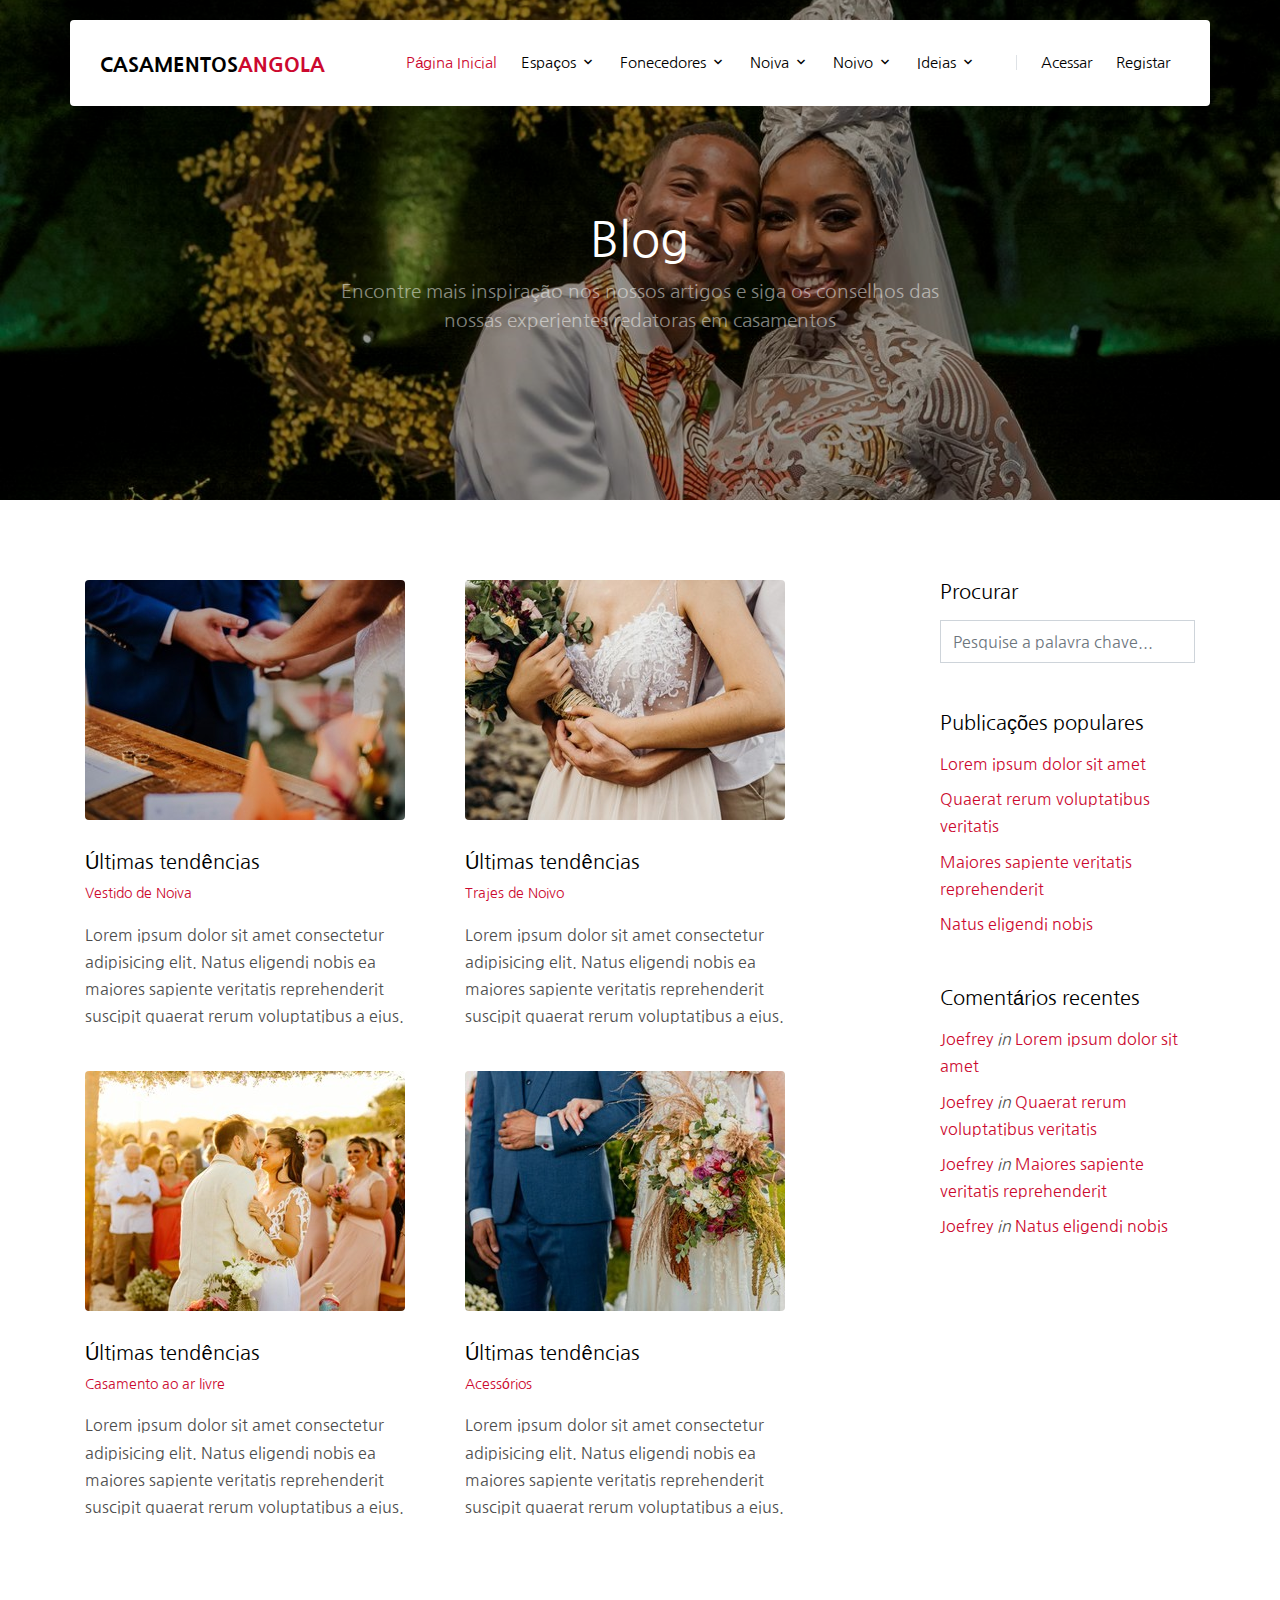
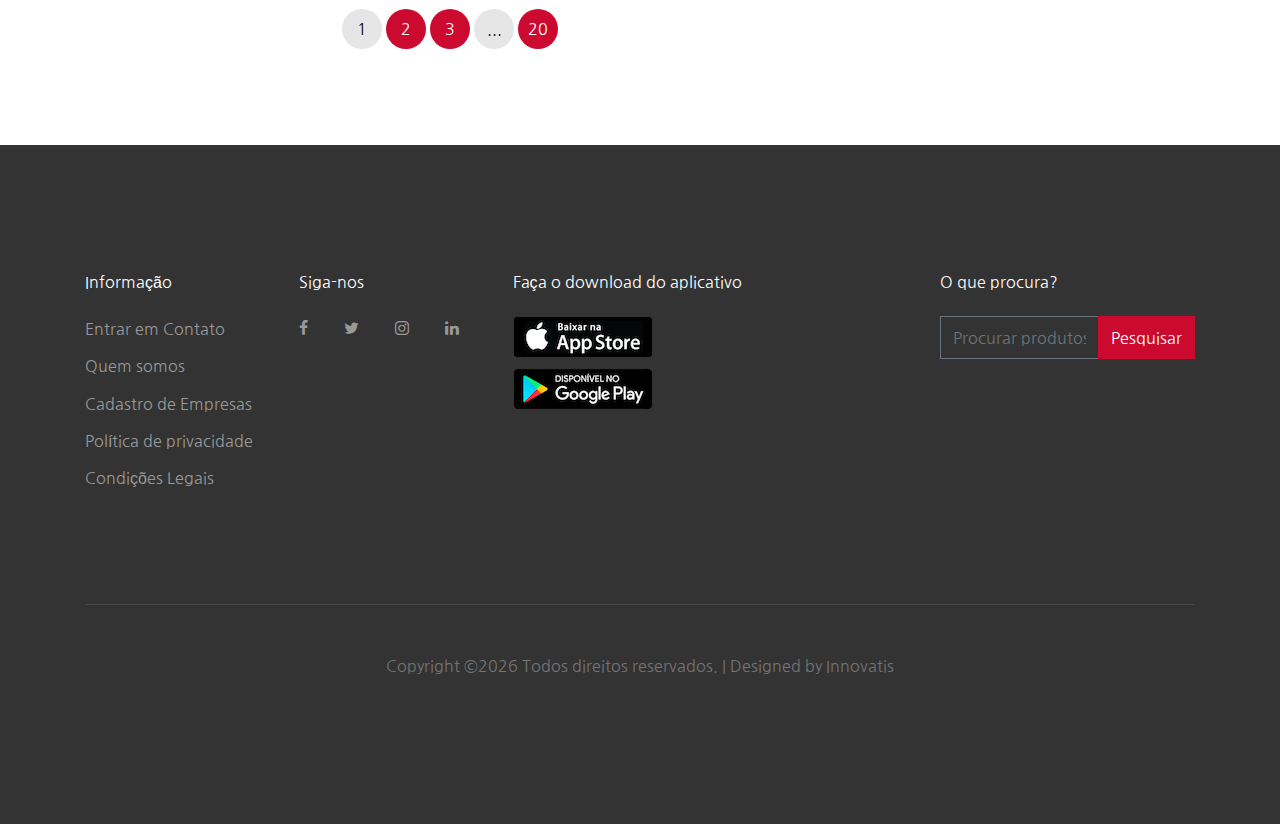
<file: blog.html>
<!DOCTYPE html>
<html lang="en">
  <head>
    <title>Casamentos Angola</title>
    <meta charset="utf-8">
    <meta name="viewport" content="width=device-width, initial-scale=1, shrink-to-fit=no">

    <link href="https://fonts.googleapis.com/css?family=Nanum+Gothic:400,700,800" rel="stylesheet">
    <link rel="stylesheet" href="fonts/icomoon/style.css">

    <link rel="stylesheet" href="css/bootstrap.min.css">
    <link rel="stylesheet" href="css/magnific-popup.css">
    <link rel="stylesheet" href="css/jquery-ui.css">
    <link rel="stylesheet" href="css/owl.carousel.min.css">
    <link rel="stylesheet" href="css/owl.theme.default.min.css">

    <link rel="stylesheet" href="css/bootstrap-datepicker.css">

    <link rel="stylesheet" href="fonts/flaticon/font/flaticon.css">

    <link rel="stylesheet" href="css/aos.css">
    <link rel="stylesheet" href="css/rangeslider.css">

    <link rel="stylesheet" href="css/style.css">
    
  </head>
  <body>
  
  <div class="site-wrap">

    <div class="site-mobile-menu">
      <div class="site-mobile-menu-header">
        <div class="site-mobile-menu-close mt-3">
          <span class="icon-close2 js-menu-toggle"></span>
        </div>
      </div>
      <div class="site-mobile-menu-body"></div>
    </div>
    
    <header class="site-navbar container py-0 bg-white" role="banner">

      <!-- <div class="container"> -->
        <div class="row align-items-center">
          
          <div class="col-6 col-xl-2">
            <h1 class="mb-0 site-logo"><a href="index.html" class="text-black mb-0">Casamentos<span class="text-primary">Angola</span>  </a></h1>
          </div>
          <div class="col-12 col-md-10 d-none d-xl-block">
            <nav class="site-navigation position-relative text-right" role="navigation">

              
              <ul class="site-menu js-clone-nav mr-auto d-none d-lg-block">
                <li class="active"><a href="index.html">Página Inicial</a></li>
                
                  
                  <li class="has-children">
                  <a href="#">Espaços</a>
                  <ul class="dropdown">
                    <li><a href="#">Fazenda </a></li>
                    <li><a href="#">Chácara </a></li>
                    <li><a href="#">Restaurante </a></li>
                    <li><a href="#">Salão </a></li>
                    <li><a href="#">Casa para casamento</a></li>
                    <li><a href="#">Casamentos na praia</a></li>
                    <li><a href="#">PROMOÇÕES</a></li>                   
                  </ul>
                </li>
                  
                  
                  
                  <li class="has-children">
                  <a href="listagens.html">Fonecedores</a>
                  <ul class="dropdown">
                    <li><a href="#">Convites </a></li>
                    <li><a href="#">Lembranças </a></li>
                    <li><a href="#">Mesas e cadeiras </a></li>
                    <li><a href="#">Fotografia/filmagem </a></li>
                    <li><a href="#">Salão </a></li>
                    <li><a href="#">Casamentos na praia</a></li>
                    <li><a href="#">Música/animação</a></li>
                    <li><a href="#">Carros</a></li>
                    <li><a href="#">Decoração</a></li>
                    <li><a href="#">Tendas</a></li>
                    <li><a href="#">Florista</a></li>
                    <li><a href="#">Cerimonialista</a></li>
                    <li><a href="#">Lua de mel</a></li>
                    <li><a href="#">Bolo/doces/salgados</a></li>
                    <li><a href="#">Bebidas</a></li>
                    <li><a href="#">Celebrante</a></li>
                    <li><a href="#">PROMOÇÕES</a></li>                   
                  </ul>
                </li>
                  
                  
                  
                      
                  <li class="has-children">
                  <a href="#">Noiva</a>
                  <ul class="dropdown">
                    <li><a href="#">Atelier</a></li>
                    <li><a href="#">Loja de roupa</a></li>
                    <li><a href="#">Aluguer de roupa</a></li>
                    <li><a href="#">Assessórios</a></li>
                    <li><a href="#">Aliança</a></li>
                    <li><a href="#">Beleza</a></li>
                    <li><a href="#">Roupa para festa</a></li>
                    <li><a href="#">Trajes para madrinha</a></li>
                    <li><a href="#">PROMOÇÕES</a></li>                   
                  </ul>
                </li>
                  
                  
                  
                    <li class="has-children">
                  <a href="#">Noivo</a>
                  <ul class="dropdown">
                    <li><a href="#">Atelier</a></li>
                    <li><a href="#">Loja de roupa</a></li>
                    <li><a href="#">Aluguer de roupa</a></li>
                    <li><a href="#">Assessórios</a></li>
                    <li><a href="#">Aliança</a></li>
                    <li><a href="#">Cuidado masculino</a></li>
                    <li><a href="#">Roupa para festa</a></li>
                    <li><a href="#">Trajes para padrinho</a></li>
                    <li><a href="#">PROMOÇÕES</a></li>                   
                  </ul>
                </li>
                  
                  
                  
                  
                         <li class="has-children">
                  <a href="#">Ideias</a>
                  <ul class="dropdown">
                    <li><a href="#">Antes do casamento</a></li>
                    <li><a href="#">A cerimônia do casamento</a></li>
                    <li><a href="#">A recepção</a></li>
                    <li><a href="#">Os serviços para seu casamento</a></li>
                    <li><a href="#">Moda nupcial</a></li>
                    <li><a href="#">Beleza e saúde</a></li>
                    <li><a href="#">Lua de mel</a></li>
                    <li><a href="#">Depois do casamento</a></li>
                 </ul>
                </li>
                  
                  
             
                  
                 
                <li class="ml-xl-3 login"><a href="login.html"><span class="border-left pl-xl-4"></span>Acessar</a></li>
                <li><a href="registar.html">Registar</a></li>
             
              </ul>
            </nav>
          </div>


          <div class="d-inline-block d-xl-none ml-auto py-3 col-6 text-right" style="position: relative; top: 3px;">
            <a href="#" class="site-menu-toggle js-menu-toggle text-black"><span class="icon-menu h3"></span></a>
          </div>

        </div>
      <!-- </div> -->
      
    </header>

  
    
    <div class="site-blocks-cover inner-page-cover overlay" style="background-image: url(images/img12.jpg);" data-aos="fade" data-stellar-background-ratio="0.5">
      <div class="container">
        <div class="row align-items-center justify-content-center text-center">

          <div class="col-md-10" data-aos="fade-up" data-aos-delay="400">
            
            
            <div class="row justify-content-center mt-5">
              <div class="col-md-8 text-center">
                <h1>Blog</h1>
                <p class="mb-0">Encontre mais inspiração nos nossos artigos e siga os conselhos das nossas experientes redatoras em casamentos</p>
              </div>
            </div>

            
          </div>
        </div>
      </div>
    </div>  

    <div class="site-section">
      <div class="container">
        <div class="row">

          <div class="col-md-8">

            <div class="row mb-3 align-items-stretch">

              <div class="col-md-6 col-lg-6 mb-4 mb-lg-4">
                <div class="h-entry">
                  <img src="images/t10_1655167.jpg" alt="Image" class="img-fluid rounded">
                  <h2 class="font-size-regular"><a href="#" class="text-black">Últimas tendências</a></h2>
                  <div class="meta mb-3"><a href="#">Vestido de Noiva</a></div>
                  <p>Lorem ipsum dolor sit amet consectetur adipisicing elit. Natus eligendi nobis ea maiores sapiente veritatis reprehenderit suscipit quaerat rerum voluptatibus a eius.</p>
                </div> 
              </div>
              <div class="col-md-6 col-lg-6 mb-4 mb-lg-4">
                <div class="h-entry">
                  <img src="images/t10_1851866.jpg" alt="Image" class="img-fluid rounded">
                  <h2 class="font-size-regular"><a href="#" class="text-black">Últimas tendências</a></h2>
                  <div class="meta mb-3"> <a href="#">Trajes de Noivo</a></div>
                  <p>Lorem ipsum dolor sit amet consectetur adipisicing elit. Natus eligendi nobis ea maiores sapiente veritatis reprehenderit suscipit quaerat rerum voluptatibus a eius.</p>
                </div> 
              </div>
              <div class="col-md-6 col-lg-6 mb-4 mb-lg-4">
                <div class="h-entry">
                  <img src="images/t10_1949661.jpg" alt="Image" class="img-fluid rounded">
                  <h2 class="font-size-regular"><a href="#" class="text-black">Últimas tendências</a></h2>
                  <div class="meta mb-3"> <a href="#">Casamento ao ar livre</a></div>
                  <p>Lorem ipsum dolor sit amet consectetur adipisicing elit. Natus eligendi nobis ea maiores sapiente veritatis reprehenderit suscipit quaerat rerum voluptatibus a eius.</p>
                </div>
              </div>


              <div class="col-md-6 col-lg-6 mb-4 mb-lg-4">
                <div class="h-entry">
                  <img src="images/t10_1943935.jpg" alt="Image" class="img-fluid rounded">
                  <h2 class="font-size-regular"><a href="#" class="text-black">Últimas tendências</a></h2>
                  <div class="meta mb-3"><a href="#">Acessórios</a></div>
                  <p>Lorem ipsum dolor sit amet consectetur adipisicing elit. Natus eligendi nobis ea maiores sapiente veritatis reprehenderit suscipit quaerat rerum voluptatibus a eius.</p>
                </div> 
              </div>
              

              
            </div>


            <div class="col-12 text-center mt-5">
              <p class="custom-pagination">
                <span>1</span>
                <a href="#">2</a>
                <a href="#">3</a>
                <span>...</span>
                <a href="#">20</a>
              </p>
            </div>
          </div>

          <div class="col-md-3 ml-auto">
            <div class="mb-5">
              <h3 class="h5 text-black mb-3">Procurar</h3>
              <form action="#" method="post">
                <div class="form-group d-flex">
                  <input type="text" class="form-control" placeholder="Pesquise a palavra chave...">
                </div>
              </form>
            </div>

            <div class="mb-5">
              <h3 class="h5 text-black mb-3">Publicações populares</h3>
              <ul class="list-unstyled">
                <li class="mb-2"><a href="#">Lorem ipsum dolor sit amet</a></li>
                <li class="mb-2"><a href="#">Quaerat rerum voluptatibus veritatis</a></li>
                <li class="mb-2"><a href="#">Maiores sapiente veritatis reprehenderit</a></li>
                <li class="mb-2"><a href="#">Natus eligendi nobis</a></li>
              </ul>
            </div>

            <div class="mb-5">
              <h3 class="h5 text-black mb-3">Comentários recentes</h3>
              <ul class="list-unstyled">
                <li class="mb-2"><a href="#">Joefrey</a> <em>in</em> <a href="#">Lorem ipsum dolor sit amet</a></li>
                <li class="mb-2"><a href="#">Joefrey</a> <em>in</em> <a href="#">Quaerat rerum voluptatibus veritatis</a></li>
                <li class="mb-2"><a href="#">Joefrey</a> <em>in</em> <a href="#">Maiores sapiente veritatis reprehenderit</a></li>
                <li class="mb-2"><a href="#">Joefrey</a> <em>in</em> <a href="#">Natus eligendi nobis</a></li>
              </ul>
            </div>

          </div>
          
        </div>
      </div>
    </div>



    
    
    <footer class="site-footer">
      <div class="container">
        <div class="row">
          <div class="col-md-9">
            <div class="row">                
              
              <div class="col-md-3">
                <h2 class="footer-heading mb-4">Informação</h2>
                <ul class="list-unstyled">
                  <li><a href="contactos.html">Entrar em Contato</a></li>
                  <li><a href="quem_somos.html">Quem somos</a></li>
                  <li><a href="#">Cadastro de Empresas</a></li>
                  <li><a href="#">Política de privacidade</a></li>
                  <li><a href="#">Condições Legais</a></li>
              </ul>
              </div>
                
                        
              <div class="col-md-3">
                <h2 class="footer-heading mb-4">Siga-nos</h2>
                <a href="#" class="pl-0 pr-3"><span class="icon-facebook"></span></a>
                <a href="#" class="pl-3 pr-3"><span class="icon-twitter"></span></a>
                <a href="#" class="pl-3 pr-3"><span class="icon-instagram"></span></a>
                <a href="#" class="pl-3 pr-3"><span class="icon-linkedin"></span></a>
              </div>
                
           
                 <div class="col-md-6">
                <h2 class="footer-heading mb-4">Faça o download do aplicativo</h2>
                  <ul class="list-unstyled">
                      
                      <li><img src="./images/appstore.png" alt="Image" class="img-fluid rounded"></li>
                      <li><img src="./images/googleplay.png" alt="Image" class="img-fluid rounded"></li>

                </ul>

              </div> 
     
            </div>
          </div>
                        
          <div class="col-md-3">
            <h2 class="footer-heading mb-4">O que procura?</h2>
            <form action="#" method="post">
              <div class="input-group mb-3">
                <input type="text" class="form-control border-secondary text-white bg-transparent" placeholder="Procurar produtos..." aria-label="Enter Email" aria-describedby="button-addon2">
                <div class="input-group-append">
                  <button class="btn btn-primary text-white" type="button" id="button-addon2">Pesquisar</button>
                </div>
              </div>
            </form>
          </div>

        </div>
        <div class="row pt-5 mt-5 text-center">
          <div class="col-md-12">
            <div class="border-top pt-5">
            <p>
            <!-- Link back to Colorlib can't be removed. Template is licensed under CC BY 3.0. -->
            Copyright &copy;<script>document.write(new Date().getFullYear());</script> Todos direitos reservados. | Designed by Innovatis
            <!-- Link back to Colorlib can't be removed. Template is licensed under CC BY 3.0. -->
            </p>
            </div>
          </div>
          
        </div>
      </div>
    </footer>
  </div>

  <script src="js/jquery-3.3.1.min.js"></script>
  <script src="js/jquery-migrate-3.0.1.min.js"></script>
  <script src="js/jquery-ui.js"></script>
  <script src="js/popper.min.js"></script>
  <script src="js/bootstrap.min.js"></script>
  <script src="js/owl.carousel.min.js"></script>
  <script src="js/jquery.stellar.min.js"></script>
  <script src="js/jquery.countdown.min.js"></script>
  <script src="js/jquery.magnific-popup.min.js"></script>
  <script src="js/bootstrap-datepicker.min.js"></script>
  <script src="js/aos.js"></script>
  <script src="js/rangeslider.min.js"></script>

  <script src="js/main.js"></script>
    
  </body>
</html>
</file>
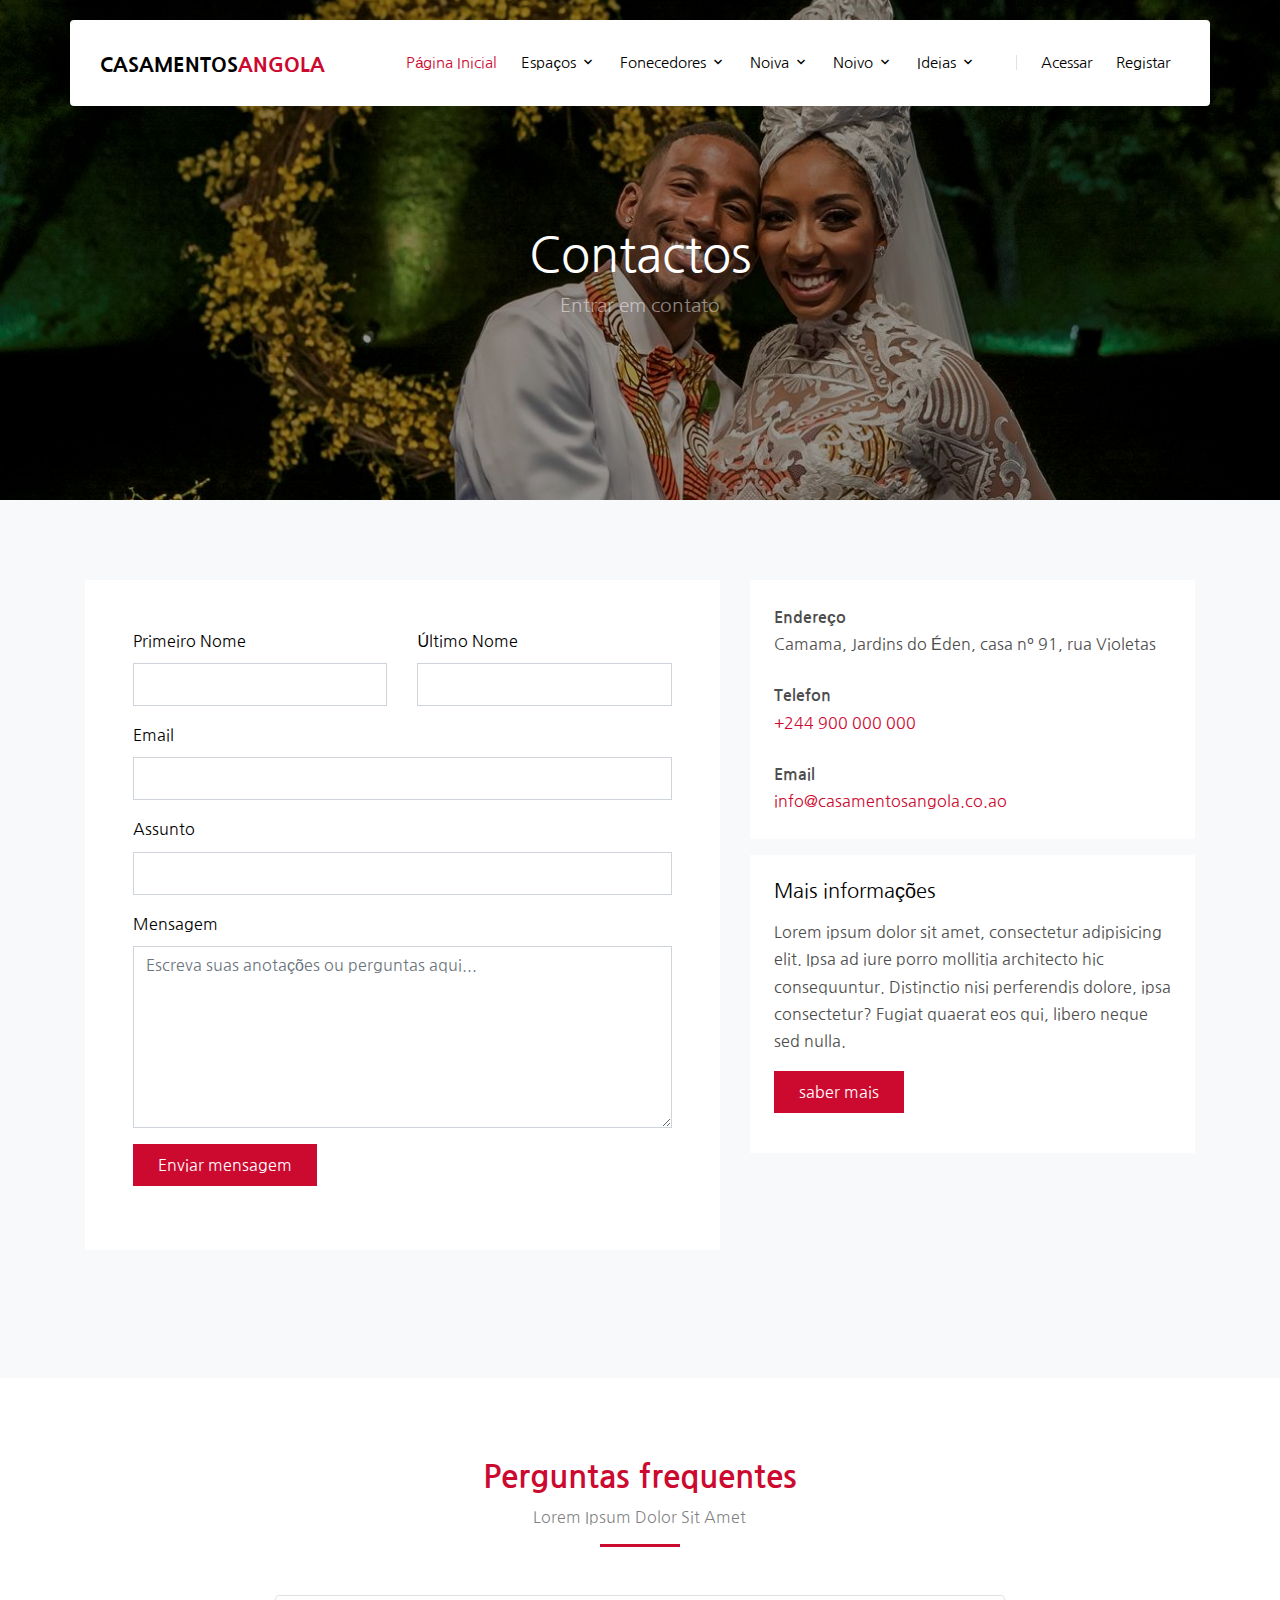
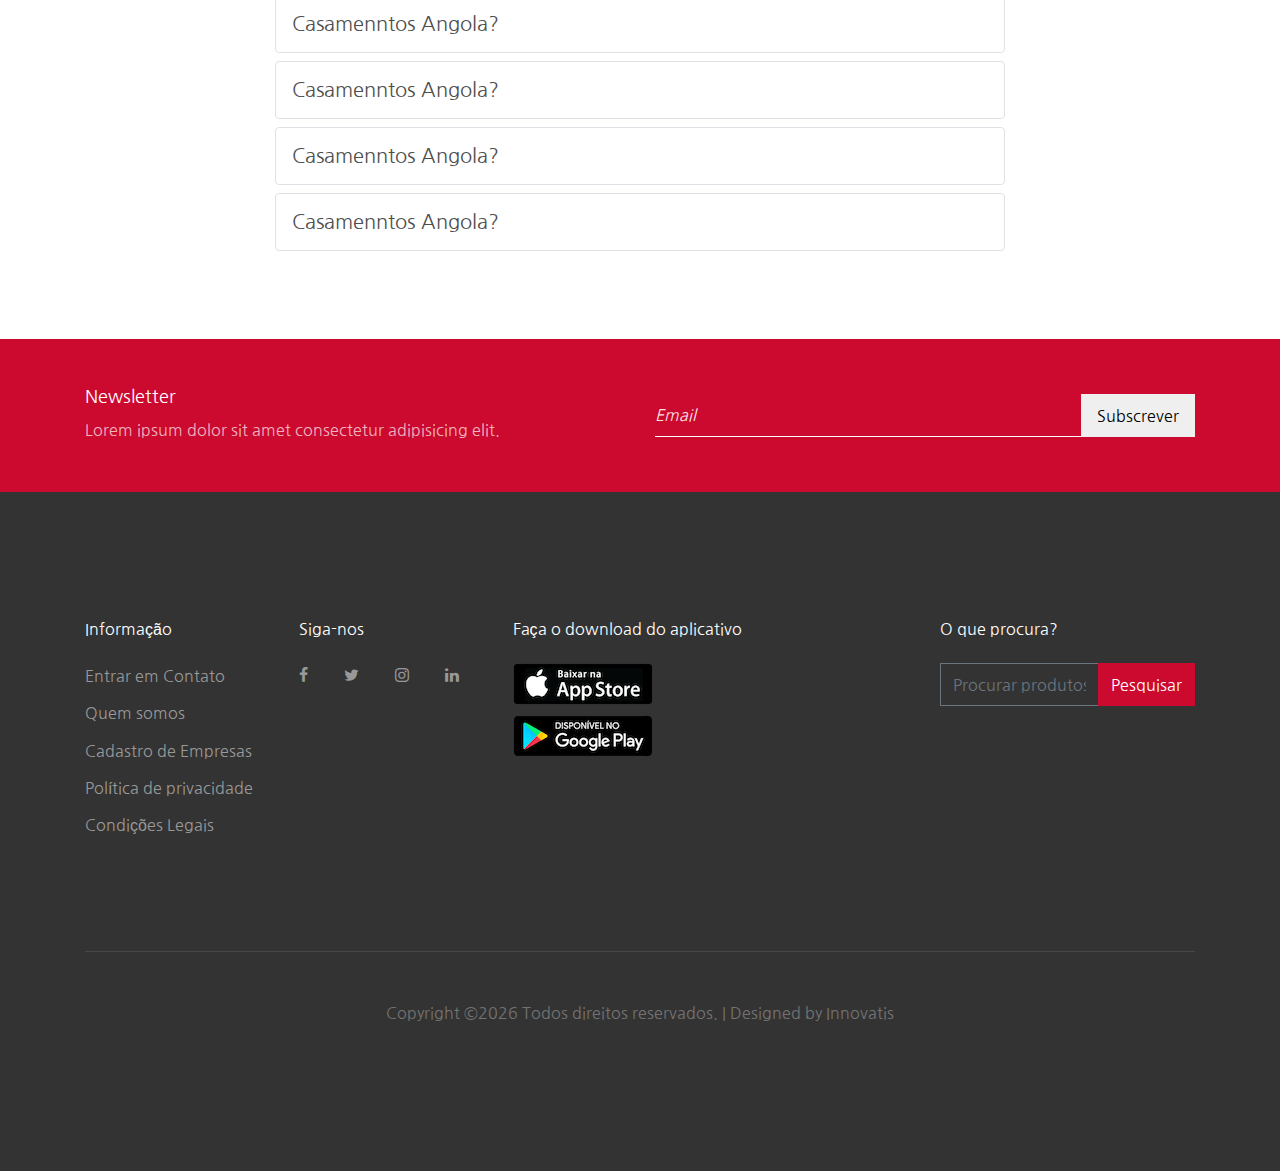
<file: contactos.html>
<!DOCTYPE html>
<html lang="en">
  <head>
    <title>Casamentos Angola</title>
    <meta charset="utf-8">
    <meta name="viewport" content="width=device-width, initial-scale=1, shrink-to-fit=no">

    <link href="https://fonts.googleapis.com/css?family=Nanum+Gothic:400,700,800" rel="stylesheet">
    <link rel="stylesheet" href="fonts/icomoon/style.css">

    <link rel="stylesheet" href="css/bootstrap.min.css">
    <link rel="stylesheet" href="css/magnific-popup.css">
    <link rel="stylesheet" href="css/jquery-ui.css">
    <link rel="stylesheet" href="css/owl.carousel.min.css">
    <link rel="stylesheet" href="css/owl.theme.default.min.css">

    <link rel="stylesheet" href="css/bootstrap-datepicker.css">

    <link rel="stylesheet" href="fonts/flaticon/font/flaticon.css">

    <link rel="stylesheet" href="css/aos.css">
    <link rel="stylesheet" href="css/rangeslider.css">

    <link rel="stylesheet" href="css/style.css">
    
  </head>
  <body>
  
  <div class="site-wrap">

    <div class="site-mobile-menu">
      <div class="site-mobile-menu-header">
        <div class="site-mobile-menu-close mt-3">
          <span class="icon-close2 js-menu-toggle"></span>
        </div>
      </div>
      <div class="site-mobile-menu-body"></div>
    </div>
    
    <header class="site-navbar container py-0 bg-white" role="banner">

      <!-- <div class="container"> -->
            <div class="row align-items-center">
          
          <div class="col-6 col-xl-2">
            <h1 class="mb-0 site-logo"><a href="index.html" class="text-black mb-0">Casamentos<span class="text-primary">Angola</span>  </a></h1>
          </div>
          <div class="col-12 col-md-10 d-none d-xl-block">
            <nav class="site-navigation position-relative text-right" role="navigation">

              <ul class="site-menu js-clone-nav mr-auto d-none d-lg-block">
                <li class="active"><a href="index.html">Página Inicial</a></li>
                
                  
                  <li class="has-children">
                  <a href="#">Espaços</a>
                  <ul class="dropdown">
                    <li><a href="#">Fazenda </a></li>
                    <li><a href="#">Chácara </a></li>
                    <li><a href="#">Restaurante </a></li>
                    <li><a href="#">Salão </a></li>
                    <li><a href="#">Casa para casamento</a></li>
                    <li><a href="#">Casamentos na praia</a></li>
                    <li><a href="#">PROMOÇÕES</a></li>                   
                  </ul>
                </li>
                  
                  
                  
                  <li class="has-children">
                  <a href="listagens.html">Fonecedores</a>
                  <ul class="dropdown">
                    <li><a href="#">Convites </a></li>
                    <li><a href="#">Lembranças </a></li>
                    <li><a href="#">Mesas e cadeiras </a></li>
                    <li><a href="#">Fotografia/filmagem </a></li>
                    <li><a href="#">Salão </a></li>
                    <li><a href="#">Casamentos na praia</a></li>
                    <li><a href="#">Música/animação</a></li>
                    <li><a href="#">Carros</a></li>
                    <li><a href="#">Decoração</a></li>
                    <li><a href="#">Tendas</a></li>
                    <li><a href="#">Florista</a></li>
                    <li><a href="#">Cerimonialista</a></li>
                    <li><a href="#">Lua de mel</a></li>
                    <li><a href="#">Bolo/doces/salgados</a></li>
                    <li><a href="#">Bebidas</a></li>
                    <li><a href="#">Celebrante</a></li>
                    <li><a href="#">PROMOÇÕES</a></li>                   
                  </ul>
                </li>
                  
                  
                  
                      
                  <li class="has-children">
                  <a href="#">Noiva</a>
                  <ul class="dropdown">
                    <li><a href="#">Atelier</a></li>
                    <li><a href="#">Loja de roupa</a></li>
                    <li><a href="#">Aluguer de roupa</a></li>
                    <li><a href="#">Assessórios</a></li>
                    <li><a href="#">Aliança</a></li>
                    <li><a href="#">Beleza</a></li>
                    <li><a href="#">Roupa para festa</a></li>
                    <li><a href="#">Trajes para madrinha</a></li>
                    <li><a href="#">PROMOÇÕES</a></li>                   
                  </ul>
                </li>
                  
                  
                  
                    <li class="has-children">
                  <a href="#">Noivo</a>
                  <ul class="dropdown">
                    <li><a href="#">Atelier</a></li>
                    <li><a href="#">Loja de roupa</a></li>
                    <li><a href="#">Aluguer de roupa</a></li>
                    <li><a href="#">Assessórios</a></li>
                    <li><a href="#">Aliança</a></li>
                    <li><a href="#">Cuidado masculino</a></li>
                    <li><a href="#">Roupa para festa</a></li>
                    <li><a href="#">Trajes para padrinho</a></li>
                    <li><a href="#">PROMOÇÕES</a></li>                   
                  </ul>
                </li>
                  
                  
                  
                  
                         <li class="has-children">
                  <a href="#">Ideias</a>
                  <ul class="dropdown">
                    <li><a href="#">Antes do casamento</a></li>
                    <li><a href="#">A cerimônia do casamento</a></li>
                    <li><a href="#">A recepção</a></li>
                    <li><a href="#">Os serviços para seu casamento</a></li>
                    <li><a href="#">Moda nupcial</a></li>
                    <li><a href="#">Beleza e saúde</a></li>
                    <li><a href="#">Lua de mel</a></li>
                    <li><a href="#">Depois do casamento</a></li>
                 </ul>
                </li>
                  
                  
             
                  
                 
                <li class="ml-xl-3 login"><a href="login.html"><span class="border-left pl-xl-4"></span>Acessar</a></li>
                <li><a href="registar.html">Registar</a></li>
             </ul>
            </nav>
          </div>


          <div class="d-inline-block d-xl-none ml-auto py-3 col-6 text-right" style="position: relative; top: 3px;">
            <a href="#" class="site-menu-toggle js-menu-toggle text-black"><span class="icon-menu h3"></span></a>
          </div>

        </div>
      <!-- </div> -->
      
    </header>

  
    
    <div class="site-blocks-cover inner-page-cover overlay" style="background-image: url(images/img12.jpg);" data-aos="fade" data-stellar-background-ratio="0.5">
      <div class="container">
        <div class="row align-items-center justify-content-center text-center">

          <div class="col-md-10" data-aos="fade-up" data-aos-delay="400">
            
            
            <div class="row justify-content-center mt-5">
              <div class="col-md-8 text-center">
                <h1>Contactos</h1>
                <p class="mb-0">Entrar em contato</p>
              </div>
            </div>

            
          </div>
        </div>
      </div>
    </div>  

    <div class="site-section bg-light">
      <div class="container">
        <div class="row">
          <div class="col-md-7 mb-5"  data-aos="fade">

            

            <form action="#" class="p-5 bg-white">
             

              <div class="row form-group">
                <div class="col-md-6 mb-3 mb-md-0">
                  <label class="text-black" for="fname">Primeiro Nome</label>
                  <input type="text" id="fname" class="form-control">
                </div>
                <div class="col-md-6">
                  <label class="text-black" for="lname">Último Nome</label>
                  <input type="text" id="lname" class="form-control">
                </div>
              </div>

              <div class="row form-group">
                
                <div class="col-md-12">
                  <label class="text-black" for="email">Email</label> 
                  <input type="email" id="email" class="form-control">
                </div>
              </div>

              <div class="row form-group">
                
                <div class="col-md-12">
                  <label class="text-black" for="subject">Assunto</label> 
                  <input type="subject" id="subject" class="form-control">
                </div>
              </div>

              <div class="row form-group">
                <div class="col-md-12">
                  <label class="text-black" for="message">Mensagem</label> 
                  <textarea name="message" id="message" cols="30" rows="7" class="form-control" placeholder="Escreva suas anotações ou perguntas aqui..."></textarea>
                </div>
              </div>

              <div class="row form-group">
                <div class="col-md-12">
                  <input type="submit" value="Enviar mensagem" class="btn btn-primary py-2 px-4 text-white">
                </div>
              </div>

  
            </form>
          </div>
          <div class="col-md-5"  data-aos="fade" data-aos-delay="100">
            
            <div class="p-4 mb-3 bg-white">
              <p class="mb-0 font-weight-bold">Endereço</p>
              <p class="mb-4">Camama, Jardins do Éden, casa nº 91, rua Violetas</p>

              <p class="mb-0 font-weight-bold">Telefon</p>
              <p class="mb-4"><a href="#">+244 900 000 000</a></p>

              <p class="mb-0 font-weight-bold">Email </p>
              <p class="mb-0"><a href="#">info@casamentosangola.co.ao</a></p>

            </div>
            
            <div class="p-4 mb-3 bg-white">
              <h3 class="h5 text-black mb-3">Mais informações</h3>
              <p>Lorem ipsum dolor sit amet, consectetur adipisicing elit. Ipsa ad iure porro mollitia architecto hic consequuntur. Distinctio nisi perferendis dolore, ipsa consectetur? Fugiat quaerat eos qui, libero neque sed nulla.</p>
              <p><a href="quem_somos.html" class="btn btn-primary px-4 py-2 text-white">saber mais</a></p>
            </div>

          </div>
        </div>
      </div>
    </div>

    <div class="site-section">
      <div class="container">
        <div class="row justify-content-center mb-5">
          <div class="col-md-7 text-center border-primary">
            <h2 class="font-weight-light text-primary">Perguntas frequentes</h2>
            <p class="color-black-opacity-5">Lorem Ipsum Dolor Sit Amet</p>
          </div>
        </div>


        <div class="row justify-content-center">
          <div class="col-8">
            <div class="border p-3 rounded mb-2">
              <a data-toggle="collapse" href="#collapse-1" role="button" aria-expanded="false" aria-controls="collapse-1" class="accordion-item h5 d-block mb-0">Casamenntos Angola?</a>

              <div class="collapse" id="collapse-1">
                <div class="pt-2">
                  <p class="mb-0">Lorem ipsum dolor sit amet, consectetur adipisicing elit. Corrupti esse voluptates deleniti, ratione, suscipit quam cumque beatae, enim mollitia voluptatum velit excepturi possimus odio dolore molestiae officiis aspernatur provident praesentium.</p>
                </div>
              </div>
            </div>

            <div class="border p-3 rounded mb-2">
              <a data-toggle="collapse" href="#collapse-4" role="button" aria-expanded="false" aria-controls="collapse-4" class="accordion-item h5 d-block mb-0">Casamenntos Angola?</a>

              <div class="collapse" id="collapse-4">
                <div class="pt-2">
                  <p class="mb-0">Lorem ipsum dolor sit amet, consectetur adipisicing elit. Corrupti esse voluptates deleniti, ratione, suscipit quam cumque beatae, enim mollitia voluptatum velit excepturi possimus odio dolore molestiae officiis aspernatur provident praesentium.</p>
                </div>
              </div>
            </div>

            <div class="border p-3 rounded mb-2">
              <a data-toggle="collapse" href="#collapse-2" role="button" aria-expanded="false" aria-controls="collapse-2" class="accordion-item h5 d-block mb-0">Casamenntos Angola?</a>

              <div class="collapse" id="collapse-2">
                <div class="pt-2">
                  <p class="mb-0">Lorem ipsum dolor sit amet, consectetur adipisicing elit. Corrupti esse voluptates deleniti, ratione, suscipit quam cumque beatae, enim mollitia voluptatum velit excepturi possimus odio dolore molestiae officiis aspernatur provident praesentium.</p>
                </div>
              </div>
            </div>

            <div class="border p-3 rounded mb-2">
              <a data-toggle="collapse" href="#collapse-3" role="button" aria-expanded="false" aria-controls="collapse-3" class="accordion-item h5 d-block mb-0">Casamenntos Angola?</a>

              <div class="collapse" id="collapse-3">
                <div class="pt-2">
                  <p class="mb-0">Lorem ipsum dolor sit amet, consectetur adipisicing elit. Corrupti esse voluptates deleniti, ratione, suscipit quam cumque beatae, enim mollitia voluptatum velit excepturi possimus odio dolore molestiae officiis aspernatur provident praesentium.</p>
                </div>
              </div>
            </div>
          </div>
          
        </div>
        
      </div>
    </div>


    <div class="newsletter bg-primary py-5">
      <div class="container">
        <div class="row align-items-center">
          <div class="col-md-6">
            <h2>Newsletter</h2>
            <p>Lorem ipsum dolor sit amet consectetur adipisicing elit.</p>
          </div>
          <div class="col-md-6">
            
            <form class="d-flex">
              <input type="text" class="form-control" placeholder="Email">
              <input type="submit" value="Subscrever" class="btn btn-white"> 
            </form>
          </div>
        </div>
      </div>
    </div>
    
    
    <footer class="site-footer">
      <div class="container">
        <div class="row">
          <div class="col-md-9">
            <div class="row">                
              
              <div class="col-md-3">
                <h2 class="footer-heading mb-4">Informação</h2>
                <ul class="list-unstyled">
                  <li><a href="contactos.html">Entrar em Contato</a></li>
                  <li><a href="quem_somos.html">Quem somos</a></li>
                  <li><a href="#">Cadastro de Empresas</a></li>
                  <li><a href="#">Política de privacidade</a></li>
                  <li><a href="#">Condições Legais</a></li>
              </ul>
              </div>
                
                        
              <div class="col-md-3">
                <h2 class="footer-heading mb-4">Siga-nos</h2>
                <a href="#" class="pl-0 pr-3"><span class="icon-facebook"></span></a>
                <a href="#" class="pl-3 pr-3"><span class="icon-twitter"></span></a>
                <a href="#" class="pl-3 pr-3"><span class="icon-instagram"></span></a>
                <a href="#" class="pl-3 pr-3"><span class="icon-linkedin"></span></a>
              </div>
                
           
                 <div class="col-md-6">
                <h2 class="footer-heading mb-4">Faça o download do aplicativo</h2>
                  <ul class="list-unstyled">
                      
                      <li><img src="./images/appstore.png" alt="Image" class="img-fluid rounded"></li>
                      <li><img src="./images/googleplay.png" alt="Image" class="img-fluid rounded"></li>

                </ul>

              </div> 
     
            </div>
          </div>
                        
          <div class="col-md-3">
            <h2 class="footer-heading mb-4">O que procura?</h2>
            <form action="#" method="post">
              <div class="input-group mb-3">
                <input type="text" class="form-control border-secondary text-white bg-transparent" placeholder="Procurar produtos..." aria-label="Enter Email" aria-describedby="button-addon2">
                <div class="input-group-append">
                  <button class="btn btn-primary text-white" type="button" id="button-addon2">Pesquisar</button>
                </div>
              </div>
            </form>
          </div>

        </div>
        <div class="row pt-5 mt-5 text-center">
          <div class="col-md-12">
            <div class="border-top pt-5">
            <p>
            <!-- Link back to Colorlib can't be removed. Template is licensed under CC BY 3.0. -->
            Copyright &copy;<script>document.write(new Date().getFullYear());</script> Todos direitos reservados. | Designed by Innovatis
            <!-- Link back to Colorlib can't be removed. Template is licensed under CC BY 3.0. -->
            </p>
            </div>
          </div>
          
        </div>
      </div>
    </footer>
  </div>

  <script src="js/jquery-3.3.1.min.js"></script>
  <script src="js/jquery-migrate-3.0.1.min.js"></script>
  <script src="js/jquery-ui.js"></script>
  <script src="js/popper.min.js"></script>
  <script src="js/bootstrap.min.js"></script>
  <script src="js/owl.carousel.min.js"></script>
  <script src="js/jquery.stellar.min.js"></script>
  <script src="js/jquery.countdown.min.js"></script>
  <script src="js/jquery.magnific-popup.min.js"></script>
  <script src="js/bootstrap-datepicker.min.js"></script>
  <script src="js/aos.js"></script>
  <script src="js/rangeslider.min.js"></script>

  <script src="js/main.js"></script>
    
  </body>
</html>
</file>
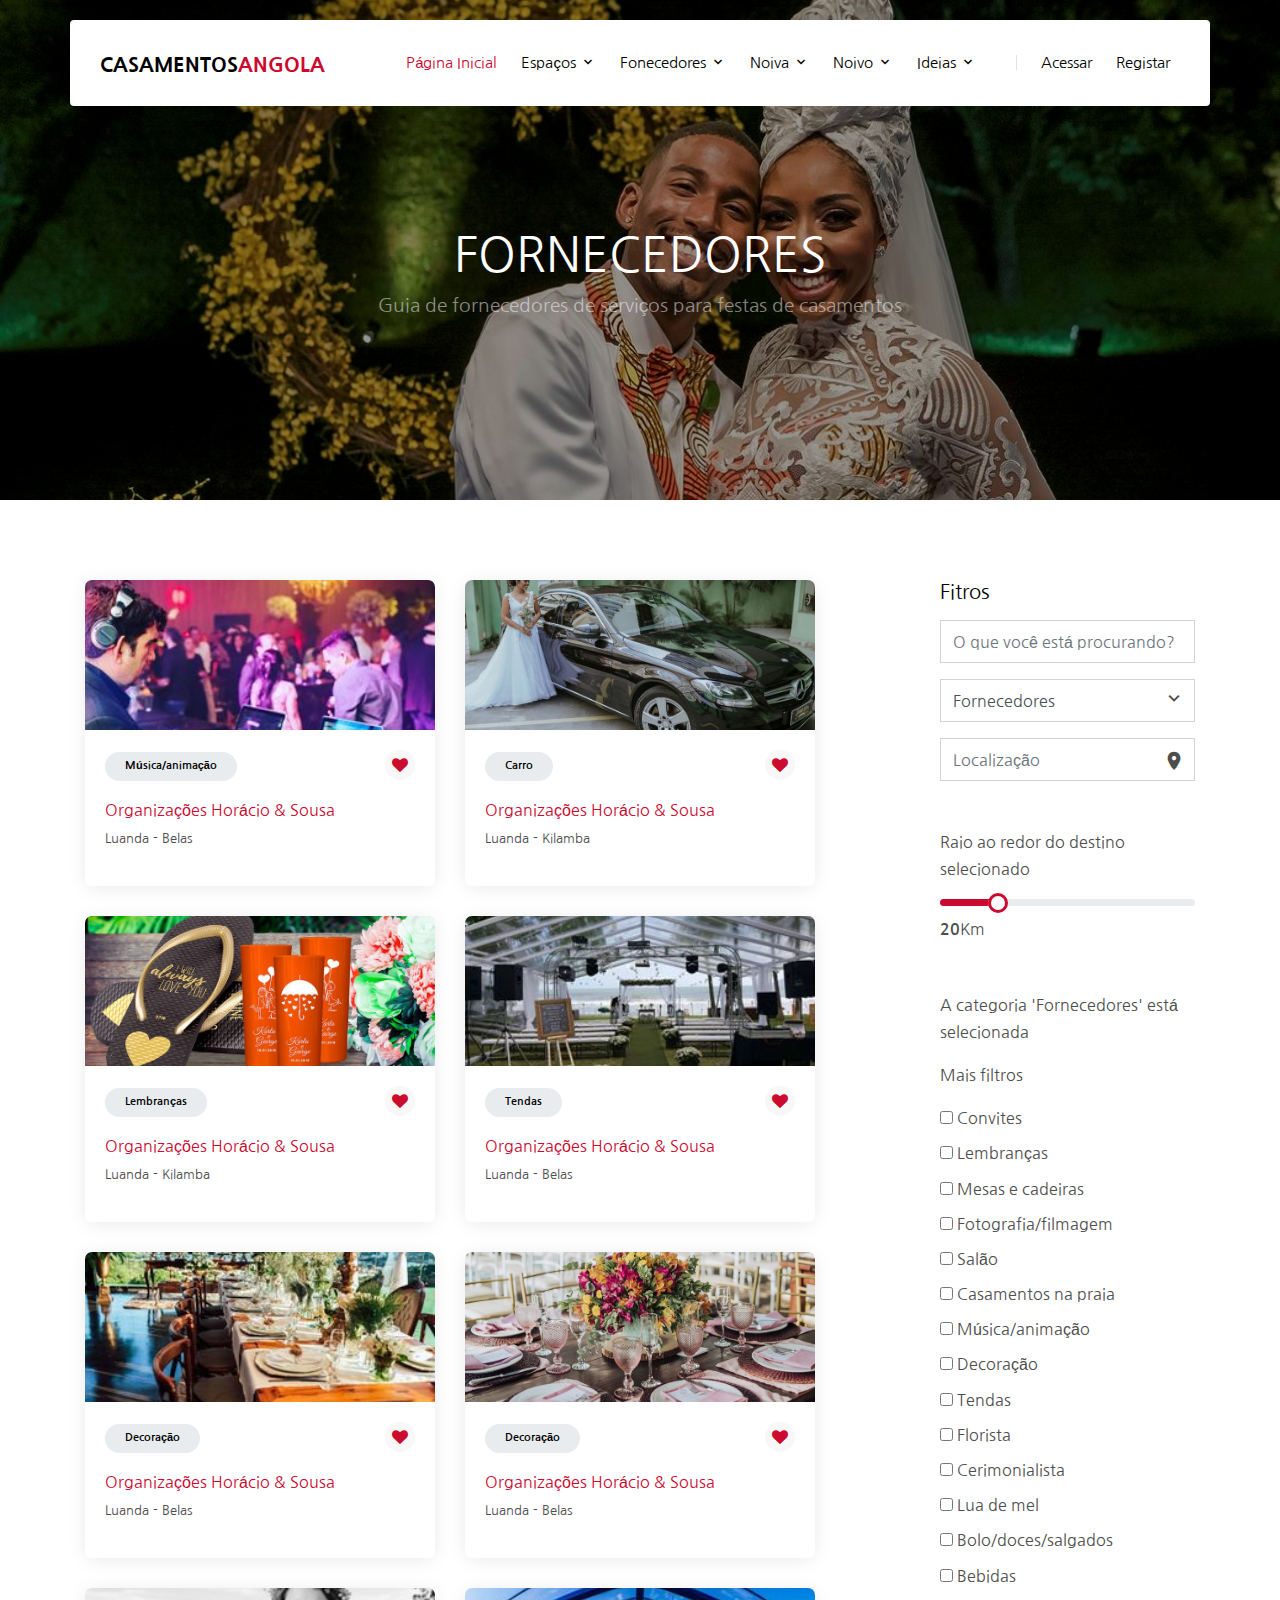
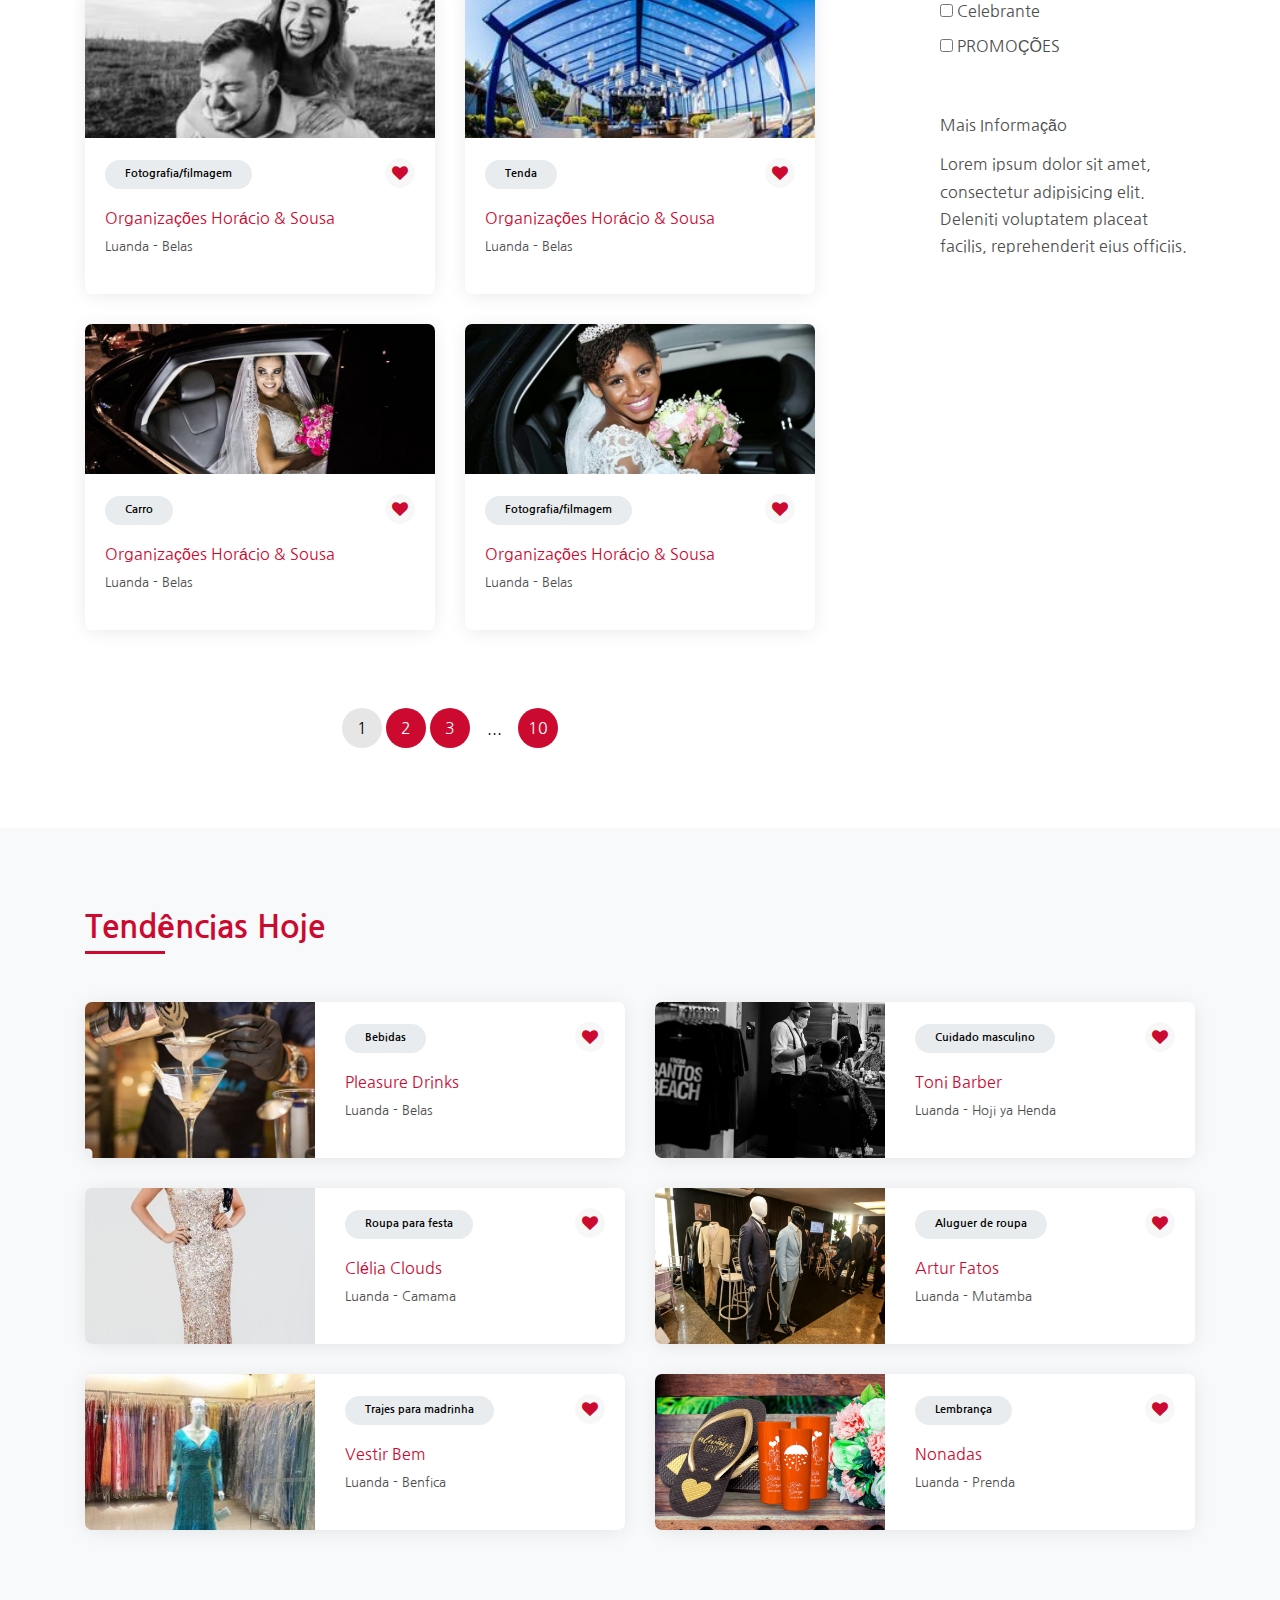
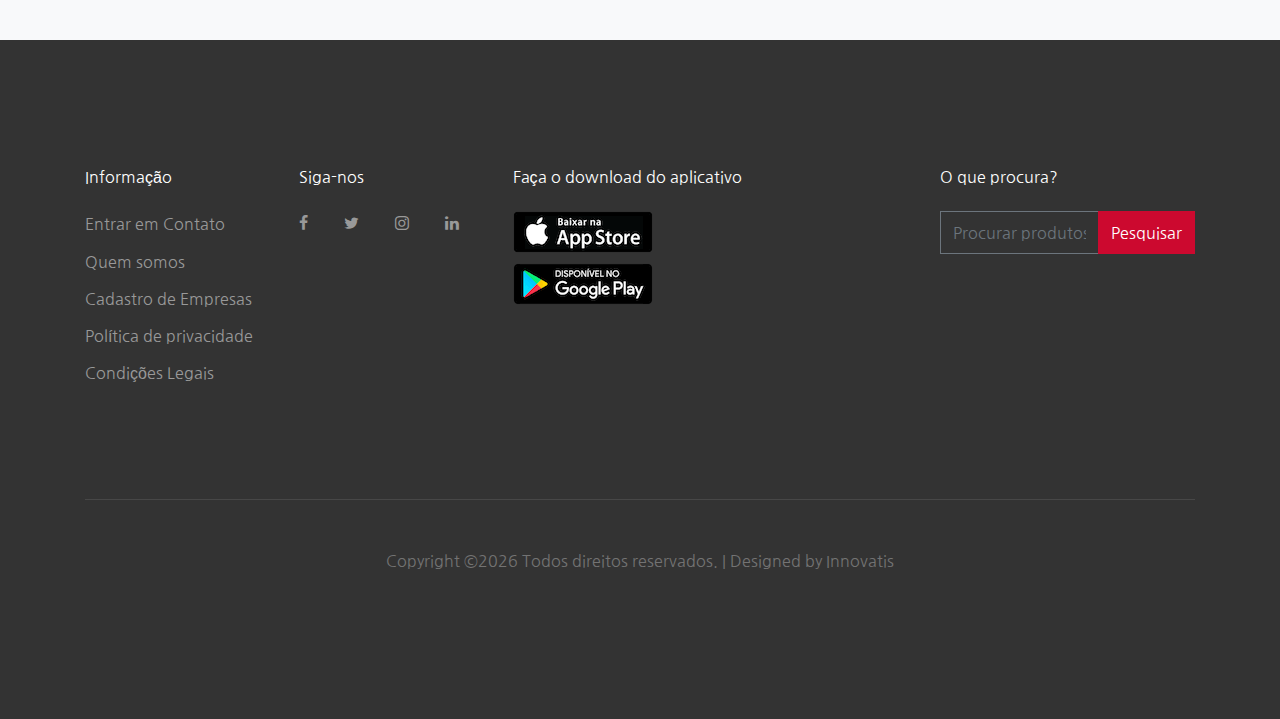
<file: listagens.html>
<!DOCTYPE html>
<html lang="en">
  <head>
    <title>Casamentos Angola</title>
    <meta charset="utf-8">
    <meta name="viewport" content="width=device-width, initial-scale=1, shrink-to-fit=no">

    <link href="https://fonts.googleapis.com/css?family=Nanum+Gothic:400,700,800" rel="stylesheet">
    <link rel="stylesheet" href="fonts/icomoon/style.css">

    <link rel="stylesheet" href="css/bootstrap.min.css">
    <link rel="stylesheet" href="css/magnific-popup.css">
    <link rel="stylesheet" href="css/jquery-ui.css">
    <link rel="stylesheet" href="css/owl.carousel.min.css">
    <link rel="stylesheet" href="css/owl.theme.default.min.css">

    <link rel="stylesheet" href="css/bootstrap-datepicker.css">

    <link rel="stylesheet" href="fonts/flaticon/font/flaticon.css">

    <link rel="stylesheet" href="css/aos.css">
    <link rel="stylesheet" href="css/rangeslider.css">

    <link rel="stylesheet" href="css/style.css">
    
  </head>
  <body>
  
  <div class="site-wrap">

    <div class="site-mobile-menu">
      <div class="site-mobile-menu-header">
        <div class="site-mobile-menu-close mt-3">
          <span class="icon-close2 js-menu-toggle"></span>
        </div>
      </div>
      <div class="site-mobile-menu-body"></div>
    </div>
    
    <header class="site-navbar container py-0 bg-white" role="banner">

      <!-- <div class="container"> -->
          <div class="row align-items-center">
          
          <div class="col-6 col-xl-2">
            <h1 class="mb-0 site-logo"><a href="index.html" class="text-black mb-0">Casamentos<span class="text-primary">Angola</span>  </a></h1>
          </div>
          <div class="col-12 col-md-10 d-none d-xl-block">
            <nav class="site-navigation position-relative text-right" role="navigation">

              <ul class="site-menu js-clone-nav mr-auto d-none d-lg-block">
                <li class="active"><a href="index.html">Página Inicial</a></li>
                
                  
             <li class="has-children">
                  <a href="#">Espaços</a>
                  <ul class="dropdown">
                    <li><a href="#">Fazenda </a></li>
                    <li><a href="#">Chácara </a></li>
                    <li><a href="#">Restaurante </a></li>
                    <li><a href="#">Salão </a></li>
                    <li><a href="#">Casa para casamento</a></li>
                    <li><a href="#">Casamentos na praia</a></li>
                    <li><a href="#">PROMOÇÕES</a></li>                   
                  </ul>
                </li>
                  
                  
                  
                  <li class="has-children">
                  <a href="listagens.html">Fonecedores</a>
                  <ul class="dropdown">
                    <li><a href="#">Convites </a></li>
                    <li><a href="#">Lembranças </a></li>
                    <li><a href="#">Mesas e cadeiras </a></li>
                    <li><a href="#">Fotografia/filmagem </a></li>
                    <li><a href="#">Salão </a></li>
                    <li><a href="#">Casamentos na praia</a></li>
                    <li><a href="#">Música/animação</a></li>
                    <li><a href="#">Carros</a></li>
                    <li><a href="#">Decoração</a></li>
                    <li><a href="#">Tendas</a></li>
                    <li><a href="#">Florista</a></li>
                    <li><a href="#">Cerimonialista</a></li>
                    <li><a href="#">Lua de mel</a></li>
                    <li><a href="#">Bolo/doces/salgados</a></li>
                    <li><a href="#">Bebidas</a></li>
                    <li><a href="#">Celebrante</a></li>
                    <li><a href="#">PROMOÇÕES</a></li>                   
                  </ul>
                </li>
                  
                  
                  
                      
                  <li class="has-children">
                  <a href="#">Noiva</a>
                  <ul class="dropdown">
                    <li><a href="#">Atelier</a></li>
                    <li><a href="#">Loja de roupa</a></li>
                    <li><a href="#">Aluguer de roupa</a></li>
                    <li><a href="#">Assessórios</a></li>
                    <li><a href="#">Aliança</a></li>
                    <li><a href="#">Beleza</a></li>
                    <li><a href="#">Roupa para festa</a></li>
                    <li><a href="#">Trajes para madrinha</a></li>
                    <li><a href="#">PROMOÇÕES</a></li>                   
                  </ul>
                </li>
                  
                  
                  
                    <li class="has-children">
                  <a href="#">Noivo</a>
                  <ul class="dropdown">
                    <li><a href="#">Atelier</a></li>
                    <li><a href="#">Loja de roupa</a></li>
                    <li><a href="#">Aluguer de roupa</a></li>
                    <li><a href="#">Assessórios</a></li>
                    <li><a href="#">Aliança</a></li>
                    <li><a href="#">Cuidado masculino</a></li>
                    <li><a href="#">Roupa para festa</a></li>
                    <li><a href="#">Trajes para padrinho</a></li>
                    <li><a href="#">PROMOÇÕES</a></li>                   
                  </ul>
                </li>
                  
                  
                  
                  
                         <li class="has-children">
                  <a href="#">Ideias</a>
                  <ul class="dropdown">
                    <li><a href="#">Antes do casamento</a></li>
                    <li><a href="#">A cerimônia do casamento</a></li>
                    <li><a href="#">A recepção</a></li>
                    <li><a href="#">Os serviços para seu casamento</a></li>
                    <li><a href="#">Moda nupcial</a></li>
                    <li><a href="#">Beleza e saúde</a></li>
                    <li><a href="#">Lua de mel</a></li>
                    <li><a href="#">Depois do casamento</a></li>
                 </ul>
                </li>
                  
                  
             
                  
                 
                <li class="ml-xl-3 login"><a href="login.html"><span class="border-left pl-xl-4"></span>Acessar</a></li>
                <li><a href="registar.html">Registar</a></li>
           
             </ul>
            </nav>
          </div>


          <div class="d-inline-block d-xl-none ml-auto py-3 col-6 text-right" style="position: relative; top: 3px;">
            <a href="#" class="site-menu-toggle js-menu-toggle text-black"><span class="icon-menu h3"></span></a>
          </div>

        </div>
      <!-- </div> -->
      
    </header>

  
    
    <div class="site-blocks-cover inner-page-cover overlay" style="background-image: url(images/img12.jpg);" data-aos="fade" data-stellar-background-ratio="0.5">
      <div class="container">
        <div class="row align-items-center justify-content-center text-center">

          <div class="col-md-10" data-aos="fade-up" data-aos-delay="400">
            
            
            <div class="row justify-content-center mt-5">
              <div class="col-md-8 text-center">
                <h1>FORNECEDORES </h1>
                <p class="mb-0">Guia de fornecedores de serviços para festas de casamentos</p>
              </div>
            </div>

            
          </div>
        </div>
      </div>
    </div>  

    <div class="site-section">
      <div class="container">
        <div class="row">
          <div class="col-lg-8">

            <div class="row">
              <div class="col-lg-6">
                
                <div class="d-block d-md-flex listing vertical">
                  <a href="#" class="img d-block" style="background-image: url('images/djfesta.jpg')"></a>
                  <div class="lh-content">
                    <span class="category">Música/animação</span>
                    <a href="#" class="bookmark"><span class="icon-heart"></span></a>
                    <h3><a href="#">Organizações Horácio &amp; Sousa</a></h3>
                    <address>Luanda - Belas</address>
                    
                  </div>
                </div>

              </div>
              <div class="col-lg-6">

                <div class="d-block d-md-flex listing vertical">
                  <a href="#" class="img d-block" style="background-image: url('images/carro8.jpeg')"></a>
                  <div class="lh-content">
                    <span class="category">Carro</span>
                    <a href="#" class="bookmark"><span class="icon-heart"></span></a>
                    <h3><a href="#">Organizações Horácio &amp; Sousa</a></h3>
                    <address>Luanda - Kilamba</address>

                  </div>
                </div>

              </div>

              <div class="col-lg-6">
                
                <div class="d-block d-md-flex listing vertical">
                  <a href="#" class="img d-block" style="background-image: url('images/lembran%C3%A7acasamento.jpg')"></a>
                  <div class="lh-content">
                    <span class="category">Lembranças</span>
                    <a href="#" class="bookmark"><span class="icon-heart"></span></a>
                    <h3><a href="#">Organizações Horácio &amp; Sousa</a></h3>
                    <address>Luanda - Kilamba</address>
                    
                  </div>
                </div>

              </div>
              <div class="col-lg-6">

                <div class="d-block d-md-flex listing vertical">
                  <a href="#" class="img d-block" style="background-image: url('images/tendas2.jpg')"></a>
                  <div class="lh-content">
                    <span class="category">Tendas</span>
                    <a href="#" class="bookmark"><span class="icon-heart"></span></a>
                    <h3><a href="#">Organizações Horácio &amp; Sousa</a></h3>
                    <address>Luanda - Belas</address>
                  
                  </div>
                </div>
                
              </div>


              <div class="col-lg-6">
                
                <div class="d-block d-md-flex listing vertical">
                  <a href="#" class="img d-block" style="background-image: url('images/servicocasamento1.jpg')"></a>
                  <div class="lh-content">
                    <span class="category">Decoração</span>
                    <a href="#" class="bookmark"><span class="icon-heart"></span></a>
                    <h3><a href="#">Organizações Horácio &amp; Sousa</a></h3>
                    <address>Luanda - Belas</address>
                 
                  </div>
                </div>

              </div>
              <div class="col-lg-6">

                <div class="d-block d-md-flex listing vertical">
                  <a href="#" class="img d-block" style="background-image: url('images/decoracao.jpeg')"></a>
                  <div class="lh-content">
                    <span class="category">Decoração</span>
                    <a href="#" class="bookmark"><span class="icon-heart"></span></a>
                    <h3><a href="#">Organizações Horácio &amp; Sousa</a></h3>
                    <address>Luanda - Belas</address>
                
                  </div>
                </div>
                
              </div>


              <div class="col-lg-6">
                
                <div class="d-block d-md-flex listing vertical">
                  <a href="#" class="img d-block" style="background-image: url('images/fotografo.jpg')"></a>
                  <div class="lh-content">
                    <span class="category">Fotografia/filmagem</span>
                    <a href="#" class="bookmark"><span class="icon-heart"></span></a>
                    <h3><a href="#">Organizações Horácio &amp; Sousa</a></h3>
                    <address>Luanda - Belas</address>

                  </div>
                </div>

              </div>
              <div class="col-lg-6">

                <div class="d-block d-md-flex listing vertical">
                  <a href="#" class="img d-block" style="background-image: url('images/tendas.jpg')"></a>
                  <div class="lh-content">
                    <span class="category">Tenda</span>
                    <a href="#" class="bookmark"><span class="icon-heart"></span></a>
                    <h3><a href="#">Organizações Horácio &amp; Sousa</a></h3>
                    <address>Luanda - Belas</address>
                 
                  </div>
                </div>

              </div>

              <div class="col-lg-6">
                
                <div class="d-block d-md-flex listing vertical">
                  <a href="#" class="img d-block" style="background-image: url('images/carro1.jpg')"></a>
                  <div class="lh-content">
                    <span class="category">Carro</span>
                    <a href="#" class="bookmark"><span class="icon-heart"></span></a>
                    <h3><a href="#">Organizações Horácio &amp; Sousa</a></h3>
                    <address>Luanda - Belas</address>
                  
                  </div>
                </div>

              </div>
              <div class="col-lg-6">

                <div class="d-block d-md-flex listing vertical">
                  <a href="#" class="img d-block" style="background-image: url('images/carro7.jpeg')"></a>
                  <div class="lh-content">
                    <span class="category">Fotografia/filmagem</span>
                    <a href="#" class="bookmark"><span class="icon-heart"></span></a>
                    <h3><a href="#">Organizações Horácio &amp; Sousa</a></h3>
                    <address>Luanda - Belas</address>
             
                  </div>
                </div>
                
              </div>


                             

            </div>

            <div class="col-12 mt-5 text-center">
              <div class="custom-pagination">
                <span>1</span>
                <a href="#">2</a>
                <a href="#">3</a>
                <span class="more-page">...</span>
                <a href="#">10</a>
              </div>
            </div>

          </div>
          <div class="col-lg-3 ml-auto">

            <div class="mb-5">
              <h3 class="h5 text-black mb-3">Fitros</h3>
              <form action="#" method="post">
                <div class="form-group">
                  <input type="text" placeholder="O que você está procurando?" class="form-control">
                </div>
                <div class="form-group">
                  <div class="select-wrap">
                      <span class="icon"><span class="icon-keyboard_arrow_down"></span></span>
                      <select class="form-control" name="" id="">
                        <option value="">Todas categorias</option>
                        <option value="" selected="">Fornecedores</option>
                        <option value="">Noiva</option>
                        <option value="">Noivo</option>
                        <option value="">Electronics</option>
                        <option value="">Ideias</option>
                        <option value="">Outros</option>
                      </select>
                    </div>
                </div>
                <div class="form-group">
                  <!-- select-wrap, .wrap-icon -->
                  <div class="wrap-icon">
                    <span class="icon icon-room"></span>
                    <input type="text" placeholder="Localização" class="form-control">
                  </div>
                </div>
              </form>
            </div>
            
            <div class="mb-5">
              <form action="#" method="post">
                <div class="form-group">
                  <p>Raio ao redor do destino selecionado</p>
                </div>
                <div class="form-group">
                  <input type="range" min="0" max="100" value="20" data-rangeslider>
                </div>
              </form>
            </div>
              
              
           
              
            <div class="mb-5">
              <form action="#" method="post">
                <div class="form-group">
                  <p>A categoria 'Fornecedores' está selecionada</p>
                  <p>Mais filtros</p>
                </div>
                <div class="form-group">
                  <ul class="list-unstyled">
                    <li>
                      <label for="option1">
                        <input type="checkbox" id="option1">
                        Convites
                      </label>
                    </li>
                    <li>
                      <label for="option2">
                        <input type="checkbox" id="option2">
                       Lembranças 
                      </label>
                    </li>
                    <li>
                      <label for="option3">
                        <input type="checkbox" id="option3">
                        Mesas e cadeiras
                      </label>
                    </li>
                    <li>
                      <label for="option4">
                        <input type="checkbox" id="option4">
                       Fotografia/filmagem
                      </label>
                    </li>
                      
                    
                       <li>
                      <label for="option1">
                        <input type="checkbox" id="option1">
                        Salão
                      </label>
                    </li>
                       <li>
                      <label for="option1">
                        <input type="checkbox" id="option1">
                        Casamentos na praia
                      </label>
                    </li>
                       <li>
                      <label for="option1">
                        <input type="checkbox" id="option1">
                        Música/animação
                      </label>
                    </li>
                       <li>
                      <label for="option1">
                        <input type="checkbox" id="option1">
                        Decoração
                      </label>
                    </li>
                       <li>
                      <label for="option1">
                        <input type="checkbox" id="option1">
                        Tendas
                      </label>
                    </li>
                       <li>
                      <label for="option1">
                        <input type="checkbox" id="option1">
                        Florista
                      </label>
                    </li>
                       <li>
                      <label for="option1">
                        <input type="checkbox" id="option1">
                        Cerimonialista
                      </label>
                    </li>
                       <li>
                      <label for="option1">
                        <input type="checkbox" id="option1">
                        Lua de mel
                      </label>
                    </li>
                      <li>
                      <label for="option1">
                        <input type="checkbox" id="option1">
                        Bolo/doces/salgados
                      </label>
                    </li>
                      <li>
                      <label for="option1">
                        <input type="checkbox" id="option1">
                        Bebidas
                      </label>
                    </li>
                      <li>
                      <label for="option1">
                        <input type="checkbox" id="option1">
                        Celebrante
                      </label>
                    </li>
                      <li>
                      <label for="option1">
                        <input type="checkbox" id="option1">
                        PROMOÇÕES
                      </label>
                  
                  </ul>
                </div>
              </form>
            </div>

            <div class="mb-5">
              <h3 class="h6 mb-3">Mais Informação</h3>
              <p>Lorem ipsum dolor sit amet, consectetur adipisicing elit. Deleniti voluptatem placeat facilis, reprehenderit eius officiis.</p>
            </div>

          </div>

        </div>
      </div>
    </div>

   
      
      <div class="site-section bg-light">
      <div class="container">
        <div class="row mb-5">
          <div class="col-md-7 text-left border-primary">
            <h2 class="font-weight-light text-primary">Tendências Hoje</h2>
          </div>
        </div>
        <div class="row mt-5">
          <div class="col-lg-6">

            <div class="d-block d-md-flex listing">
              <a href="#" class="img d-block" style="background-image: url('images/bebida.jpg')"></a>
              <div class="lh-content">
                <span class="category">Bebidas</span>
                <a href="#" class="bookmark"><span class="icon-heart"></span></a>
                <h3><a href="listings-single.html">Pleasure Drinks</a></h3>
                <address>Luanda - Belas</address>
               
              </div>
            </div>
            <div class="d-block d-md-flex listing">
                <a href="#" class="img d-block" style="background-image: url('images/roupafesta1.jpg')"></a>
                <div class="lh-content">
                  <span class="category">Roupa para festa</span>
                  <a href="#" class="bookmark"><span class="icon-heart"></span></a>
                  <h3><a href="listings-single.html">Clélia Clouds</a></h3>
                  <address>Luanda - Camama</address>
                  
                 
                </div>
              </div>

              <div class="d-block d-md-flex listing">
                <a href="#" class="img d-block" style="background-image: url('images/roupamadrinha.jpg')"></a>
                <div class="lh-content">
                  <span class="category">Trajes para madrinha</span>
                  <a href="#" class="bookmark"><span class="icon-heart"></span></a>
                  <h3><a href="listings-single.html">Vestir Bem</a></h3>
                  <address>Luanda - Benfica</address>
                 
                </div>
              </div>

             

          </div>
          <div class="col-lg-6">

            <div class="d-block d-md-flex listing">
              <a href="#" class="img d-block" style="background-image: url('images/cuidadonoivo3.jpeg')"></a>
              <div class="lh-content">
                <span class="category">Cuidado masculino</span>
                <a href="#" class="bookmark"><span class="icon-heart"></span></a>
                <h3><a href="listings-single.html">Toni Barber</a></h3>
                <address>Luanda - Hoji ya Henda</address>
                
              </div>
            </div>

            <div class="d-block d-md-flex listing">
              <a href="#" class="img d-block" style="background-image: url('images/aluguerroupanoivo.jpg')"></a>
              <div class="lh-content">
                <span class="category">Aluguer de roupa</span>
                <a href="#" class="bookmark"><span class="icon-heart"></span></a>
                <h3><a href="listings-single.html">Artur Fatos</a></h3>
                <address>Luanda - Mutamba</address>
              </div>
            </div>
            <div class="d-block d-md-flex listing">
                <a href="#" class="img d-block" style="background-image: url('images/lembran%C3%A7acasamento.jpg')"></a>
                <div class="lh-content">
                  <span class="category">Lembrança</span>
                  <a href="#" class="bookmark"><span class="icon-heart"></span></a>
                  <h3><a href="listings-single.html">Nonadas</a></h3>
                  <address>Luanda - Prenda</address>
    
                </div>
              </div>

          </div>
        </div>
      </div>
    </div>
      
   
 
        <footer class="site-footer">
      <div class="container">
        <div class="row">
          <div class="col-md-9">
            <div class="row">                
              
              <div class="col-md-3">
                <h2 class="footer-heading mb-4">Informação</h2>
                <ul class="list-unstyled">
                  <li><a href="contactos.html">Entrar em Contato</a></li>
                  <li><a href="quem_somos.html">Quem somos</a></li>
                  <li><a href="#">Cadastro de Empresas</a></li>
                  <li><a href="#">Política de privacidade</a></li>
                  <li><a href="#">Condições Legais</a></li>
              </ul>
              </div>
                
                        
              <div class="col-md-3">
                <h2 class="footer-heading mb-4">Siga-nos</h2>
                <a href="#" class="pl-0 pr-3"><span class="icon-facebook"></span></a>
                <a href="#" class="pl-3 pr-3"><span class="icon-twitter"></span></a>
                <a href="#" class="pl-3 pr-3"><span class="icon-instagram"></span></a>
                <a href="#" class="pl-3 pr-3"><span class="icon-linkedin"></span></a>
              </div>
                
           
                 <div class="col-md-6">
                <h2 class="footer-heading mb-4">Faça o download do aplicativo</h2>
                  <ul class="list-unstyled">
                      
                      <li><img src="./images/appstore.png" alt="Image" class="img-fluid rounded"></li>
                      <li><img src="./images/googleplay.png" alt="Image" class="img-fluid rounded"></li>

                </ul>

              </div> 
     
            </div>
          </div>
                        
          <div class="col-md-3">
            <h2 class="footer-heading mb-4">O que procura?</h2>
            <form action="#" method="post">
              <div class="input-group mb-3">
                <input type="text" class="form-control border-secondary text-white bg-transparent" placeholder="Procurar produtos..." aria-label="Enter Email" aria-describedby="button-addon2">
                <div class="input-group-append">
                  <button class="btn btn-primary text-white" type="button" id="button-addon2">Pesquisar</button>
                </div>
              </div>
            </form>
          </div>

        </div>
        <div class="row pt-5 mt-5 text-center">
          <div class="col-md-12">
            <div class="border-top pt-5">
            <p>
            <!-- Link back to Colorlib can't be removed. Template is licensed under CC BY 3.0. -->
            Copyright &copy;<script>document.write(new Date().getFullYear());</script> Todos direitos reservados. | Designed by Innovatis
            <!-- Link back to Colorlib can't be removed. Template is licensed under CC BY 3.0. -->
            </p>
            </div>
          </div>
          
        </div>
      </div>
    </footer>
    
  
  </div>

  <script src="js/jquery-3.3.1.min.js"></script>
  <script src="js/jquery-migrate-3.0.1.min.js"></script>
  <script src="js/jquery-ui.js"></script>
  <script src="js/popper.min.js"></script>
  <script src="js/bootstrap.min.js"></script>
  <script src="js/owl.carousel.min.js"></script>
  <script src="js/jquery.stellar.min.js"></script>
  <script src="js/jquery.countdown.min.js"></script>
  <script src="js/jquery.magnific-popup.min.js"></script>
  <script src="js/bootstrap-datepicker.min.js"></script>
  <script src="js/aos.js"></script>
  <script src="js/rangeslider.min.js"></script>

  <script src="js/main.js"></script>
    
  </body>
</html>
</file>
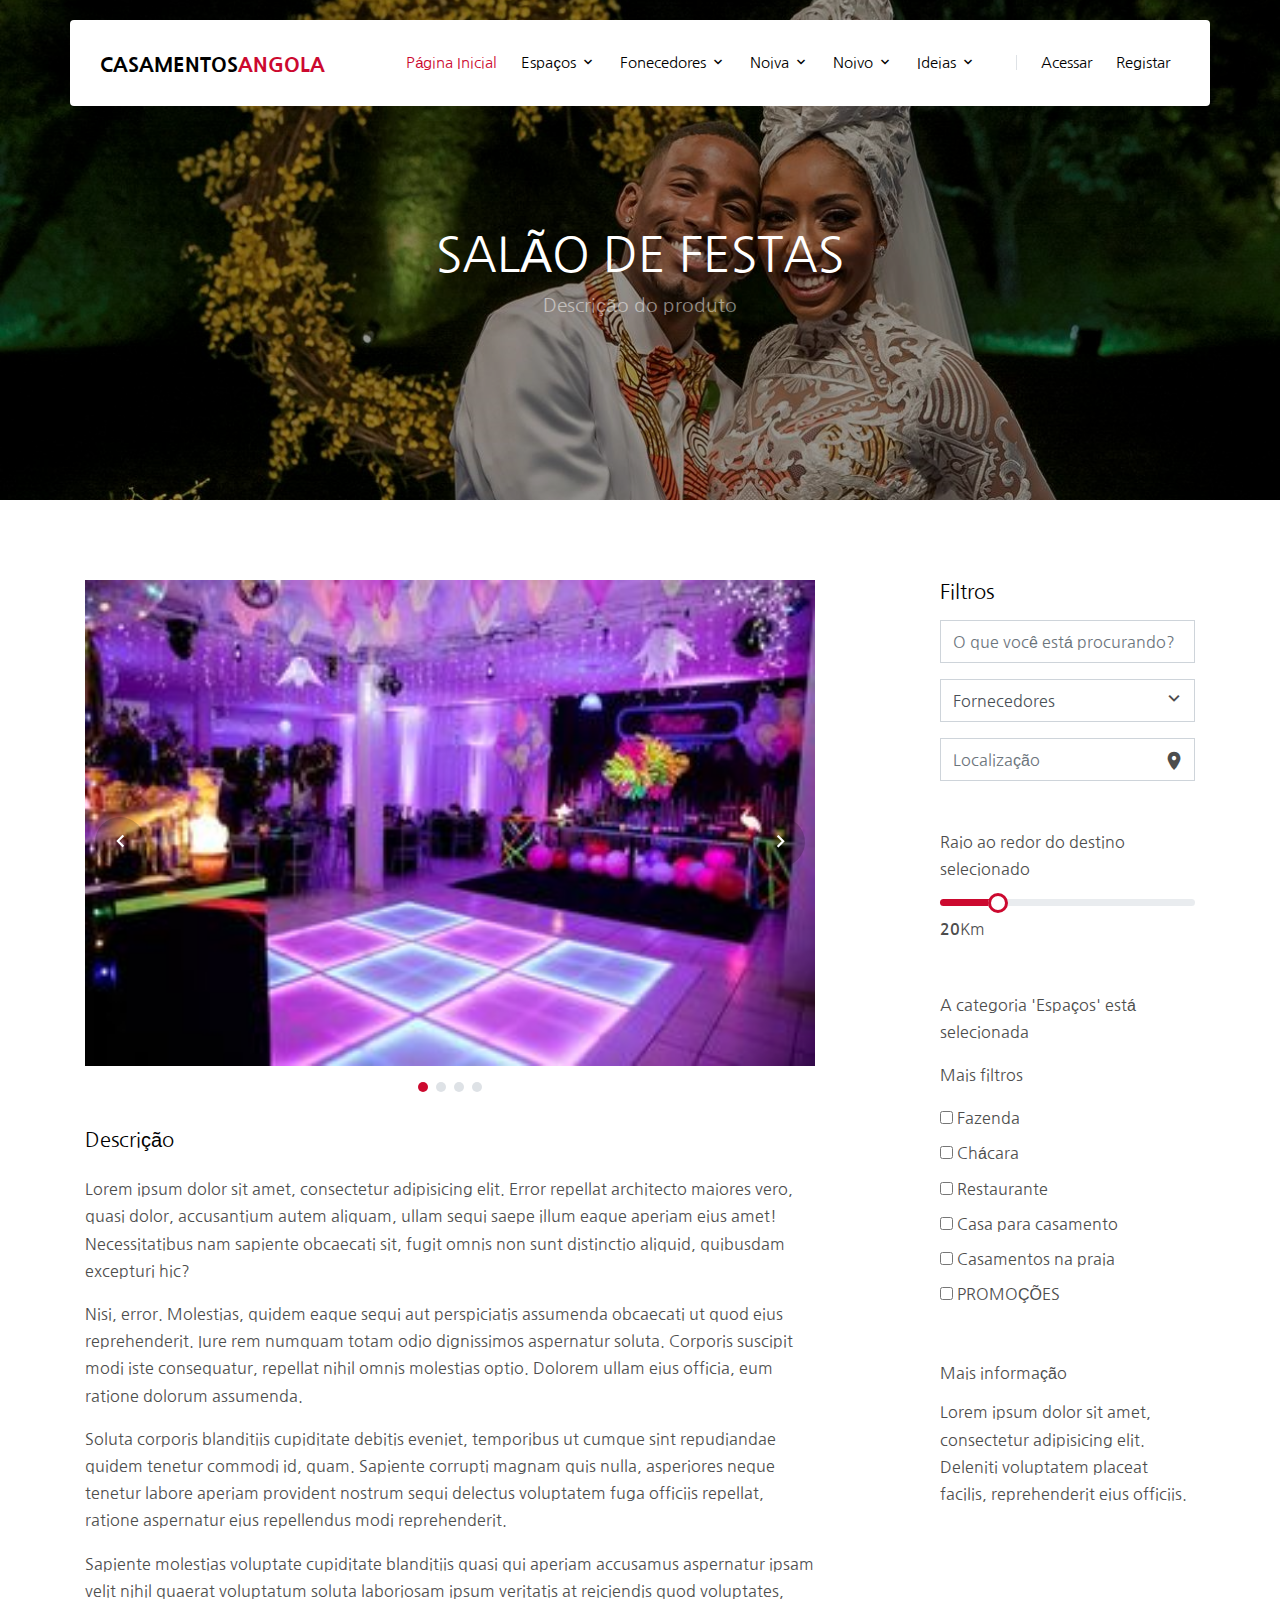
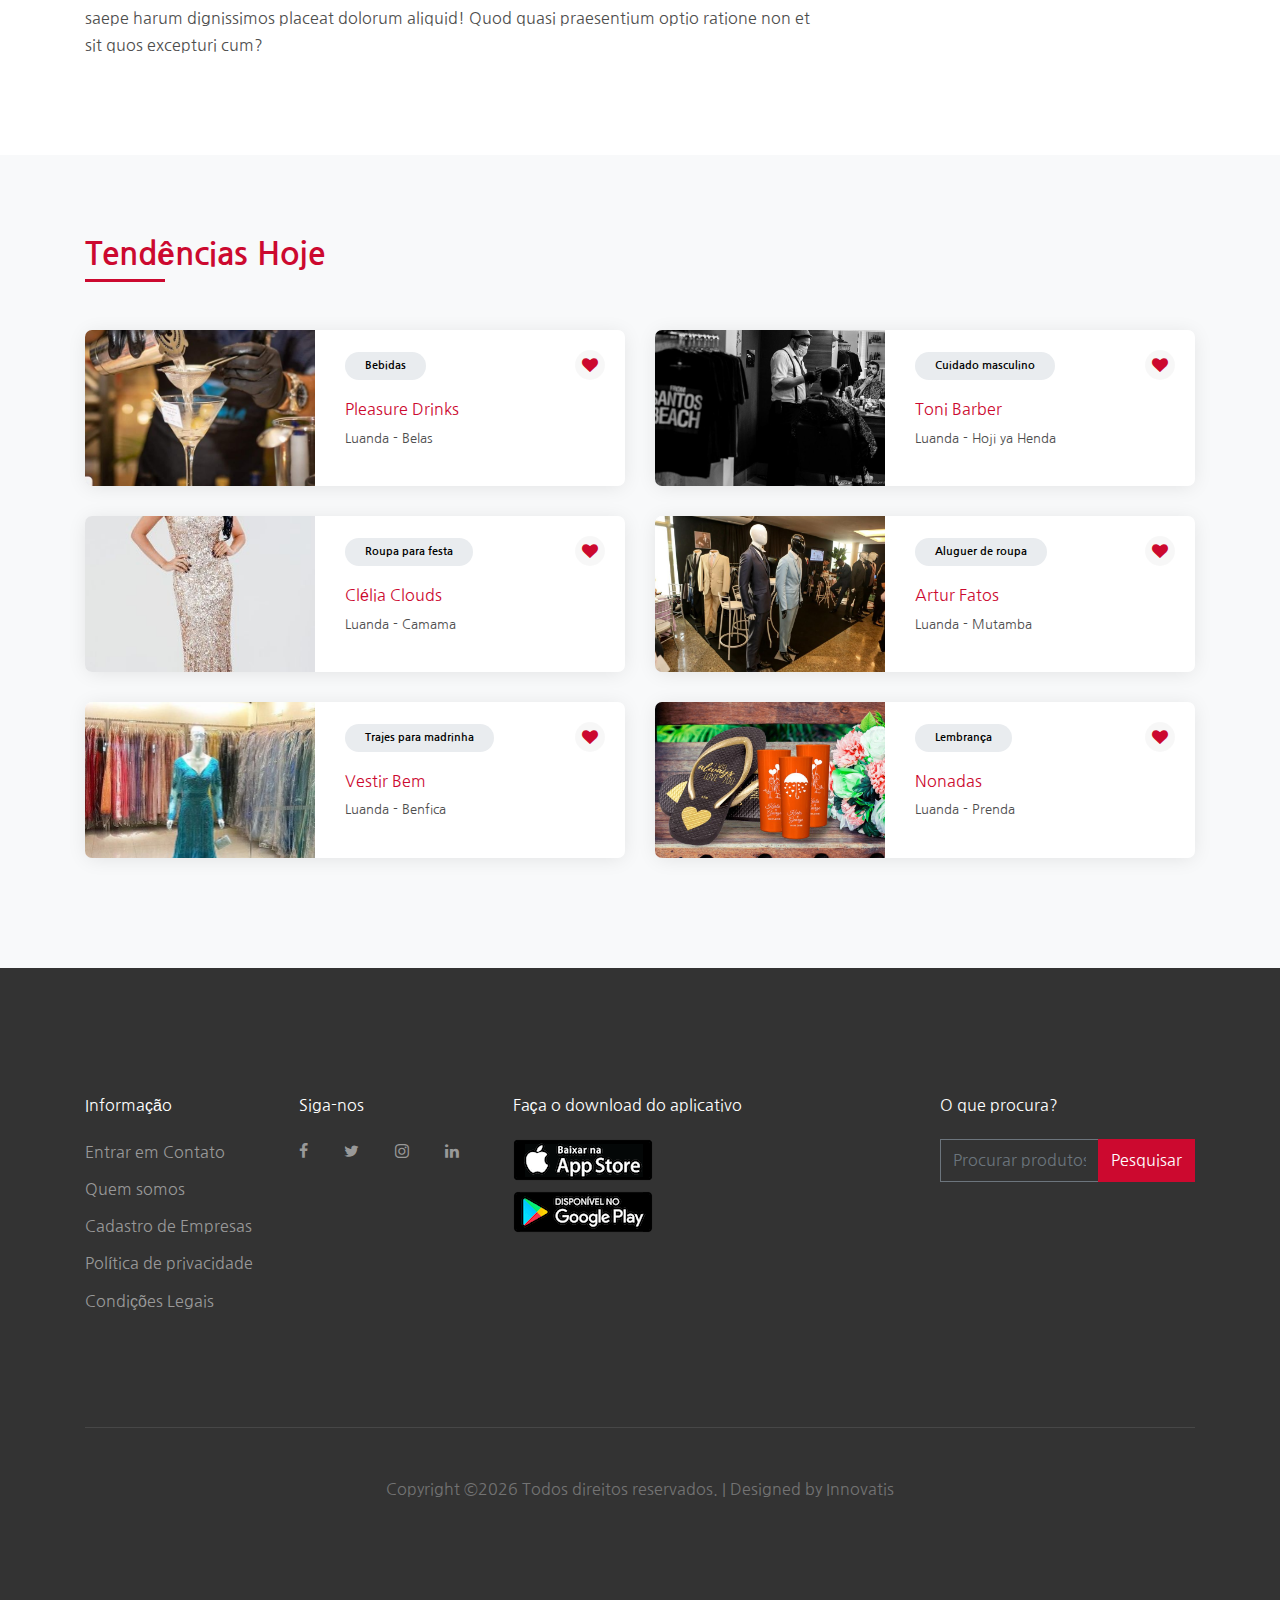
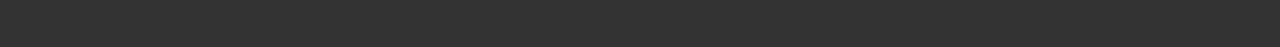
<file: listagens_unicas.html>
<!DOCTYPE html>
<html lang="en">
  <head>
    <title>Casamentos Angola</title>
    <meta charset="utf-8">
    <meta name="viewport" content="width=device-width, initial-scale=1, shrink-to-fit=no">

    <link href="https://fonts.googleapis.com/css?family=Nanum+Gothic:400,700,800" rel="stylesheet">
    <link rel="stylesheet" href="fonts/icomoon/style.css">

    <link rel="stylesheet" href="css/bootstrap.min.css">
    <link rel="stylesheet" href="css/magnific-popup.css">
    <link rel="stylesheet" href="css/jquery-ui.css">
    <link rel="stylesheet" href="css/owl.carousel.min.css">
    <link rel="stylesheet" href="css/owl.theme.default.min.css">

    <link rel="stylesheet" href="css/bootstrap-datepicker.css">

    <link rel="stylesheet" href="fonts/flaticon/font/flaticon.css">

    <link rel="stylesheet" href="css/aos.css">
    <link rel="stylesheet" href="css/rangeslider.css">

    <link rel="stylesheet" href="css/style.css">
    
  </head>
  <body>
  
  <div class="site-wrap">

    <div class="site-mobile-menu">
      <div class="site-mobile-menu-header">
        <div class="site-mobile-menu-close mt-3">
          <span class="icon-close2 js-menu-toggle"></span>
        </div>
      </div>
      <div class="site-mobile-menu-body"></div>
    </div>
    
    <header class="site-navbar container py-0 bg-white" role="banner">

      <!-- <div class="container"> -->
           <div class="row align-items-center">
          
          <div class="col-6 col-xl-2">
            <h1 class="mb-0 site-logo"><a href="index.html" class="text-black mb-0">Casamentos<span class="text-primary">Angola</span>  </a></h1>
          </div>
          <div class="col-12 col-md-10 d-none d-xl-block">
            <nav class="site-navigation position-relative text-right" role="navigation">

              <ul class="site-menu js-clone-nav mr-auto d-none d-lg-block">
                <li class="active"><a href="index.html">Página Inicial</a></li>
                
                  
                   <li class="has-children">
                  <a href="#">Espaços</a>
                  <ul class="dropdown">
                    <li><a href="#">Fazenda </a></li>
                    <li><a href="#">Chácara </a></li>
                    <li><a href="#">Restaurante </a></li>
                    <li><a href="#">Salão </a></li>
                    <li><a href="#">Casa para casamento</a></li>
                    <li><a href="#">Casamentos na praia</a></li>
                    <li><a href="#">PROMOÇÕES</a></li>                   
                  </ul>
                </li>
                  
                  
                  
                  <li class="has-children">
                  <a href="listagens.html">Fonecedores</a>
                  <ul class="dropdown">
                    <li><a href="#">Convites </a></li>
                    <li><a href="#">Lembranças </a></li>
                    <li><a href="#">Mesas e cadeiras </a></li>
                    <li><a href="#">Fotografia/filmagem </a></li>
                    <li><a href="#">Salão </a></li>
                    <li><a href="#">Casamentos na praia</a></li>
                    <li><a href="#">Música/animação</a></li>
                    <li><a href="#">Carros</a></li>
                    <li><a href="#">Decoração</a></li>
                    <li><a href="#">Tendas</a></li>
                    <li><a href="#">Florista</a></li>
                    <li><a href="#">Cerimonialista</a></li>
                    <li><a href="#">Lua de mel</a></li>
                    <li><a href="#">Bolo/doces/salgados</a></li>
                    <li><a href="#">Bebidas</a></li>
                    <li><a href="#">Celebrante</a></li>
                    <li><a href="#">PROMOÇÕES</a></li>                   
                  </ul>
                </li>
                  
                  
                  
                      
                  <li class="has-children">
                  <a href="#">Noiva</a>
                  <ul class="dropdown">
                    <li><a href="#">Atelier</a></li>
                    <li><a href="#">Loja de roupa</a></li>
                    <li><a href="#">Aluguer de roupa</a></li>
                    <li><a href="#">Assessórios</a></li>
                    <li><a href="#">Aliança</a></li>
                    <li><a href="#">Beleza</a></li>
                    <li><a href="#">Roupa para festa</a></li>
                    <li><a href="#">Trajes para madrinha</a></li>
                    <li><a href="#">PROMOÇÕES</a></li>                   
                  </ul>
                </li>
                  
                  
                  
                    <li class="has-children">
                  <a href="#">Noivo</a>
                  <ul class="dropdown">
                    <li><a href="#">Atelier</a></li>
                    <li><a href="#">Loja de roupa</a></li>
                    <li><a href="#">Aluguer de roupa</a></li>
                    <li><a href="#">Assessórios</a></li>
                    <li><a href="#">Aliança</a></li>
                    <li><a href="#">Cuidado masculino</a></li>
                    <li><a href="#">Roupa para festa</a></li>
                    <li><a href="#">Trajes para padrinho</a></li>
                    <li><a href="#">PROMOÇÕES</a></li>                   
                  </ul>
                </li>
                  
                  
                  
                  
                         <li class="has-children">
                  <a href="#">Ideias</a>
                  <ul class="dropdown">
                    <li><a href="#">Antes do casamento</a></li>
                    <li><a href="#">A cerimônia do casamento</a></li>
                    <li><a href="#">A recepção</a></li>
                    <li><a href="#">Os serviços para seu casamento</a></li>
                    <li><a href="#">Moda nupcial</a></li>
                    <li><a href="#">Beleza e saúde</a></li>
                    <li><a href="#">Lua de mel</a></li>
                    <li><a href="#">Depois do casamento</a></li>
                 </ul>
                </li>
                  
                  
             
                  
                 
                <li class="ml-xl-3 login"><a href="login.html"><span class="border-left pl-xl-4"></span>Acessar</a></li>
                <li><a href="registar.html">Registar</a></li>
             </ul>
            </nav>
          </div>


          <div class="d-inline-block d-xl-none ml-auto py-3 col-6 text-right" style="position: relative; top: 3px;">
            <a href="#" class="site-menu-toggle js-menu-toggle text-black"><span class="icon-menu h3"></span></a>
          </div>

        </div>
      <!-- </div> -->
      
    </header>

  
    
    <div class="site-blocks-cover inner-page-cover overlay" style="background-image: url(images/img12.jpg);" data-aos="fade" data-stellar-background-ratio="0.5">
      <div class="container">
        <div class="row align-items-center justify-content-center text-center">

          <div class="col-md-10" data-aos="fade-up" data-aos-delay="400">
            
            
            <div class="row justify-content-center mt-5">
              <div class="col-md-8 text-center">
                <h1>SALÃO DE FESTAS</h1>
                <p class="mb-0">Descrição do produto</p>
              </div>
            </div>

            
          </div>
        </div>
      </div>
    </div>  

    <div class="site-section">
      <div class="container">
        <div class="row">
          <div class="col-lg-8">
            
            <div class="mb-4">
              <div class="slide-one-item home-slider owl-carousel">
                <div><img src="images/salao1.jpg" alt="Image" class="img-fluid"></div>
                <div><img src="images/salao2.jpg" alt="Image" class="img-fluid"></div>
                <div><img src="images/Lua%20de%20mel.jpg" alt="Image" class="img-fluid"></div>
                <div><img src="images/casa1.jpg" alt="Image" class="img-fluid"></div>
              </div>
            </div>
            
            <h4 class="h5 mb-4 text-black">Descrição</h4>
            <p>Lorem ipsum dolor sit amet, consectetur adipisicing elit. Error repellat architecto maiores vero, quasi dolor, accusantium autem aliquam, ullam sequi saepe illum eaque aperiam eius amet! Necessitatibus nam sapiente obcaecati sit, fugit omnis non sunt distinctio aliquid, quibusdam excepturi hic?</p>
            <p>Nisi, error. Molestias, quidem eaque sequi aut perspiciatis assumenda obcaecati ut quod eius reprehenderit. Iure rem numquam totam odio dignissimos aspernatur soluta. Corporis suscipit modi iste consequatur, repellat nihil omnis molestias optio. Dolorem ullam eius officia, eum ratione dolorum assumenda.</p>
            <p>Soluta corporis blanditiis cupiditate debitis eveniet, temporibus ut cumque sint repudiandae quidem tenetur commodi id, quam. Sapiente corrupti magnam quis nulla, asperiores neque tenetur labore aperiam provident nostrum sequi delectus voluptatem fuga officiis repellat, ratione aspernatur eius repellendus modi reprehenderit.</p>
            <p>Sapiente molestias voluptate cupiditate blanditiis quasi qui aperiam accusamus aspernatur ipsam velit nihil quaerat voluptatum soluta laboriosam ipsum veritatis at reiciendis quod voluptates, saepe harum dignissimos placeat dolorum aliquid! Quod quasi praesentium optio ratione non et sit quos excepturi cum?</p>

          </div>
          <div class="col-lg-3 ml-auto">

            <div class="mb-5">
              <h3 class="h5 text-black mb-3">Filtros</h3>
              <form action="#" method="post">
                <div class="form-group">
                  <input type="text" placeholder="O que você está procurando?" class="form-control">
                </div>
                <div class="form-group">
                  <div class="select-wrap">
                      <span class="icon"><span class="icon-keyboard_arrow_down"></span></span>
                      <select class="form-control" name="" id="">
                        <option value="">Todas categorias</option>
                        <option value="" selected="">Fornecedores</option>
                        <option value="">Noiva</option>
                        <option value="">Noivo</option>
                        <option value="">Electronics</option>
                        <option value="">Ideias</option>
                        <option value="">Outros</option>
                      </select>
                    </div>
                </div>
                <div class="form-group">
                  <!-- select-wrap, .wrap-icon -->
                  <div class="wrap-icon">
                    <span class="icon icon-room"></span>
                    <input type="text" placeholder="Localização" class="form-control">
                  </div>
                </div>
              </form>
            </div>
            
            <div class="mb-5">
              <form action="#" method="post">
                <div class="form-group">
                  <p>Raio ao redor do destino selecionado</p>
                </div>
                <div class="form-group">
                  <input type="range" min="0" max="100" value="20" data-rangeslider>
                </div>
              </form>
            </div>

              
              
            <div class="mb-5">
              <form action="#" method="post">
                <div class="form-group">
                  <p>A categoria 'Espaços' está selecionada</p>
                  <p>Mais filtros</p>
                </div>
                <div class="form-group">
                  <ul class="list-unstyled">
                    <li>
                      <label for="option1">
                        <input type="checkbox" id="option1">
                        Fazenda
                      </label>
                    </li>
                    <li>
                      <label for="option2">
                        <input type="checkbox" id="option2">
                        Chácara
                      </label>
                    </li>
                    <li>
                      <label for="option3">
                        <input type="checkbox" id="option3">
                        Restaurante
                      </label>
                    </li>
                    <li>
                      <label for="option4">
                        <input type="checkbox" id="option4">
                        Casa para casamento
                      </label>
                    </li>
                         <li>
                      <label for="option4">
                        <input type="checkbox" id="option4">
                        Casamentos na praia
                      </label>
                    </li>
                         <li>
                      <label for="option4">
                        <input type="checkbox" id="option4">
                       PROMOÇÕES
                      </label>
                    </li>
                  </ul>
                </div>
              </form>
            </div>

            <div class="mb-5">
              <h3 class="h6 mb-3">Mais informação</h3>
              <p>Lorem ipsum dolor sit amet, consectetur adipisicing elit. Deleniti voluptatem placeat facilis, reprehenderit eius officiis.</p>
            </div>

          </div>

        </div>
      </div>
    </div>

    <div class="site-section bg-light">
      <div class="container">
        <div class="row mb-5">
          <div class="col-md-7 text-left border-primary">
            <h2 class="font-weight-light text-primary">Tendências Hoje</h2>
          </div>
        </div>
        <div class="row mt-5">
          <div class="col-lg-6">

            <div class="d-block d-md-flex listing">
              <a href="listings-single.html" class="img d-block" style="background-image: url('images/bebida.jpg')"></a>
              <div class="lh-content">
                <span class="category">Bebidas</span>
                <a href="#" class="bookmark"><span class="icon-heart"></span></a>
                <h3><a href="listings-single.html">Pleasure Drinks</a></h3>
                <address>Luanda - Belas</address>
               
              </div>
            </div>
            <div class="d-block d-md-flex listing">
                <a href="listings-single.html" class="img d-block" style="background-image: url('images/roupafesta1.jpg')"></a>
                <div class="lh-content">
                  <span class="category">Roupa para festa</span>
                  <a href="#" class="bookmark"><span class="icon-heart"></span></a>
                  <h3><a href="listings-single.html">Clélia Clouds</a></h3>
                  <address>Luanda - Camama</address>
                  
                 
                </div>
              </div>

              <div class="d-block d-md-flex listing">
                <a href="listings-single.html" class="img d-block" style="background-image: url('images/roupamadrinha.jpg')"></a>
                <div class="lh-content">
                  <span class="category">Trajes para madrinha</span>
                  <a href="#" class="bookmark"><span class="icon-heart"></span></a>
                  <h3><a href="listings-single.html">Vestir Bem</a></h3>
                  <address>Luanda - Benfica</address>
                 
                </div>
              </div>

             

          </div>
          <div class="col-lg-6">

            <div class="d-block d-md-flex listing">
              <a href="listings-single.html" class="img d-block" style="background-image: url('images/cuidadonoivo3.jpeg')"></a>
              <div class="lh-content">
                <span class="category">Cuidado masculino</span>
                <a href="#" class="bookmark"><span class="icon-heart"></span></a>
                <h3><a href="listings-single.html">Toni Barber</a></h3>
                <address>Luanda - Hoji ya Henda</address>
                
              </div>
            </div>

            <div class="d-block d-md-flex listing">
              <a href="listings-single.html" class="img d-block" style="background-image: url('images/aluguerroupanoivo.jpg')"></a>
              <div class="lh-content">
                <span class="category">Aluguer de roupa</span>
                <a href="#" class="bookmark"><span class="icon-heart"></span></a>
                <h3><a href="listings-single.html">Artur Fatos</a></h3>
                <address>Luanda - Mutamba</address>
              </div>
            </div>
            <div class="d-block d-md-flex listing">
                <a href="listings-single.html" class="img d-block" style="background-image: url('images/lembran%C3%A7acasamento.jpg')"></a>
                <div class="lh-content">
                  <span class="category">Lembrança</span>
                  <a href="#" class="bookmark"><span class="icon-heart"></span></a>
                  <h3><a href="listings-single.html">Nonadas</a></h3>
                  <address>Luanda - Prenda</address>
    
                </div>
              </div>

          </div>
        </div>
      </div>
    </div>
    
    
    <footer class="site-footer">
      <div class="container">
        <div class="row">
          <div class="col-md-9">
            <div class="row">                
              
              <div class="col-md-3">
                <h2 class="footer-heading mb-4">Informação</h2>
                <ul class="list-unstyled">
                  <li><a href="contactos.html">Entrar em Contato</a></li>
                  <li><a href="quem_somos.html">Quem somos</a></li>
                  <li><a href="#">Cadastro de Empresas</a></li>
                  <li><a href="#">Política de privacidade</a></li>
                  <li><a href="#">Condições Legais</a></li>
              </ul>
              </div>
                
                        
              <div class="col-md-3">
                <h2 class="footer-heading mb-4">Siga-nos</h2>
                <a href="#" class="pl-0 pr-3"><span class="icon-facebook"></span></a>
                <a href="#" class="pl-3 pr-3"><span class="icon-twitter"></span></a>
                <a href="#" class="pl-3 pr-3"><span class="icon-instagram"></span></a>
                <a href="#" class="pl-3 pr-3"><span class="icon-linkedin"></span></a>
              </div>
                
           
                 <div class="col-md-6">
                <h2 class="footer-heading mb-4">Faça o download do aplicativo</h2>
                  <ul class="list-unstyled">
                      
                      <li><img src="./images/appstore.png" alt="Image" class="img-fluid rounded"></li>
                      <li><img src="./images/googleplay.png" alt="Image" class="img-fluid rounded"></li>

                </ul>

              </div> 
     
            </div>
          </div>
                        
          <div class="col-md-3">
            <h2 class="footer-heading mb-4">O que procura?</h2>
            <form action="#" method="post">
              <div class="input-group mb-3">
                <input type="text" class="form-control border-secondary text-white bg-transparent" placeholder="Procurar produtos..." aria-label="Enter Email" aria-describedby="button-addon2">
                <div class="input-group-append">
                  <button class="btn btn-primary text-white" type="button" id="button-addon2">Pesquisar</button>
                </div>
              </div>
            </form>
          </div>

        </div>
        <div class="row pt-5 mt-5 text-center">
          <div class="col-md-12">
            <div class="border-top pt-5">
            <p>
            <!-- Link back to Colorlib can't be removed. Template is licensed under CC BY 3.0. -->
            Copyright &copy;<script>document.write(new Date().getFullYear());</script> Todos direitos reservados. | Designed by Innovatis
            <!-- Link back to Colorlib can't be removed. Template is licensed under CC BY 3.0. -->
            </p>
            </div>
          </div>
          
        </div>
      </div>
    </footer>
  </div>

  <script src="js/jquery-3.3.1.min.js"></script>
  <script src="js/jquery-migrate-3.0.1.min.js"></script>
  <script src="js/jquery-ui.js"></script>
  <script src="js/popper.min.js"></script>
  <script src="js/bootstrap.min.js"></script>
  <script src="js/owl.carousel.min.js"></script>
  <script src="js/jquery.stellar.min.js"></script>
  <script src="js/jquery.countdown.min.js"></script>
  <script src="js/jquery.magnific-popup.min.js"></script>
  <script src="js/bootstrap-datepicker.min.js"></script>
  <script src="js/aos.js"></script>
  <script src="js/rangeslider.min.js"></script>

  <script src="js/main.js"></script>
    
  </body>
</html>
</file>
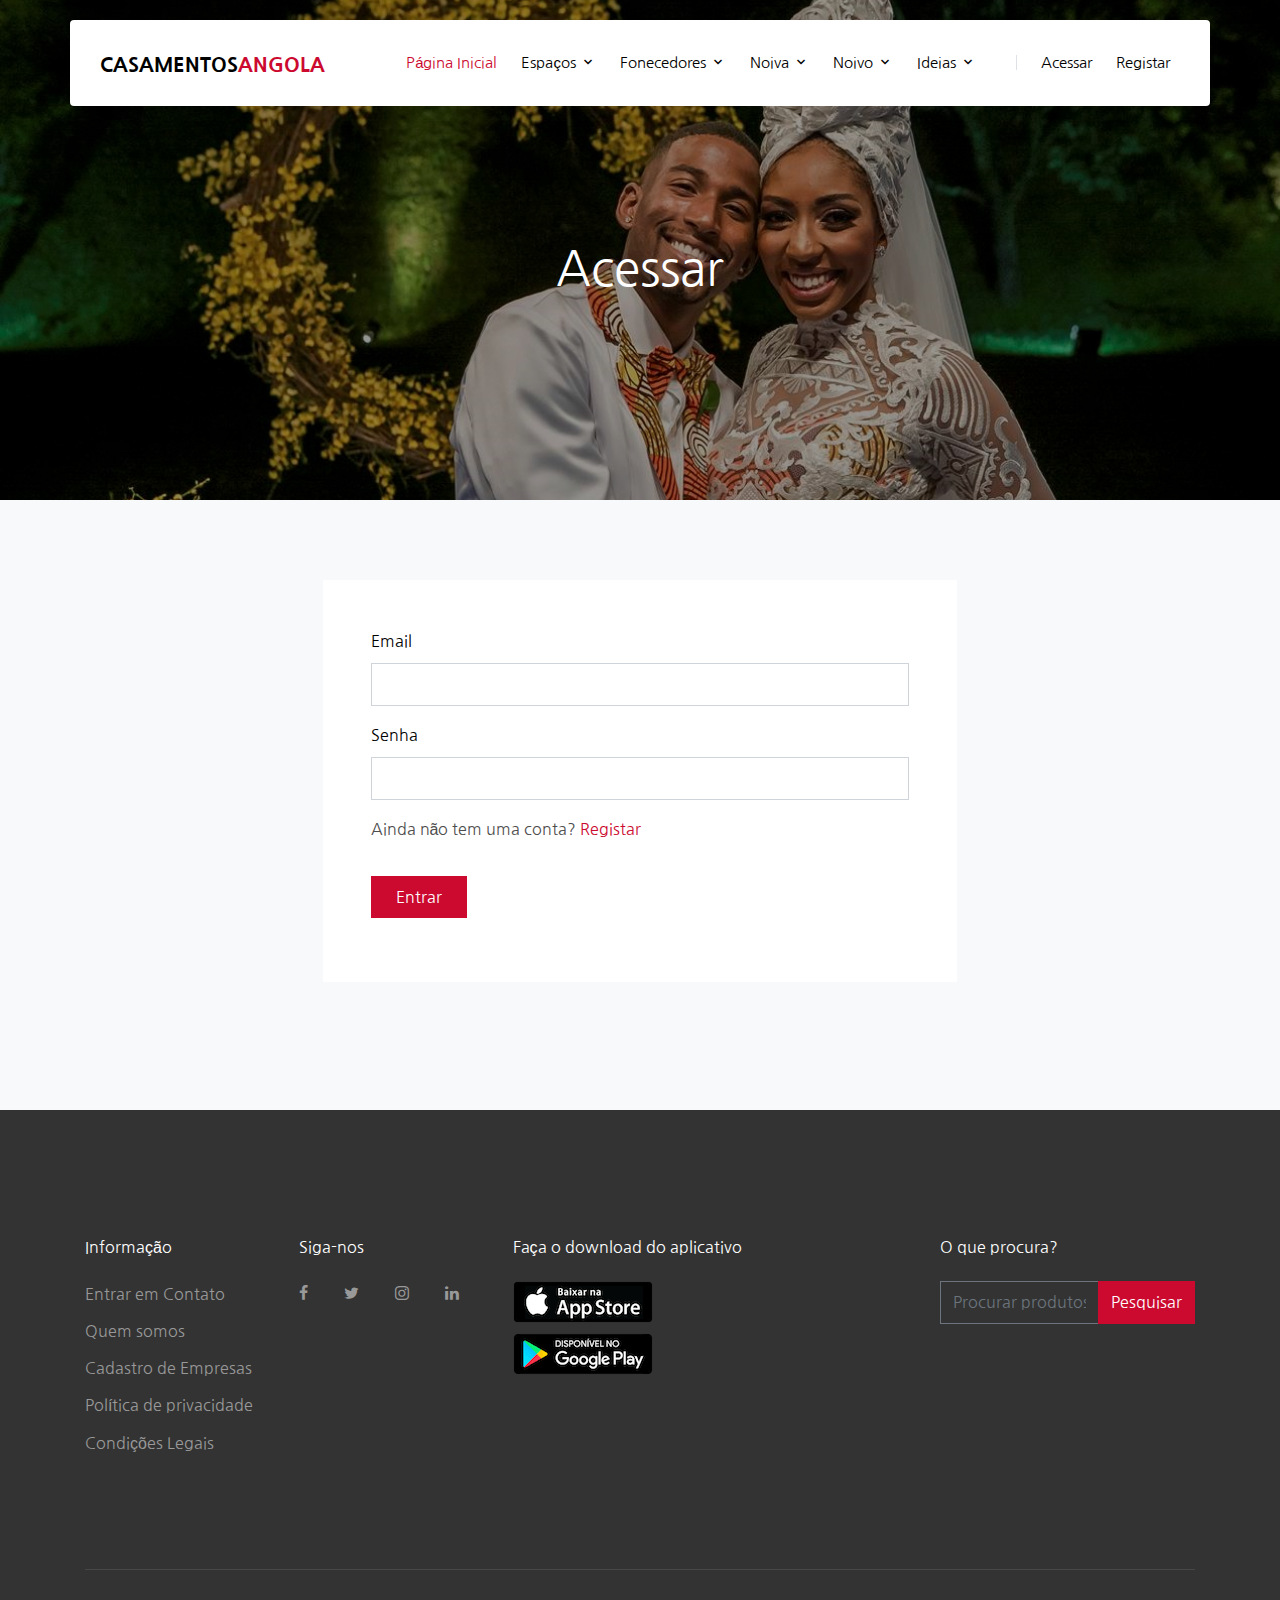
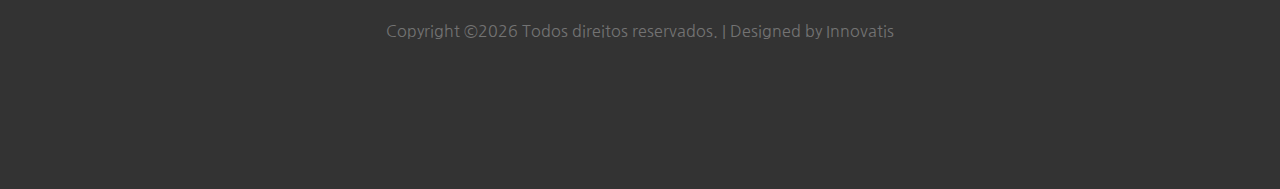
<file: login.html>
<!DOCTYPE html>
<html lang="en">
  <head>
    <title>Casamentos Angola</title>
    <meta charset="utf-8">
    <meta name="viewport" content="width=device-width, initial-scale=1, shrink-to-fit=no">

    <link href="https://fonts.googleapis.com/css?family=Nanum+Gothic:400,700,800" rel="stylesheet">
    <link rel="stylesheet" href="fonts/icomoon/style.css">

    <link rel="stylesheet" href="css/bootstrap.min.css">
    <link rel="stylesheet" href="css/magnific-popup.css">
    <link rel="stylesheet" href="css/jquery-ui.css">
    <link rel="stylesheet" href="css/owl.carousel.min.css">
    <link rel="stylesheet" href="css/owl.theme.default.min.css">

    <link rel="stylesheet" href="css/bootstrap-datepicker.css">

    <link rel="stylesheet" href="fonts/flaticon/font/flaticon.css">

    <link rel="stylesheet" href="css/aos.css">
    <link rel="stylesheet" href="css/rangeslider.css">

    <link rel="stylesheet" href="css/style.css">
    
  </head>
  <body>
  
  <div class="site-wrap">

    <div class="site-mobile-menu">
      <div class="site-mobile-menu-header">
        <div class="site-mobile-menu-close mt-3">
          <span class="icon-close2 js-menu-toggle"></span>
        </div>
      </div>
      <div class="site-mobile-menu-body"></div>
    </div>
    
    <header class="site-navbar container py-0 bg-white" role="banner">

      <!-- <div class="container"> -->
        <div class="row align-items-center">
          
          <div class="col-6 col-xl-2">
           <h1 class="mb-0 site-logo"><a href="index.html" class="text-black mb-0">Casamentos<span class="text-primary">Angola</span>  </a></h1>
          </div>
          <div class="col-12 col-md-10 d-none d-xl-block">
            <nav class="site-navigation position-relative text-right" role="navigation">

            
              <ul class="site-menu js-clone-nav mr-auto d-none d-lg-block">
                <li class="active"><a href="index.html">Página Inicial</a></li>
                
                  
                  <li class="has-children">
                  <a href="#">Espaços</a>
                  <ul class="dropdown">
                    <li><a href="#">Fazenda </a></li>
                    <li><a href="#">Chácara </a></li>
                    <li><a href="#">Restaurante </a></li>
                    <li><a href="#">Salão </a></li>
                    <li><a href="#">Casa para casamento</a></li>
                    <li><a href="#">Casamentos na praia</a></li>
                    <li><a href="#">PROMOÇÕES</a></li>                   
                  </ul>
                </li>
                  
                  
                  
                  <li class="has-children">
                  <a href="listagens.html">Fonecedores</a>
                  <ul class="dropdown">
                    <li><a href="#">Convites </a></li>
                    <li><a href="#">Lembranças </a></li>
                    <li><a href="#">Mesas e cadeiras </a></li>
                    <li><a href="#">Fotografia/filmagem </a></li>
                    <li><a href="#">Salão </a></li>
                    <li><a href="#">Casamentos na praia</a></li>
                    <li><a href="#">Música/animação</a></li>
                    <li><a href="#">Carros</a></li>
                    <li><a href="#">Decoração</a></li>
                    <li><a href="#">Tendas</a></li>
                    <li><a href="#">Florista</a></li>
                    <li><a href="#">Cerimonialista</a></li>
                    <li><a href="#">Lua de mel</a></li>
                    <li><a href="#">Bolo/doces/salgados</a></li>
                    <li><a href="#">Bebidas</a></li>
                    <li><a href="#">Celebrante</a></li>
                    <li><a href="#">PROMOÇÕES</a></li>                   
                  </ul>
                </li>
                  
                  
                  
                      
                  <li class="has-children">
                  <a href="#">Noiva</a>
                  <ul class="dropdown">
                    <li><a href="#">Atelier</a></li>
                    <li><a href="#">Loja de roupa</a></li>
                    <li><a href="#">Aluguer de roupa</a></li>
                    <li><a href="#">Assessórios</a></li>
                    <li><a href="#">Aliança</a></li>
                    <li><a href="#">Beleza</a></li>
                    <li><a href="#">Roupa para festa</a></li>
                    <li><a href="#">Trajes para madrinha</a></li>
                    <li><a href="#">PROMOÇÕES</a></li>                   
                  </ul>
                </li>
                  
                  
                  
                    <li class="has-children">
                  <a href="#">Noivo</a>
                  <ul class="dropdown">
                    <li><a href="#">Atelier</a></li>
                    <li><a href="#">Loja de roupa</a></li>
                    <li><a href="#">Aluguer de roupa</a></li>
                    <li><a href="#">Assessórios</a></li>
                    <li><a href="#">Aliança</a></li>
                    <li><a href="#">Cuidado masculino</a></li>
                    <li><a href="#">Roupa para festa</a></li>
                    <li><a href="#">Trajes para padrinho</a></li>
                    <li><a href="#">PROMOÇÕES</a></li>                   
                  </ul>
                </li>
                  
                  
                  
                  
                         <li class="has-children">
                  <a href="#">Ideias</a>
                  <ul class="dropdown">
                    <li><a href="#">Antes do casamento</a></li>
                    <li><a href="#">A cerimônia do casamento</a></li>
                    <li><a href="#">A recepção</a></li>
                    <li><a href="#">Os serviços para seu casamento</a></li>
                    <li><a href="#">Moda nupcial</a></li>
                    <li><a href="#">Beleza e saúde</a></li>
                    <li><a href="#">Lua de mel</a></li>
                    <li><a href="#">Depois do casamento</a></li>
                 </ul>
                </li>
                  
                  
             
                  
                 
                <li class="ml-xl-3 login"><a href="login.html"><span class="border-left pl-xl-4"></span>Acessar</a></li>
                <li><a href="registar.html">Registar</a></li>
                </ul>
            </nav>
          </div>


          <div class="d-inline-block d-xl-none ml-auto py-3 col-6 text-right" style="position: relative; top: 3px;">
            <a href="#" class="site-menu-toggle js-menu-toggle text-black"><span class="icon-menu h3"></span></a>
          </div>

        </div>
      <!-- </div> -->
      
    </header>

  
    
    <div class="site-blocks-cover inner-page-cover overlay" style="background-image: url(images/img12.jpg);" data-aos="fade" data-stellar-background-ratio="0.5">
      <div class="container">
        <div class="row align-items-center justify-content-center text-center">

          <div class="col-md-10" data-aos="fade-up" data-aos-delay="400">
            
            
            <div class="row justify-content-center mt-5">
              <div class="col-md-8 text-center">
                <h1>Acessar</h1>
              </div>
            </div>

            
          </div>
        </div>
      </div>
    </div>  

    <div class="site-section bg-light">
      <div class="container">
        <div class="row justify-content-center">
          <div class="col-md-7 mb-5"  data-aos="fade">

            

            <form action="#" class="p-5 bg-white">
             
              <div class="row form-group">
                
                <div class="col-md-12">
                  <label class="text-black" for="email">Email</label> 
                  <input type="email" id="email" class="form-control">
                </div>
              </div>

              <div class="row form-group">
                
                <div class="col-md-12">
                  <label class="text-black" for="subject">Senha</label> 
                  <input type="password" id="subject" class="form-control">
                </div>
              </div>

              <div class="row form-group">
                <div class="col-12">
                  <p>Ainda não tem uma conta? <a href="registar.html">Registar</a></p>
                </div>
              </div>

            
              <div class="row form-group">
                <div class="col-md-12">
                  <input type="submit" value="Entrar" class="btn btn-primary py-2 px-4 text-white">
                </div>
              </div>

  
            </form>
          </div>
          
        </div>
      </div>
    </div>

    
    <footer class="site-footer">
      <div class="container">
        <div class="row">
          <div class="col-md-9">
            <div class="row">                
              
              <div class="col-md-3">
                <h2 class="footer-heading mb-4">Informação</h2>
                <ul class="list-unstyled">
                  <li><a href="contactos.html">Entrar em Contato</a></li>
                  <li><a href="quem_somos.html">Quem somos</a></li>
                  <li><a href="#">Cadastro de Empresas</a></li>
                  <li><a href="#">Política de privacidade</a></li>
                  <li><a href="#">Condições Legais</a></li>
              </ul>
              </div>
                
                        
              <div class="col-md-3">
                <h2 class="footer-heading mb-4">Siga-nos</h2>
                <a href="#" class="pl-0 pr-3"><span class="icon-facebook"></span></a>
                <a href="#" class="pl-3 pr-3"><span class="icon-twitter"></span></a>
                <a href="#" class="pl-3 pr-3"><span class="icon-instagram"></span></a>
                <a href="#" class="pl-3 pr-3"><span class="icon-linkedin"></span></a>
              </div>
                
           
                 <div class="col-md-6">
                <h2 class="footer-heading mb-4">Faça o download do aplicativo</h2>
                  <ul class="list-unstyled">
                      
                      <li><img src="./images/appstore.png" alt="Image" class="img-fluid rounded"></li>
                      <li><img src="./images/googleplay.png" alt="Image" class="img-fluid rounded"></li>

                </ul>

              </div> 
     
            </div>
          </div>
                        
          <div class="col-md-3">
            <h2 class="footer-heading mb-4">O que procura?</h2>
            <form action="#" method="post">
              <div class="input-group mb-3">
                <input type="text" class="form-control border-secondary text-white bg-transparent" placeholder="Procurar produtos..." aria-label="Enter Email" aria-describedby="button-addon2">
                <div class="input-group-append">
                  <button class="btn btn-primary text-white" type="button" id="button-addon2">Pesquisar</button>
                </div>
              </div>
            </form>
          </div>

        </div>
        <div class="row pt-5 mt-5 text-center">
          <div class="col-md-12">
            <div class="border-top pt-5">
            <p>
            <!-- Link back to Colorlib can't be removed. Template is licensed under CC BY 3.0. -->
            Copyright &copy;<script>document.write(new Date().getFullYear());</script> Todos direitos reservados. | Designed by Innovatis
            <!-- Link back to Colorlib can't be removed. Template is licensed under CC BY 3.0. -->
            </p>
            </div>
          </div>
          
        </div>
      </div>
    </footer>
  </div>

      
  <script src="js/jquery-3.3.1.min.js"></script>
  <script src="js/jquery-migrate-3.0.1.min.js"></script>
  <script src="js/jquery-ui.js"></script>
  <script src="js/popper.min.js"></script>
  <script src="js/bootstrap.min.js"></script>
  <script src="js/owl.carousel.min.js"></script>
  <script src="js/jquery.stellar.min.js"></script>
  <script src="js/jquery.countdown.min.js"></script>
  <script src="js/jquery.magnific-popup.min.js"></script>
  <script src="js/bootstrap-datepicker.min.js"></script>
  <script src="js/aos.js"></script>
  <script src="js/rangeslider.min.js"></script>

  <script src="js/main.js"></script>
    
  </body>
</html>
</file>
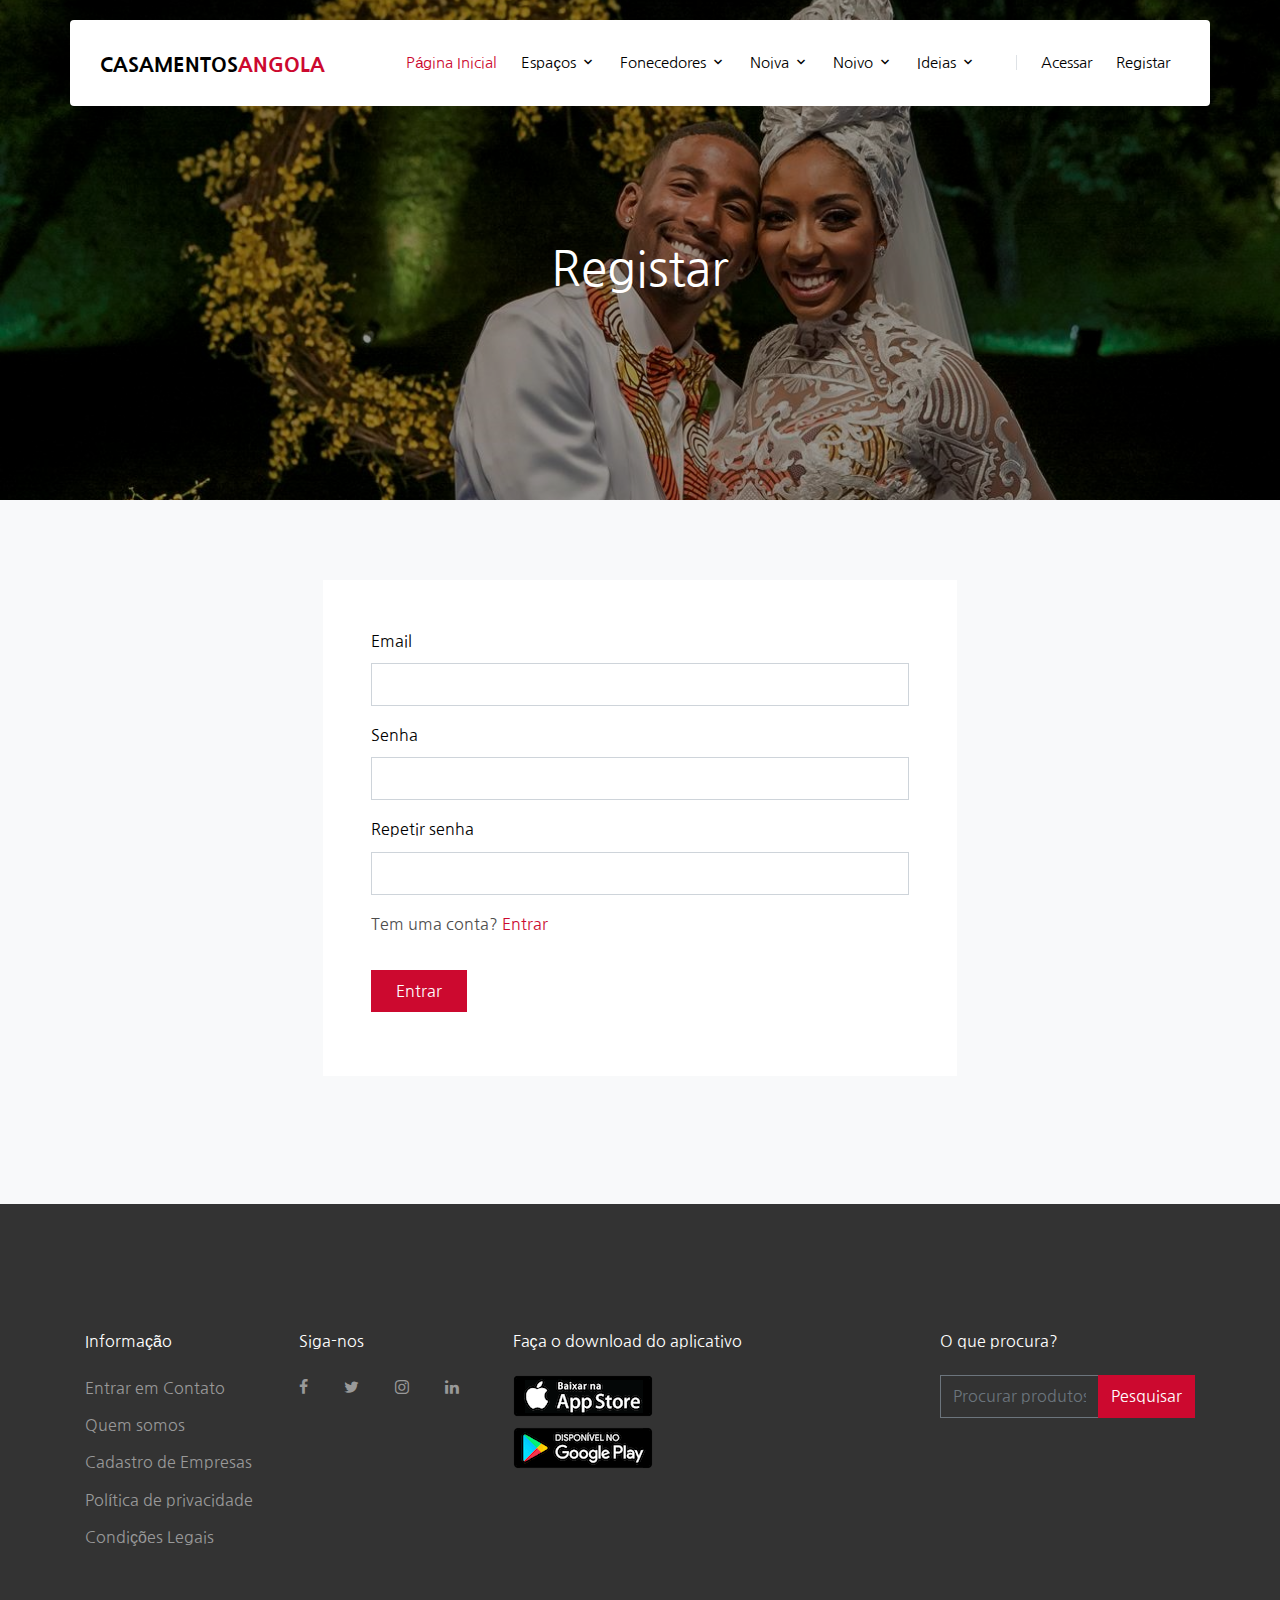
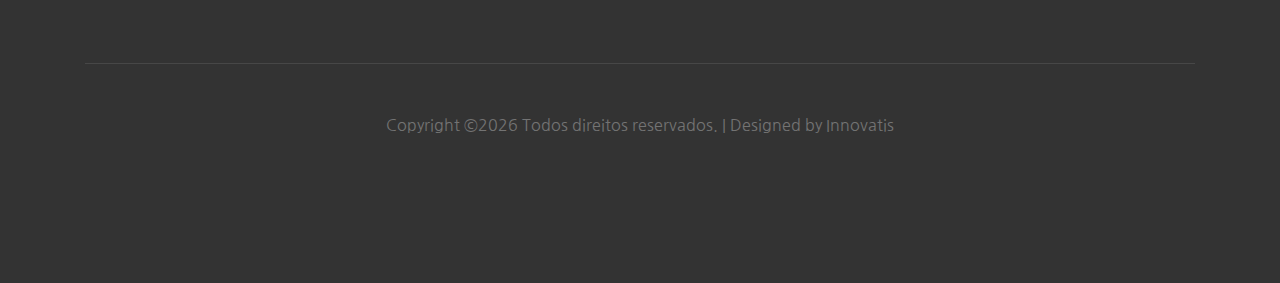
<file: registar.html>
<!DOCTYPE html>
<html lang="en">
  <head>
    <title>Casamentos Angola</title>
    <meta charset="utf-8">
    <meta name="viewport" content="width=device-width, initial-scale=1, shrink-to-fit=no">

    <link href="https://fonts.googleapis.com/css?family=Nanum+Gothic:400,700,800" rel="stylesheet">
    <link rel="stylesheet" href="fonts/icomoon/style.css">

    <link rel="stylesheet" href="css/bootstrap.min.css">
    <link rel="stylesheet" href="css/magnific-popup.css">
    <link rel="stylesheet" href="css/jquery-ui.css">
    <link rel="stylesheet" href="css/owl.carousel.min.css">
    <link rel="stylesheet" href="css/owl.theme.default.min.css">

    <link rel="stylesheet" href="css/bootstrap-datepicker.css">

    <link rel="stylesheet" href="fonts/flaticon/font/flaticon.css">

    <link rel="stylesheet" href="css/aos.css">
    <link rel="stylesheet" href="css/rangeslider.css">

    <link rel="stylesheet" href="css/style.css">
    
  </head>
  <body>
  
  <div class="site-wrap">

    <div class="site-mobile-menu">
      <div class="site-mobile-menu-header">
        <div class="site-mobile-menu-close mt-3">
          <span class="icon-close2 js-menu-toggle"></span>
        </div>
      </div>
      <div class="site-mobile-menu-body"></div>
    </div>
    
    <header class="site-navbar container py-0 bg-white" role="banner">

      <!-- <div class="container"> -->
        <div class="row align-items-center">
          
          <div class="col-6 col-xl-2">
            <h1 class="mb-0 site-logo"><a href="index.html" class="text-black mb-0">Casamentos<span class="text-primary">Angola</span>  </a></h1>
          </div>
          <div class="col-12 col-md-10 d-none d-xl-block">
            <nav class="site-navigation position-relative text-right" role="navigation">

              <ul class="site-menu js-clone-nav mr-auto d-none d-lg-block">
                <li class="active"><a href="index.html">Página Inicial</a></li>
                
                  
                  <li class="has-children">
                  <a href="#">Espaços</a>
                  <ul class="dropdown">
                    <li><a href="#">Fazenda </a></li>
                    <li><a href="#">Chácara </a></li>
                    <li><a href="#">Restaurante </a></li>
                    <li><a href="#">Salão </a></li>
                    <li><a href="#">Casa para casamento</a></li>
                    <li><a href="#">Casamentos na praia</a></li>
                    <li><a href="#">PROMOÇÕES</a></li>                   
                  </ul>
                </li>
                  
                  
                  
                  <li class="has-children">
                  <a href="listagens.html">Fonecedores</a>
                  <ul class="dropdown">
                    <li><a href="#">Convites </a></li>
                    <li><a href="#">Lembranças </a></li>
                    <li><a href="#">Mesas e cadeiras </a></li>
                    <li><a href="#">Fotografia/filmagem </a></li>
                    <li><a href="#">Salão </a></li>
                    <li><a href="#">Casamentos na praia</a></li>
                    <li><a href="#">Música/animação</a></li>
                    <li><a href="#">Carros</a></li>
                    <li><a href="#">Decoração</a></li>
                    <li><a href="#">Tendas</a></li>
                    <li><a href="#">Florista</a></li>
                    <li><a href="#">Cerimonialista</a></li>
                    <li><a href="#">Lua de mel</a></li>
                    <li><a href="#">Bolo/doces/salgados</a></li>
                    <li><a href="#">Bebidas</a></li>
                    <li><a href="#">Celebrante</a></li>
                    <li><a href="#">PROMOÇÕES</a></li>                   
                  </ul>
                </li>
                  
                  
                  
                      
                  <li class="has-children">
                  <a href="#">Noiva</a>
                  <ul class="dropdown">
                    <li><a href="#">Atelier</a></li>
                    <li><a href="#">Loja de roupa</a></li>
                    <li><a href="#">Aluguer de roupa</a></li>
                    <li><a href="#">Assessórios</a></li>
                    <li><a href="#">Aliança</a></li>
                    <li><a href="#">Beleza</a></li>
                    <li><a href="#">Roupa para festa</a></li>
                    <li><a href="#">Trajes para madrinha</a></li>
                    <li><a href="#">PROMOÇÕES</a></li>                   
                  </ul>
                </li>
                  
                  
                  
                    <li class="has-children">
                  <a href="#">Noivo</a>
                  <ul class="dropdown">
                    <li><a href="#">Atelier</a></li>
                    <li><a href="#">Loja de roupa</a></li>
                    <li><a href="#">Aluguer de roupa</a></li>
                    <li><a href="#">Assessórios</a></li>
                    <li><a href="#">Aliança</a></li>
                    <li><a href="#">Cuidado masculino</a></li>
                    <li><a href="#">Roupa para festa</a></li>
                    <li><a href="#">Trajes para padrinho</a></li>
                    <li><a href="#">PROMOÇÕES</a></li>                   
                  </ul>
                </li>
                  
                  
                  
                  
                         <li class="has-children">
                  <a href="#">Ideias</a>
                  <ul class="dropdown">
                    <li><a href="#">Antes do casamento</a></li>
                    <li><a href="#">A cerimônia do casamento</a></li>
                    <li><a href="#">A recepção</a></li>
                    <li><a href="#">Os serviços para seu casamento</a></li>
                    <li><a href="#">Moda nupcial</a></li>
                    <li><a href="#">Beleza e saúde</a></li>
                    <li><a href="#">Lua de mel</a></li>
                    <li><a href="#">Depois do casamento</a></li>
                 </ul>
                </li>
                  
                  
             
                  
                 
                <li class="ml-xl-3 login"><a href="login.html"><span class="border-left pl-xl-4"></span>Acessar</a></li>
                <li><a href="registar.html">Registar</a></li>
                </ul> 
            </nav>
          </div>


          <div class="d-inline-block d-xl-none ml-auto py-3 col-6 text-right" style="position: relative; top: 3px;">
            <a href="#" class="site-menu-toggle js-menu-toggle text-black"><span class="icon-menu h3"></span></a>
          </div>

        </div>
      <!-- </div> -->
      
    </header>

  
    
    <div class="site-blocks-cover inner-page-cover overlay" style="background-image: url(images/img12.jpg);" data-aos="fade" data-stellar-background-ratio="0.5">
      <div class="container">
        <div class="row align-items-center justify-content-center text-center">

          <div class="col-md-10" data-aos="fade-up" data-aos-delay="400">
            
            
            <div class="row justify-content-center mt-5">
              <div class="col-md-8 text-center">
                <h1>Registar</h1>
              </div>
            </div>

            
          </div>
        </div>
      </div>
    </div>  

    <div class="site-section bg-light">
      <div class="container">
        <div class="row justify-content-center">
          <div class="col-md-7 mb-5"  data-aos="fade">

            

            <form action="#" class="p-5 bg-white">
             
              <div class="row form-group">
                
                <div class="col-md-12">
                  <label class="text-black" for="email">Email</label> 
                  <input type="email" id="email" class="form-control">
                </div>
              </div>

              <div class="row form-group">
                <div class="col-md-12">
                  <label class="text-black" for="subject">Senha</label> 
                  <input type="password" id="subject" class="form-control">
                </div>
              </div>

              <div class="row form-group">
                <div class="col-md-12">
                  <label class="text-black" for="subject">Repetir senha</label> 
                  <input type="password" id="subject" class="form-control">
                </div>
              </div>

              <div class="row form-group">
                <div class="col-12">
                  <p>Tem uma conta? <a href="login.html">Entrar</a></p>
                </div>
              </div>

              <div class="row form-group">
                <div class="col-md-12">
                  <input type="submit" value="Entrar" class="btn btn-primary py-2 px-4 text-white">
                </div>
              </div>

  
            </form>
          </div>
          
        </div>
      </div>
    </div>

    
    <footer class="site-footer">
      <div class="container">
        <div class="row">
          <div class="col-md-9">
            <div class="row">                
              
              <div class="col-md-3">
                <h2 class="footer-heading mb-4">Informação</h2>
                <ul class="list-unstyled">
                  <li><a href="contactos.html">Entrar em Contato</a></li>
                  <li><a href="quem_somos.html">Quem somos</a></li>
                  <li><a href="#">Cadastro de Empresas</a></li>
                  <li><a href="#">Política de privacidade</a></li>
                  <li><a href="#">Condições Legais</a></li>
              </ul>
              </div>
                
                        
              <div class="col-md-3">
                <h2 class="footer-heading mb-4">Siga-nos</h2>
                <a href="#" class="pl-0 pr-3"><span class="icon-facebook"></span></a>
                <a href="#" class="pl-3 pr-3"><span class="icon-twitter"></span></a>
                <a href="#" class="pl-3 pr-3"><span class="icon-instagram"></span></a>
                <a href="#" class="pl-3 pr-3"><span class="icon-linkedin"></span></a>
              </div>
                
           
                 <div class="col-md-6">
                <h2 class="footer-heading mb-4">Faça o download do aplicativo</h2>
                  <ul class="list-unstyled">
                      
                      <li><img src="./images/appstore.png" alt="Image" class="img-fluid rounded"></li>
                      <li><img src="./images/googleplay.png" alt="Image" class="img-fluid rounded"></li>

                </ul>

              </div> 
     
            </div>
          </div>
                        
          <div class="col-md-3">
            <h2 class="footer-heading mb-4">O que procura?</h2>
            <form action="#" method="post">
              <div class="input-group mb-3">
                <input type="text" class="form-control border-secondary text-white bg-transparent" placeholder="Procurar produtos..." aria-label="Enter Email" aria-describedby="button-addon2">
                <div class="input-group-append">
                  <button class="btn btn-primary text-white" type="button" id="button-addon2">Pesquisar</button>
                </div>
              </div>
            </form>
          </div>

        </div>
        <div class="row pt-5 mt-5 text-center">
          <div class="col-md-12">
            <div class="border-top pt-5">
            <p>
            <!-- Link back to Colorlib can't be removed. Template is licensed under CC BY 3.0. -->
            Copyright &copy;<script>document.write(new Date().getFullYear());</script> Todos direitos reservados. | Designed by Innovatis
            <!-- Link back to Colorlib can't be removed. Template is licensed under CC BY 3.0. -->
            </p>
            </div>
          </div>
          
        </div>
      </div>
    </footer>
  </div>

  <script src="js/jquery-3.3.1.min.js"></script>
  <script src="js/jquery-migrate-3.0.1.min.js"></script>
  <script src="js/jquery-ui.js"></script>
  <script src="js/popper.min.js"></script>
  <script src="js/bootstrap.min.js"></script>
  <script src="js/owl.carousel.min.js"></script>
  <script src="js/jquery.stellar.min.js"></script>
  <script src="js/jquery.countdown.min.js"></script>
  <script src="js/jquery.magnific-popup.min.js"></script>
  <script src="js/bootstrap-datepicker.min.js"></script>
  <script src="js/aos.js"></script>
  <script src="js/rangeslider.min.js"></script>

  <script src="js/main.js"></script>
    
  </body>
</html>
</file>
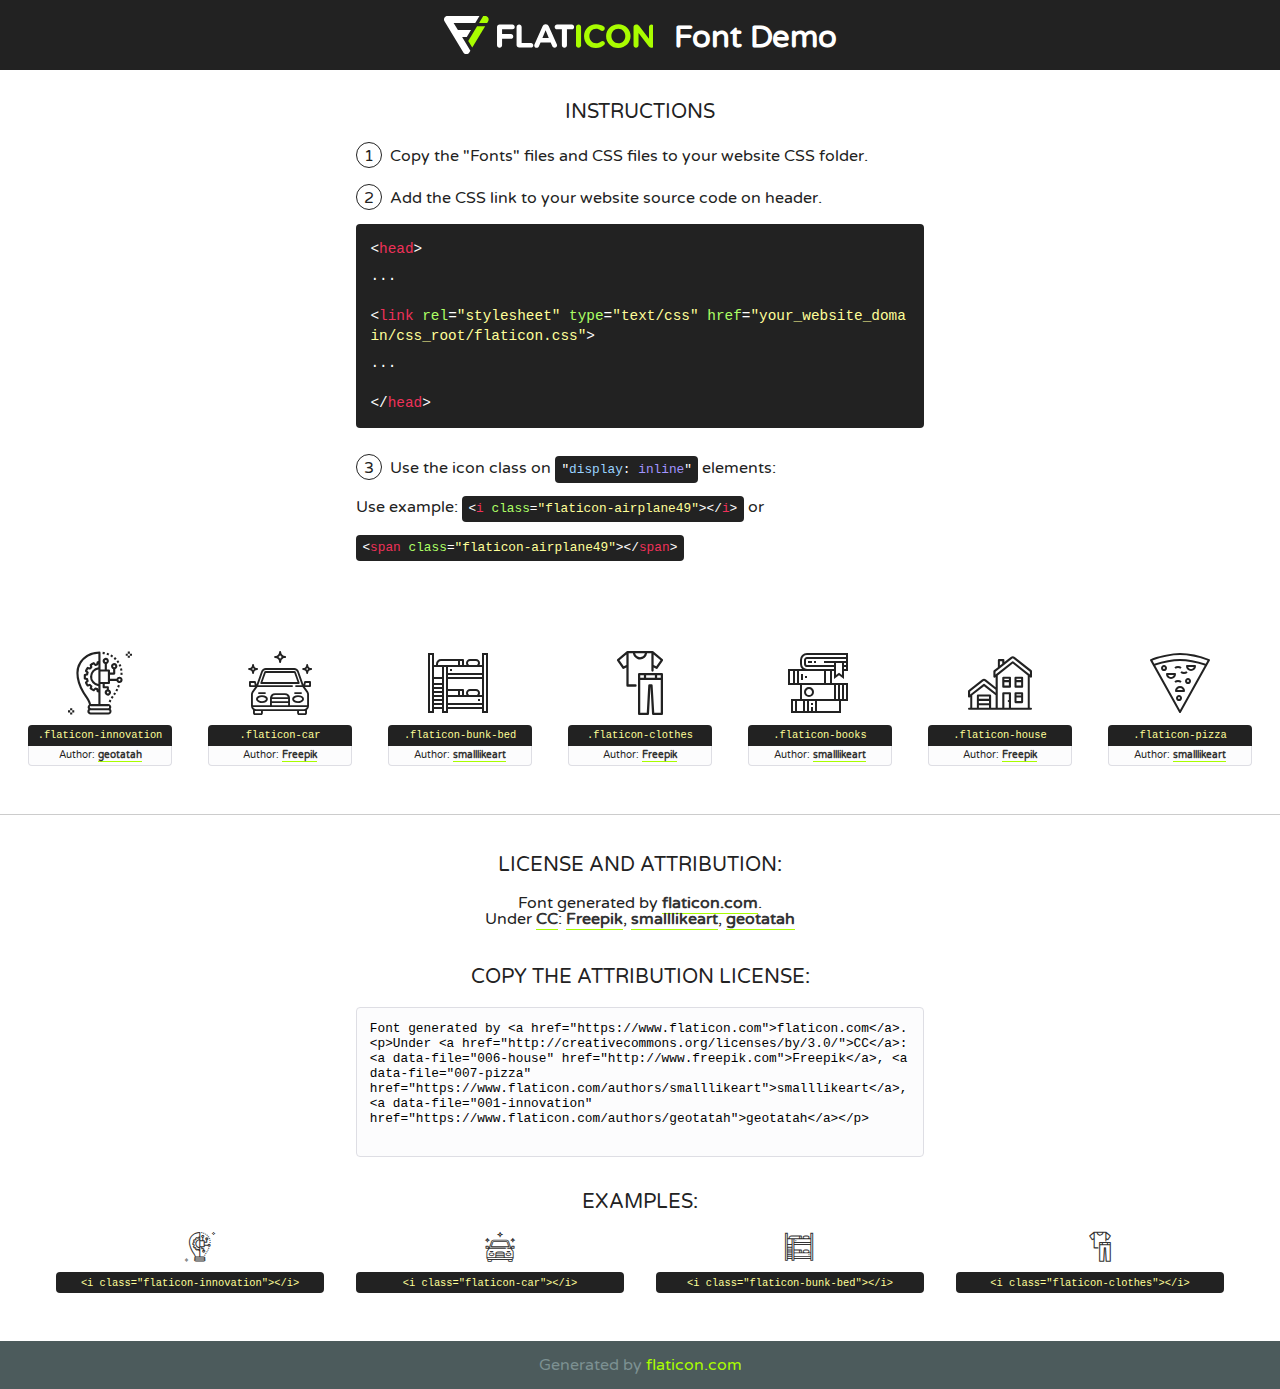
<file: fonts/flaticon/font/flaticon.html>
<!DOCTYPE html>
<!--
  Flaticon icon font: Flaticon
  Creation date: 05/03/2019 22:43
-->
<html>
<!DOCTYPE html>
<html>

<head>
    <title>Flaticon WebFont</title>
    <link href="http://fonts.googleapis.com/css?family=Varela+Round" rel="stylesheet" type="text/css" />
    <link rel="stylesheet" type="text/css" href="flaticon.css">
    <meta charset="UTF-8">
    <style>
    html, body, div, span, applet, object, iframe,
    h1, h2, h3, h4, h5, h6, p, blockquote, pre,
    a, abbr, acronym, address, big, cite, code,
    del, dfn, em, img, ins, kbd, q, s, samp,
    small, strike, strong, sub, sup, tt, var,
    b, u, i, center,
    dl, dt, dd, ol, ul, li,
    fieldset, form, label, legend,
    table, caption, tbody, tfoot, thead, tr, th, td,
    article, aside, canvas, details, embed, 
    figure, figcaption, footer, header, hgroup, 
    menu, nav, output, ruby, section, summary,
    time, mark, audio, video {
        margin: 0;
        padding: 0;
        border: 0;
        font-size: 100%;
        font: inherit;
        vertical-align: baseline;
    }
    /* HTML5 display-role reset for older browsers */
    article, aside, details, figcaption, figure, 
    footer, header, hgroup, menu, nav, section {
        display: block;
    }
    body {
        line-height: 1;
    }
    ol, ul {
        list-style: none;
    }
    blockquote, q {
        quotes: none;
    }
    blockquote:before, blockquote:after,
    q:before, q:after {
        content: '';
        content: none;
    }
    table {
        border-collapse: collapse;
        border-spacing: 0;
    }
    body {
        font-family: 'Varela Round', Helvetica, Arial, sans-serif;
        font-size: 16px;
        color: #222;
    }
    a {
        color: #333;
        border-bottom: 1px solid #a9fd00;
        font-weight: bold;
        text-decoration: none;
    }
    * {
        -moz-box-sizing: border-box;
        -webkit-box-sizing: border-box;
        box-sizing: border-box;
        margin: 0;
        padding: 0;
    }
    [class^="flaticon-"]:before, [class*=" flaticon-"]:before, [class^="flaticon-"]:after, [class*=" flaticon-"]:after {
        font-family: Flaticon;
        font-size: 30px;
        font-style: normal;
        margin-left: 20px;
        color: #333;
    }
    .wrapper {
        max-width: 600px;
        margin: auto;
        padding: 0 1em;
    }
    .title {
        font-size: 1.25em;
        text-align: center;
        margin-bottom: 1em;
        text-transform: uppercase;
    }
    header {
        text-align: center;
        background-color: #222;
        color: #fff;
        padding: 1em;
    }
    header .logo {
        width: 210px;
        height: 38px;
        display: inline-block;
        vertical-align: middle;
        margin-right: 1em;
        border: none;
    }
    header strong {
        font-size: 1.95em;
        font-weight: bold;
        vertical-align: middle;
        margin-top: 5px;
        display: inline-block;
    }
    .demo {
        margin: 2em auto;
        line-height: 1.25em;
    }
    .demo ul li {
        margin-bottom: 1em;
    }
    .demo ul li .num {
        color: #222;
        border-radius: 20px;
        display: inline-block;
        width: 26px;
        padding: 3px;
        height: 26px;
        text-align: center;
        margin-right: 0.5em;
        border: 1px solid #222;
    }
    .demo ul li code {
        background-color: #222;
        border-radius: 4px;
        padding: 0.25em 0.5em;
        display: inline-block;
        color: #fff;
        font-family: Consolas,Monaco,Lucida Console,Liberation Mono,DejaVu Sans Mono,Bitstream Vera Sans Mono,Courier New, monospace;
        font-weight: lighter;
        margin-top: 1em;
        font-size: 0.8em;
        word-break: break-all;
    }
    .demo ul li code.big {
        padding: 1em;
        font-size: 0.9em;
    }
    .demo ul li code .red {
        color: #EF3159;
    }
    .demo ul li code .green {
        color: #ACFF65;
    }
    .demo ul li code .yellow {
        color: #FFFF99;
    }
    .demo ul li code .blue {
        color: #99D3FF;
    }
    .demo ul li code .purple {
        color: #A295FF;
    }
    .demo ul li code .dots {
        margin-top: 0.5em;
        display: block;
    }
    #glyphs {
        border-bottom: 1px solid #ccc;
        padding: 2em 0;
        text-align: center;
    }
    .glyph {
        display: inline-block;
        width: 9em;
        margin: 1em;
        text-align: center;
        vertical-align: top;
        background: #FFF;
    }
    .glyph .glyph-icon {
        padding: 10px;
        display: block;
        font-family:"Flaticon";
        font-size: 64px;
        line-height: 1;
    }
    .glyph .glyph-icon:before {
        font-size: 64px;
        color: #222;
        margin-left: 0;
    }
    .class-name {
        font-size: 0.65em;
        background-color: #222;
        color: #fff;
        border-radius: 4px 4px 0 0;
        padding: 0.5em;
        color: #FFFF99;
        font-family: Consolas,Monaco,Lucida Console,Liberation Mono,DejaVu Sans Mono,Bitstream Vera Sans Mono,Courier New, monospace;
    }
    .author-name {
        font-size: 0.6em;
        background-color: #fcfcfd;
        border: 1px solid #DEDEE4;
        border-top: 0;
        border-radius: 0 0 4px 4px;
        padding: 0.5em;
    }
    .class-name:last-child {
        font-size: 10px;
        color:#888;
    }
    .class-name:last-child a {
        font-size: 10px;
        color:#555;
    }
    .class-name:last-child a:hover {
        color:#a9fd00;
    }
    .glyph > input {
        display: block;
        width: 100px;
        margin: 5px auto;
        text-align: center;
        font-size: 12px;
        cursor: text;
    }
    .glyph > input.icon-input {
        font-family:"Flaticon";
        font-size: 16px;
        margin-bottom: 10px;
    }
    .attribution .title {
        margin-top: 2em;
    }
    .attribution textarea {
        background-color: #fcfcfd;
        padding: 1em;
        border: none;
        box-shadow: none;
        border: 1px solid #DEDEE4;
        border-radius: 4px;
        resize: none;
        width: 100%;
        height: 150px;
        font-size: 0.8em;
        font-family: Consolas,Monaco,Lucida Console,Liberation Mono,DejaVu Sans Mono,Bitstream Vera Sans Mono,Courier New, monospace;
        -webkit-appearance: none;
    }
    .iconsuse {
        margin: 2em auto;
        text-align: center;
        max-width: 1200px;
    }
    .iconsuse:after {
        content: '';
        display: table;
        clear: both;
    }
    .iconsuse .image {
        float: left;
        width: 25%;
        padding: 0 1em;
    }
    .iconsuse .image p {
        margin-bottom: 1em;
    }
    .iconsuse .image span {
        display: block;
        font-size: 0.65em;
        background-color: #222;
        color: #fff;
        border-radius: 4px;
        padding: 0.5em;
        color: #FFFF99;
        margin-top: 1em;
        font-family: Consolas,Monaco,Lucida Console,Liberation Mono,DejaVu Sans Mono,Bitstream Vera Sans Mono,Courier New, monospace;
    }
    #footer {
        text-align: center;
        background-color: #4C5B5C;
        color: #7c9192;
        padding: 1em;
    }
    #footer a {
        border: none;
        color: #a9fd00;
        font-weight: normal;
    }
    @media (max-width: 960px) {
        .iconsuse .image {
            width: 50%;
        }
    }
    @media (max-width: 560px) {
        .iconsuse .image {
            width: 100%;
        }
    }
    </style>
</head>

<body class="characters-off">

    <header>
        <a href="https://www.flaticon.com" target="_blank" class="logo">
            <svg version="1.1" xmlns="http://www.w3.org/2000/svg" xmlns:xlink="http://www.w3.org/1999/xlink" xmlns:a="http://ns.adobe.com/AdobeSVGViewerExtensions/3.0/" viewBox="0 0 560.875 102.036" enable-background="new 0 0 560.875 102.036" xml:space="preserve">
                <defs>
                </defs>
                <g>
                    <g class="letters">
                        <path fill="#ffffff" d="M141.596,29.675c0-3.777,2.985-6.767,6.764-6.767h34.438c3.426,0,6.15,2.728,6.15,6.15
                        c0,3.43-2.724,6.149-6.15,6.149h-27.674v13.091h23.719c3.429,0,6.151,2.724,6.151,6.15c0,3.43-2.723,6.149-6.151,6.149h-23.719
                        v17.574c0,3.773-2.986,6.761-6.764,6.761c-3.779,0-6.764-2.989-6.764-6.761V29.675z"></path>
                        <path fill="#ffffff" d="M193.844,29.149c0-3.781,2.985-6.767,6.764-6.767c3.776,0,6.763,2.985,6.763,6.767v42.957h25.039
                        c3.426,0,6.149,2.726,6.149,6.153c0,3.425-2.723,6.15-6.149,6.15h-31.802c-3.779,0-6.764-2.986-6.764-6.768V29.149z"></path>
                        <path fill="#ffffff" d="M241.891,75.71l21.438-48.407c1.492-3.341,4.215-5.357,7.906-5.357h0.792
                        c3.686,0,6.323,2.017,7.815,5.357l21.439,48.407c0.436,0.967,0.701,1.845,0.701,2.723c0,3.602-2.809,6.501-6.414,6.501
                        c-3.161,0-5.269-1.845-6.499-4.655l-4.132-9.661h-27.059l-4.301,10.102c-1.144,2.631-3.426,4.214-6.237,4.214
                        c-3.517,0-6.24-2.81-6.24-6.325C241.1,77.64,241.451,76.677,241.891,75.71z M279.932,58.666l-8.521-20.297l-8.526,20.297H279.932
                        z"></path>
                        <path fill="#ffffff" d="M314.864,35.387H301.86c-3.429,0-6.239-2.813-6.239-6.238c0-3.429,2.811-6.24,6.239-6.24h39.533
                        c3.426,0,6.237,2.811,6.237,6.24c0,3.425-2.811,6.238-6.237,6.238h-13.001v42.785c0,3.773-2.99,6.761-6.764,6.761
                        c-3.779,0-6.764-2.989-6.764-6.761V35.387z"></path>
                        <path fill="#A9FD00" d="M352.615,29.149c0-3.781,2.985-6.767,6.767-6.767c3.774,0,6.761,2.985,6.761,6.767v49.024
                        c0,3.773-2.987,6.761-6.761,6.761c-3.781,0-6.767-2.989-6.767-6.761V29.149z"></path>
                        <path fill="#A9FD00" d="M374.132,53.836v-0.179c0-17.481,13.178-31.801,32.065-31.801c9.22,0,15.459,2.458,20.557,6.238
                        c1.402,1.054,2.637,2.985,2.637,5.357c0,3.692-2.985,6.59-6.681,6.59c-1.845,0-3.071-0.702-4.044-1.319
                        c-3.776-2.813-7.729-4.393-12.562-4.393c-10.364,0-17.831,8.611-17.831,19.154v0.173c0,10.542,7.291,19.329,17.831,19.329
                        c5.715,0,9.492-1.756,13.359-4.834c1.049-0.874,2.458-1.491,4.039-1.491c3.429,0,6.325,2.813,6.325,6.236
                        c0,2.106-1.056,3.78-2.282,4.834c-5.539,4.834-12.036,7.733-21.878,7.733C387.572,85.464,374.132,71.493,374.132,53.836z"></path>
                        <path fill="#A9FD00" d="M433.009,53.836v-0.179c0-17.481,13.79-31.801,32.766-31.801c18.981,0,32.592,14.143,32.592,31.628v0.173
                        c0,17.483-13.785,31.807-32.769,31.807C446.625,85.464,433.009,71.32,433.009,53.836z M484.224,53.836v-0.179
                        c0-10.539-7.725-19.326-18.626-19.326c-10.893,0-18.449,8.611-18.449,19.154v0.173c0,10.542,7.73,19.329,18.626,19.329
                        C476.676,72.986,484.224,64.378,484.224,53.836z"></path>
                        <path fill="#A9FD00" d="M506.233,29.321c0-3.774,2.99-6.763,6.767-6.763h1.401c3.252,0,5.183,1.583,7.029,3.953l26.093,34.265
                        V29.059c0-3.692,2.99-6.677,6.681-6.677c3.683,0,6.671,2.985,6.671,6.677v48.934c0,3.78-2.987,6.765-6.764,6.765h-0.436
                        c-3.257,0-5.188-1.581-7.034-3.953l-27.056-35.492v32.944c0,3.687-2.985,6.676-6.678,6.676c-3.683,0-6.673-2.989-6.673-6.676
                        V29.321z"></path>
                    </g>
                    <g class="insignia">
                        <path fill="#ffffff" d="M48.372,56.137h12.517l11.156-18.537H37.186L25.688,18.539h57.825L94.668,0H9.271
                        C5.925,0,2.842,1.801,1.198,4.716c-1.644,2.907-1.593,6.482,0.134,9.343l50.38,83.501c1.678,2.781,4.689,4.476,7.938,4.476
                        c3.246,0,6.257-1.695,7.935-4.476l2.898-4.804L48.372,56.137z"></path>
                        <g class="i">
                            <path fill="#A9FD00" d="M93.575,18.539h0.031v0.004l21.652,0.004l2.705-4.488c1.727-2.861,1.778-6.436,0.133-9.343
                            C116.454,1.801,113.371,0,110.026,0h-5.294L93.575,18.539z"></path>
                            <polygon fill="#A9FD00" points="88.291,27.356 64.725,66.486 75.519,84.404 109.942,27.356"></polygon>
                        </g>
                    </g>
                </g>
            </svg>
        </a>
        <strong>Font Demo</strong>
    </header>


    <section class="demo wrapper">

        <p class="title">Instructions</p>

        <ul>
            <li>
                <span class="num">1</span>Copy the "Fonts" files and CSS files to your website CSS folder.
            </li>
            <li>
                <span class="num">2</span>Add the CSS link to your website source code on header.
                <code class="big">
                    &lt;<span class="red">head</span>&gt;
                    <br/><span class="dots">...</span>
                    <br/>&lt;<span class="red">link</span> <span class="green">rel</span>=<span class="yellow">"stylesheet"</span> <span class="green">type</span>=<span class="yellow">"text/css"</span> <span class="green">href</span>=<span class="yellow">"your_website_domain/css_root/flaticon.css"</span>&gt;
                    <br/><span class="dots">...</span>
                    <br/>&lt;/<span class="red">head</span>&gt;
                </code>
            </li>

            <li>
                <p>
                    <span class="num">3</span>Use the icon class on <code>"<span class="blue">display</span>:<span class="purple"> inline</span>"</code> elements:
                    <br />
                    Use example: <code>&lt;<span class="red">i</span> <span class="green">class</span>=<span class="yellow">&quot;flaticon-airplane49&quot;</span>&gt;&lt;/<span class="red">i</span>&gt;</code> or <code>&lt;<span class="red">span</span> <span class="green">class</span>=<span class="yellow">&quot;flaticon-airplane49&quot;</span>&gt;&lt;/<span class="red">span</span>&gt;</code>
            </li>
        </ul>

    </section>




   <section id="glyphs">          
    
      
        <div class="glyph"><div class="glyph-icon flaticon-innovation"></div>
            <div class="class-name">.flaticon-innovation</div>
            <div class="author-name">Author: <a data-file="001-innovation" href="https://www.flaticon.com/authors/geotatah">geotatah</a> </div> 
        </div>        
        
        <div class="glyph"><div class="glyph-icon flaticon-car"></div>
            <div class="class-name">.flaticon-car</div>
            <div class="author-name">Author: <a data-file="002-car" href="http://www.freepik.com">Freepik</a> </div> 
        </div>        
        
        <div class="glyph"><div class="glyph-icon flaticon-bunk-bed"></div>
            <div class="class-name">.flaticon-bunk-bed</div>
            <div class="author-name">Author: <a data-file="003-bunk-bed" href="https://www.flaticon.com/authors/smalllikeart">smalllikeart</a> </div> 
        </div>        
        
        <div class="glyph"><div class="glyph-icon flaticon-clothes"></div>
            <div class="class-name">.flaticon-clothes</div>
            <div class="author-name">Author: <a data-file="004-clothes" href="http://www.freepik.com">Freepik</a> </div> 
        </div>        
        
        <div class="glyph"><div class="glyph-icon flaticon-books"></div>
            <div class="class-name">.flaticon-books</div>
            <div class="author-name">Author: <a data-file="005-books" href="https://www.flaticon.com/authors/smalllikeart">smalllikeart</a> </div> 
        </div>        
        
        <div class="glyph"><div class="glyph-icon flaticon-house"></div>
            <div class="class-name">.flaticon-house</div>
            <div class="author-name">Author: <a data-file="006-house" href="http://www.freepik.com">Freepik</a> </div> 
        </div>        
        
        <div class="glyph"><div class="glyph-icon flaticon-pizza"></div>
            <div class="class-name">.flaticon-pizza</div>
            <div class="author-name">Author: <a data-file="007-pizza" href="https://www.flaticon.com/authors/smalllikeart">smalllikeart</a> </div> 
        </div>        
        

    </section>



    <section class="attribution wrapper"   style="text-align:center;">

      <div class="title">License and attribution:</div><div class="attrDiv">Font generated by <a href="https://www.flaticon.com">flaticon.com</a>. <div><p>Under <a href="http://creativecommons.org/licenses/by/3.0/">CC</a>: <a data-file="006-house" href="http://www.freepik.com">Freepik</a>, <a data-file="007-pizza" href="https://www.flaticon.com/authors/smalllikeart">smalllikeart</a>, <a data-file="001-innovation" href="https://www.flaticon.com/authors/geotatah">geotatah</a></p>  </div>
      </div>
      <div class="title">Copy the Attribution License:</div>

    <textarea onclick="this.focus();this.select();">Font generated by &lt;a href=&quot;https://www.flaticon.com&quot;&gt;flaticon.com&lt;/a&gt;. <p>Under <a href="http://creativecommons.org/licenses/by/3.0/">CC</a>: <a data-file="006-house" href="http://www.freepik.com">Freepik</a>, <a data-file="007-pizza" href="https://www.flaticon.com/authors/smalllikeart">smalllikeart</a>, <a data-file="001-innovation" href="https://www.flaticon.com/authors/geotatah">geotatah</a></p>  
     </textarea>

    </section>

    <section class="iconsuse">

          <div class="title">Examples:</div>            
             
            <div class="image">
                <p>
                    <i class="glyph-icon flaticon-innovation"></i> 
                    <span>&lt;i class=&quot;flaticon-innovation&quot;&gt;&lt;/i&gt;</span>
                </p>
            </div>
            
            <div class="image">
                <p>
                    <i class="glyph-icon flaticon-car"></i> 
                    <span>&lt;i class=&quot;flaticon-car&quot;&gt;&lt;/i&gt;</span>
                </p>
            </div>
            
            <div class="image">
                <p>
                    <i class="glyph-icon flaticon-bunk-bed"></i> 
                    <span>&lt;i class=&quot;flaticon-bunk-bed&quot;&gt;&lt;/i&gt;</span>
                </p>
            </div>
            
            <div class="image">
                <p>
                    <i class="glyph-icon flaticon-clothes"></i> 
                    <span>&lt;i class=&quot;flaticon-clothes&quot;&gt;&lt;/i&gt;</span>
                </p>
            </div>
                       
        </div>
                            
    </section>

<div id="footer">
    <div>Generated by <a href="https://www.flaticon.com">flaticon.com</a>
    </div>
</div>



</body>
</html>
</file>
<file: fonts/icomoon/style.css>
@font-face {
  font-family: 'icomoon';
  src:  url('fonts/icomoon.eot?10si43');
  src:  url('fonts/icomoon.eot?10si43#iefix') format('embedded-opentype'),
    url('fonts/icomoon.ttf?10si43') format('truetype'),
    url('fonts/icomoon.woff?10si43') format('woff'),
    url('fonts/icomoon.svg?10si43#icomoon') format('svg');
  font-weight: normal;
  font-style: normal;
}

[class^="icon-"], [class*=" icon-"] {
  /* use !important to prevent issues with browser extensions that change fonts */
  font-family: 'icomoon' !important;
  speak: none;
  font-style: normal;
  font-weight: normal;
  font-variant: normal;
  text-transform: none;
  line-height: 1;

  /* Better Font Rendering =========== */
  -webkit-font-smoothing: antialiased;
  -moz-osx-font-smoothing: grayscale;
}

.icon-asterisk:before {
  content: "\f069";
}
.icon-plus:before {
  content: "\f067";
}
.icon-question:before {
  content: "\f128";
}
.icon-minus:before {
  content: "\f068";
}
.icon-glass:before {
  content: "\f000";
}
.icon-music:before {
  content: "\f001";
}
.icon-search:before {
  content: "\f002";
}
.icon-envelope-o:before {
  content: "\f003";
}
.icon-heart:before {
  content: "\f004";
}
.icon-star:before {
  content: "\f005";
}
.icon-star-o:before {
  content: "\f006";
}
.icon-user:before {
  content: "\f007";
}
.icon-film:before {
  content: "\f008";
}
.icon-th-large:before {
  content: "\f009";
}
.icon-th:before {
  content: "\f00a";
}
.icon-th-list:before {
  content: "\f00b";
}
.icon-check:before {
  content: "\f00c";
}
.icon-close:before {
  content: "\f00d";
}
.icon-remove:before {
  content: "\f00d";
}
.icon-times:before {
  content: "\f00d";
}
.icon-search-plus:before {
  content: "\f00e";
}
.icon-search-minus:before {
  content: "\f010";
}
.icon-power-off:before {
  content: "\f011";
}
.icon-signal:before {
  content: "\f012";
}
.icon-cog:before {
  content: "\f013";
}
.icon-gear:before {
  content: "\f013";
}
.icon-trash-o:before {
  content: "\f014";
}
.icon-home:before {
  content: "\f015";
}
.icon-file-o:before {
  content: "\f016";
}
.icon-clock-o:before {
  content: "\f017";
}
.icon-road:before {
  content: "\f018";
}
.icon-download:before {
  content: "\f019";
}
.icon-arrow-circle-o-down:before {
  content: "\f01a";
}
.icon-arrow-circle-o-up:before {
  content: "\f01b";
}
.icon-inbox:before {
  content: "\f01c";
}
.icon-play-circle-o:before {
  content: "\f01d";
}
.icon-repeat:before {
  content: "\f01e";
}
.icon-rotate-right:before {
  content: "\f01e";
}
.icon-refresh:before {
  content: "\f021";
}
.icon-list-alt:before {
  content: "\f022";
}
.icon-lock:before {
  content: "\f023";
}
.icon-flag:before {
  content: "\f024";
}
.icon-headphones:before {
  content: "\f025";
}
.icon-volume-off:before {
  content: "\f026";
}
.icon-volume-down:before {
  content: "\f027";
}
.icon-volume-up:before {
  content: "\f028";
}
.icon-qrcode:before {
  content: "\f029";
}
.icon-barcode:before {
  content: "\f02a";
}
.icon-tag:before {
  content: "\f02b";
}
.icon-tags:before {
  content: "\f02c";
}
.icon-book:before {
  content: "\f02d";
}
.icon-bookmark:before {
  content: "\f02e";
}
.icon-print:before {
  content: "\f02f";
}
.icon-camera:before {
  content: "\f030";
}
.icon-font:before {
  content: "\f031";
}
.icon-bold:before {
  content: "\f032";
}
.icon-italic:before {
  content: "\f033";
}
.icon-text-height:before {
  content: "\f034";
}
.icon-text-width:before {
  content: "\f035";
}
.icon-align-left:before {
  content: "\f036";
}
.icon-align-center:before {
  content: "\f037";
}
.icon-align-right:before {
  content: "\f038";
}
.icon-align-justify:before {
  content: "\f039";
}
.icon-list:before {
  content: "\f03a";
}
.icon-dedent:before {
  content: "\f03b";
}
.icon-outdent:before {
  content: "\f03b";
}
.icon-indent:before {
  content: "\f03c";
}
.icon-video-camera:before {
  content: "\f03d";
}
.icon-image:before {
  content: "\f03e";
}
.icon-photo:before {
  content: "\f03e";
}
.icon-picture-o:before {
  content: "\f03e";
}
.icon-pencil:before {
  content: "\f040";
}
.icon-map-marker:before {
  content: "\f041";
}
.icon-adjust:before {
  content: "\f042";
}
.icon-tint:before {
  content: "\f043";
}
.icon-edit:before {
  content: "\f044";
}
.icon-pencil-square-o:before {
  content: "\f044";
}
.icon-share-square-o:before {
  content: "\f045";
}
.icon-check-square-o:before {
  content: "\f046";
}
.icon-arrows:before {
  content: "\f047";
}
.icon-step-backward:before {
  content: "\f048";
}
.icon-fast-backward:before {
  content: "\f049";
}
.icon-backward:before {
  content: "\f04a";
}
.icon-play:before {
  content: "\f04b";
}
.icon-pause:before {
  content: "\f04c";
}
.icon-stop:before {
  content: "\f04d";
}
.icon-forward:before {
  content: "\f04e";
}
.icon-fast-forward:before {
  content: "\f050";
}
.icon-step-forward:before {
  content: "\f051";
}
.icon-eject:before {
  content: "\f052";
}
.icon-chevron-left:before {
  content: "\f053";
}
.icon-chevron-right:before {
  content: "\f054";
}
.icon-plus-circle:before {
  content: "\f055";
}
.icon-minus-circle:before {
  content: "\f056";
}
.icon-times-circle:before {
  content: "\f057";
}
.icon-check-circle:before {
  content: "\f058";
}
.icon-question-circle:before {
  content: "\f059";
}
.icon-info-circle:before {
  content: "\f05a";
}
.icon-crosshairs:before {
  content: "\f05b";
}
.icon-times-circle-o:before {
  content: "\f05c";
}
.icon-check-circle-o:before {
  content: "\f05d";
}
.icon-ban:before {
  content: "\f05e";
}
.icon-arrow-left:before {
  content: "\f060";
}
.icon-arrow-right:before {
  content: "\f061";
}
.icon-arrow-up:before {
  content: "\f062";
}
.icon-arrow-down:before {
  content: "\f063";
}
.icon-mail-forward:before {
  content: "\f064";
}
.icon-share:before {
  content: "\f064";
}
.icon-expand:before {
  content: "\f065";
}
.icon-compress:before {
  content: "\f066";
}
.icon-exclamation-circle:before {
  content: "\f06a";
}
.icon-gift:before {
  content: "\f06b";
}
.icon-leaf:before {
  content: "\f06c";
}
.icon-fire:before {
  content: "\f06d";
}
.icon-eye:before {
  content: "\f06e";
}
.icon-eye-slash:before {
  content: "\f070";
}
.icon-exclamation-triangle:before {
  content: "\f071";
}
.icon-warning:before {
  content: "\f071";
}
.icon-plane:before {
  content: "\f072";
}
.icon-calendar:before {
  content: "\f073";
}
.icon-random:before {
  content: "\f074";
}
.icon-comment:before {
  content: "\f075";
}
.icon-magnet:before {
  content: "\f076";
}
.icon-chevron-up:before {
  content: "\f077";
}
.icon-chevron-down:before {
  content: "\f078";
}
.icon-retweet:before {
  content: "\f079";
}
.icon-shopping-cart:before {
  content: "\f07a";
}
.icon-folder:before {
  content: "\f07b";
}
.icon-folder-open:before {
  content: "\f07c";
}
.icon-arrows-v:before {
  content: "\f07d";
}
.icon-arrows-h:before {
  content: "\f07e";
}
.icon-bar-chart:before {
  content: "\f080";
}
.icon-bar-chart-o:before {
  content: "\f080";
}
.icon-twitter-square:before {
  content: "\f081";
}
.icon-facebook-square:before {
  content: "\f082";
}
.icon-camera-retro:before {
  content: "\f083";
}
.icon-key:before {
  content: "\f084";
}
.icon-cogs:before {
  content: "\f085";
}
.icon-gears:before {
  content: "\f085";
}
.icon-comments:before {
  content: "\f086";
}
.icon-thumbs-o-up:before {
  content: "\f087";
}
.icon-thumbs-o-down:before {
  content: "\f088";
}
.icon-star-half:before {
  content: "\f089";
}
.icon-heart-o:before {
  content: "\f08a";
}
.icon-sign-out:before {
  content: "\f08b";
}
.icon-linkedin-square:before {
  content: "\f08c";
}
.icon-thumb-tack:before {
  content: "\f08d";
}
.icon-external-link:before {
  content: "\f08e";
}
.icon-sign-in:before {
  content: "\f090";
}
.icon-trophy:before {
  content: "\f091";
}
.icon-github-square:before {
  content: "\f092";
}
.icon-upload:before {
  content: "\f093";
}
.icon-lemon-o:before {
  content: "\f094";
}
.icon-phone:before {
  content: "\f095";
}
.icon-square-o:before {
  content: "\f096";
}
.icon-bookmark-o:before {
  content: "\f097";
}
.icon-phone-square:before {
  content: "\f098";
}
.icon-twitter:before {
  content: "\f099";
}
.icon-facebook:before {
  content: "\f09a";
}
.icon-facebook-f:before {
  content: "\f09a";
}
.icon-github:before {
  content: "\f09b";
}
.icon-unlock:before {
  content: "\f09c";
}
.icon-credit-card:before {
  content: "\f09d";
}
.icon-feed:before {
  content: "\f09e";
}
.icon-rss:before {
  content: "\f09e";
}
.icon-hdd-o:before {
  content: "\f0a0";
}
.icon-bullhorn:before {
  content: "\f0a1";
}
.icon-bell-o:before {
  content: "\f0a2";
}
.icon-certificate:before {
  content: "\f0a3";
}
.icon-hand-o-right:before {
  content: "\f0a4";
}
.icon-hand-o-left:before {
  content: "\f0a5";
}
.icon-hand-o-up:before {
  content: "\f0a6";
}
.icon-hand-o-down:before {
  content: "\f0a7";
}
.icon-arrow-circle-left:before {
  content: "\f0a8";
}
.icon-arrow-circle-right:before {
  content: "\f0a9";
}
.icon-arrow-circle-up:before {
  content: "\f0aa";
}
.icon-arrow-circle-down:before {
  content: "\f0ab";
}
.icon-globe:before {
  content: "\f0ac";
}
.icon-wrench:before {
  content: "\f0ad";
}
.icon-tasks:before {
  content: "\f0ae";
}
.icon-filter:before {
  content: "\f0b0";
}
.icon-briefcase:before {
  content: "\f0b1";
}
.icon-arrows-alt:before {
  content: "\f0b2";
}
.icon-group:before {
  content: "\f0c0";
}
.icon-users:before {
  content: "\f0c0";
}
.icon-chain:before {
  content: "\f0c1";
}
.icon-link:before {
  content: "\f0c1";
}
.icon-cloud:before {
  content: "\f0c2";
}
.icon-flask:before {
  content: "\f0c3";
}
.icon-cut:before {
  content: "\f0c4";
}
.icon-scissors:before {
  content: "\f0c4";
}
.icon-copy:before {
  content: "\f0c5";
}
.icon-files-o:before {
  content: "\f0c5";
}
.icon-paperclip:before {
  content: "\f0c6";
}
.icon-floppy-o:before {
  content: "\f0c7";
}
.icon-save:before {
  content: "\f0c7";
}
.icon-square:before {
  content: "\f0c8";
}
.icon-bars:before {
  content: "\f0c9";
}
.icon-navicon:before {
  content: "\f0c9";
}
.icon-reorder:before {
  content: "\f0c9";
}
.icon-list-ul:before {
  content: "\f0ca";
}
.icon-list-ol:before {
  content: "\f0cb";
}
.icon-strikethrough:before {
  content: "\f0cc";
}
.icon-underline:before {
  content: "\f0cd";
}
.icon-table:before {
  content: "\f0ce";
}
.icon-magic:before {
  content: "\f0d0";
}
.icon-truck:before {
  content: "\f0d1";
}
.icon-pinterest:before {
  content: "\f0d2";
}
.icon-pinterest-square:before {
  content: "\f0d3";
}
.icon-google-plus-square:before {
  content: "\f0d4";
}
.icon-google-plus:before {
  content: "\f0d5";
}
.icon-money:before {
  content: "\f0d6";
}
.icon-caret-down:before {
  content: "\f0d7";
}
.icon-caret-up:before {
  content: "\f0d8";
}
.icon-caret-left:before {
  content: "\f0d9";
}
.icon-caret-right:before {
  content: "\f0da";
}
.icon-columns:before {
  content: "\f0db";
}
.icon-sort:before {
  content: "\f0dc";
}
.icon-unsorted:before {
  content: "\f0dc";
}
.icon-sort-desc:before {
  content: "\f0dd";
}
.icon-sort-down:before {
  content: "\f0dd";
}
.icon-sort-asc:before {
  content: "\f0de";
}
.icon-sort-up:before {
  content: "\f0de";
}
.icon-envelope:before {
  content: "\f0e0";
}
.icon-linkedin:before {
  content: "\f0e1";
}
.icon-rotate-left:before {
  content: "\f0e2";
}
.icon-undo:before {
  content: "\f0e2";
}
.icon-gavel:before {
  content: "\f0e3";
}
.icon-legal:before {
  content: "\f0e3";
}
.icon-dashboard:before {
  content: "\f0e4";
}
.icon-tachometer:before {
  content: "\f0e4";
}
.icon-comment-o:before {
  content: "\f0e5";
}
.icon-comments-o:before {
  content: "\f0e6";
}
.icon-bolt:before {
  content: "\f0e7";
}
.icon-flash:before {
  content: "\f0e7";
}
.icon-sitemap:before {
  content: "\f0e8";
}
.icon-umbrella:before {
  content: "\f0e9";
}
.icon-clipboard:before {
  content: "\f0ea";
}
.icon-paste:before {
  content: "\f0ea";
}
.icon-lightbulb-o:before {
  content: "\f0eb";
}
.icon-exchange:before {
  content: "\f0ec";
}
.icon-cloud-download:before {
  content: "\f0ed";
}
.icon-cloud-upload:before {
  content: "\f0ee";
}
.icon-user-md:before {
  content: "\f0f0";
}
.icon-stethoscope:before {
  content: "\f0f1";
}
.icon-suitcase:before {
  content: "\f0f2";
}
.icon-bell:before {
  content: "\f0f3";
}
.icon-coffee:before {
  content: "\f0f4";
}
.icon-cutlery:before {
  content: "\f0f5";
}
.icon-file-text-o:before {
  content: "\f0f6";
}
.icon-building-o:before {
  content: "\f0f7";
}
.icon-hospital-o:before {
  content: "\f0f8";
}
.icon-ambulance:before {
  content: "\f0f9";
}
.icon-medkit:before {
  content: "\f0fa";
}
.icon-fighter-jet:before {
  content: "\f0fb";
}
.icon-beer:before {
  content: "\f0fc";
}
.icon-h-square:before {
  content: "\f0fd";
}
.icon-plus-square:before {
  content: "\f0fe";
}
.icon-angle-double-left:before {
  content: "\f100";
}
.icon-angle-double-right:before {
  content: "\f101";
}
.icon-angle-double-up:before {
  content: "\f102";
}
.icon-angle-double-down:before {
  content: "\f103";
}
.icon-angle-left:before {
  content: "\f104";
}
.icon-angle-right:before {
  content: "\f105";
}
.icon-angle-up:before {
  content: "\f106";
}
.icon-angle-down:before {
  content: "\f107";
}
.icon-desktop:before {
  content: "\f108";
}
.icon-laptop:before {
  content: "\f109";
}
.icon-tablet:before {
  content: "\f10a";
}
.icon-mobile:before {
  content: "\f10b";
}
.icon-mobile-phone:before {
  content: "\f10b";
}
.icon-circle-o:before {
  content: "\f10c";
}
.icon-quote-left:before {
  content: "\f10d";
}
.icon-quote-right:before {
  content: "\f10e";
}
.icon-spinner:before {
  content: "\f110";
}
.icon-circle:before {
  content: "\f111";
}
.icon-mail-reply:before {
  content: "\f112";
}
.icon-reply:before {
  content: "\f112";
}
.icon-github-alt:before {
  content: "\f113";
}
.icon-folder-o:before {
  content: "\f114";
}
.icon-folder-open-o:before {
  content: "\f115";
}
.icon-smile-o:before {
  content: "\f118";
}
.icon-frown-o:before {
  content: "\f119";
}
.icon-meh-o:before {
  content: "\f11a";
}
.icon-gamepad:before {
  content: "\f11b";
}
.icon-keyboard-o:before {
  content: "\f11c";
}
.icon-flag-o:before {
  content: "\f11d";
}
.icon-flag-checkered:before {
  content: "\f11e";
}
.icon-terminal:before {
  content: "\f120";
}
.icon-code:before {
  content: "\f121";
}
.icon-mail-reply-all:before {
  content: "\f122";
}
.icon-reply-all:before {
  content: "\f122";
}
.icon-star-half-empty:before {
  content: "\f123";
}
.icon-star-half-full:before {
  content: "\f123";
}
.icon-star-half-o:before {
  content: "\f123";
}
.icon-location-arrow:before {
  content: "\f124";
}
.icon-crop:before {
  content: "\f125";
}
.icon-code-fork:before {
  content: "\f126";
}
.icon-chain-broken:before {
  content: "\f127";
}
.icon-unlink:before {
  content: "\f127";
}
.icon-info:before {
  content: "\f129";
}
.icon-exclamation:before {
  content: "\f12a";
}
.icon-superscript:before {
  content: "\f12b";
}
.icon-subscript:before {
  content: "\f12c";
}
.icon-eraser:before {
  content: "\f12d";
}
.icon-puzzle-piece:before {
  content: "\f12e";
}
.icon-microphone:before {
  content: "\f130";
}
.icon-microphone-slash:before {
  content: "\f131";
}
.icon-shield:before {
  content: "\f132";
}
.icon-calendar-o:before {
  content: "\f133";
}
.icon-fire-extinguisher:before {
  content: "\f134";
}
.icon-rocket:before {
  content: "\f135";
}
.icon-maxcdn:before {
  content: "\f136";
}
.icon-chevron-circle-left:before {
  content: "\f137";
}
.icon-chevron-circle-right:before {
  content: "\f138";
}
.icon-chevron-circle-up:before {
  content: "\f139";
}
.icon-chevron-circle-down:before {
  content: "\f13a";
}
.icon-html5:before {
  content: "\f13b";
}
.icon-css3:before {
  content: "\f13c";
}
.icon-anchor:before {
  content: "\f13d";
}
.icon-unlock-alt:before {
  content: "\f13e";
}
.icon-bullseye:before {
  content: "\f140";
}
.icon-ellipsis-h:before {
  content: "\f141";
}
.icon-ellipsis-v:before {
  content: "\f142";
}
.icon-rss-square:before {
  content: "\f143";
}
.icon-play-circle:before {
  content: "\f144";
}
.icon-ticket:before {
  content: "\f145";
}
.icon-minus-square:before {
  content: "\f146";
}
.icon-minus-square-o:before {
  content: "\f147";
}
.icon-level-up:before {
  content: "\f148";
}
.icon-level-down:before {
  content: "\f149";
}
.icon-check-square:before {
  content: "\f14a";
}
.icon-pencil-square:before {
  content: "\f14b";
}
.icon-external-link-square:before {
  content: "\f14c";
}
.icon-share-square:before {
  content: "\f14d";
}
.icon-compass:before {
  content: "\f14e";
}
.icon-caret-square-o-down:before {
  content: "\f150";
}
.icon-toggle-down:before {
  content: "\f150";
}
.icon-caret-square-o-up:before {
  content: "\f151";
}
.icon-toggle-up:before {
  content: "\f151";
}
.icon-caret-square-o-right:before {
  content: "\f152";
}
.icon-toggle-right:before {
  content: "\f152";
}
.icon-eur:before {
  content: "\f153";
}
.icon-euro:before {
  content: "\f153";
}
.icon-gbp:before {
  content: "\f154";
}
.icon-dollar:before {
  content: "\f155";
}
.icon-usd:before {
  content: "\f155";
}
.icon-inr:before {
  content: "\f156";
}
.icon-rupee:before {
  content: "\f156";
}
.icon-cny:before {
  content: "\f157";
}
.icon-jpy:before {
  content: "\f157";
}
.icon-rmb:before {
  content: "\f157";
}
.icon-yen:before {
  content: "\f157";
}
.icon-rouble:before {
  content: "\f158";
}
.icon-rub:before {
  content: "\f158";
}
.icon-ruble:before {
  content: "\f158";
}
.icon-krw:before {
  content: "\f159";
}
.icon-won:before {
  content: "\f159";
}
.icon-bitcoin:before {
  content: "\f15a";
}
.icon-btc:before {
  content: "\f15a";
}
.icon-file:before {
  content: "\f15b";
}
.icon-file-text:before {
  content: "\f15c";
}
.icon-sort-alpha-asc:before {
  content: "\f15d";
}
.icon-sort-alpha-desc:before {
  content: "\f15e";
}
.icon-sort-amount-asc:before {
  content: "\f160";
}
.icon-sort-amount-desc:before {
  content: "\f161";
}
.icon-sort-numeric-asc:before {
  content: "\f162";
}
.icon-sort-numeric-desc:before {
  content: "\f163";
}
.icon-thumbs-up:before {
  content: "\f164";
}
.icon-thumbs-down:before {
  content: "\f165";
}
.icon-youtube-square:before {
  content: "\f166";
}
.icon-youtube:before {
  content: "\f167";
}
.icon-xing:before {
  content: "\f168";
}
.icon-xing-square:before {
  content: "\f169";
}
.icon-youtube-play:before {
  content: "\f16a";
}
.icon-dropbox:before {
  content: "\f16b";
}
.icon-stack-overflow:before {
  content: "\f16c";
}
.icon-instagram:before {
  content: "\f16d";
}
.icon-flickr:before {
  content: "\f16e";
}
.icon-adn:before {
  content: "\f170";
}
.icon-bitbucket:before {
  content: "\f171";
}
.icon-bitbucket-square:before {
  content: "\f172";
}
.icon-tumblr:before {
  content: "\f173";
}
.icon-tumblr-square:before {
  content: "\f174";
}
.icon-long-arrow-down:before {
  content: "\f175";
}
.icon-long-arrow-up:before {
  content: "\f176";
}
.icon-long-arrow-left:before {
  content: "\f177";
}
.icon-long-arrow-right:before {
  content: "\f178";
}
.icon-apple:before {
  content: "\f179";
}
.icon-windows:before {
  content: "\f17a";
}
.icon-android:before {
  content: "\f17b";
}
.icon-linux:before {
  content: "\f17c";
}
.icon-dribbble:before {
  content: "\f17d";
}
.icon-skype:before {
  content: "\f17e";
}
.icon-foursquare:before {
  content: "\f180";
}
.icon-trello:before {
  content: "\f181";
}
.icon-female:before {
  content: "\f182";
}
.icon-male:before {
  content: "\f183";
}
.icon-gittip:before {
  content: "\f184";
}
.icon-gratipay:before {
  content: "\f184";
}
.icon-sun-o:before {
  content: "\f185";
}
.icon-moon-o:before {
  content: "\f186";
}
.icon-archive:before {
  content: "\f187";
}
.icon-bug:before {
  content: "\f188";
}
.icon-vk:before {
  content: "\f189";
}
.icon-weibo:before {
  content: "\f18a";
}
.icon-renren:before {
  content: "\f18b";
}
.icon-pagelines:before {
  content: "\f18c";
}
.icon-stack-exchange:before {
  content: "\f18d";
}
.icon-arrow-circle-o-right:before {
  content: "\f18e";
}
.icon-arrow-circle-o-left:before {
  content: "\f190";
}
.icon-caret-square-o-left:before {
  content: "\f191";
}
.icon-toggle-left:before {
  content: "\f191";
}
.icon-dot-circle-o:before {
  content: "\f192";
}
.icon-wheelchair:before {
  content: "\f193";
}
.icon-vimeo-square:before {
  content: "\f194";
}
.icon-try:before {
  content: "\f195";
}
.icon-turkish-lira:before {
  content: "\f195";
}
.icon-plus-square-o:before {
  content: "\f196";
}
.icon-space-shuttle:before {
  content: "\f197";
}
.icon-slack:before {
  content: "\f198";
}
.icon-envelope-square:before {
  content: "\f199";
}
.icon-wordpress:before {
  content: "\f19a";
}
.icon-openid:before {
  content: "\f19b";
}
.icon-bank:before {
  content: "\f19c";
}
.icon-institution:before {
  content: "\f19c";
}
.icon-university:before {
  content: "\f19c";
}
.icon-graduation-cap:before {
  content: "\f19d";
}
.icon-mortar-board:before {
  content: "\f19d";
}
.icon-yahoo:before {
  content: "\f19e";
}
.icon-google:before {
  content: "\f1a0";
}
.icon-reddit:before {
  content: "\f1a1";
}
.icon-reddit-square:before {
  content: "\f1a2";
}
.icon-stumbleupon-circle:before {
  content: "\f1a3";
}
.icon-stumbleupon:before {
  content: "\f1a4";
}
.icon-delicious:before {
  content: "\f1a5";
}
.icon-digg:before {
  content: "\f1a6";
}
.icon-pied-piper-pp:before {
  content: "\f1a7";
}
.icon-pied-piper-alt:before {
  content: "\f1a8";
}
.icon-drupal:before {
  content: "\f1a9";
}
.icon-joomla:before {
  content: "\f1aa";
}
.icon-language:before {
  content: "\f1ab";
}
.icon-fax:before {
  content: "\f1ac";
}
.icon-building:before {
  content: "\f1ad";
}
.icon-child:before {
  content: "\f1ae";
}
.icon-paw:before {
  content: "\f1b0";
}
.icon-spoon:before {
  content: "\f1b1";
}
.icon-cube:before {
  content: "\f1b2";
}
.icon-cubes:before {
  content: "\f1b3";
}
.icon-behance:before {
  content: "\f1b4";
}
.icon-behance-square:before {
  content: "\f1b5";
}
.icon-steam:before {
  content: "\f1b6";
}
.icon-steam-square:before {
  content: "\f1b7";
}
.icon-recycle:before {
  content: "\f1b8";
}
.icon-automobile:before {
  content: "\f1b9";
}
.icon-car:before {
  content: "\f1b9";
}
.icon-cab:before {
  content: "\f1ba";
}
.icon-taxi:before {
  content: "\f1ba";
}
.icon-tree:before {
  content: "\f1bb";
}
.icon-spotify:before {
  content: "\f1bc";
}
.icon-deviantart:before {
  content: "\f1bd";
}
.icon-soundcloud:before {
  content: "\f1be";
}
.icon-database:before {
  content: "\f1c0";
}
.icon-file-pdf-o:before {
  content: "\f1c1";
}
.icon-file-word-o:before {
  content: "\f1c2";
}
.icon-file-excel-o:before {
  content: "\f1c3";
}
.icon-file-powerpoint-o:before {
  content: "\f1c4";
}
.icon-file-image-o:before {
  content: "\f1c5";
}
.icon-file-photo-o:before {
  content: "\f1c5";
}
.icon-file-picture-o:before {
  content: "\f1c5";
}
.icon-file-archive-o:before {
  content: "\f1c6";
}
.icon-file-zip-o:before {
  content: "\f1c6";
}
.icon-file-audio-o:before {
  content: "\f1c7";
}
.icon-file-sound-o:before {
  content: "\f1c7";
}
.icon-file-movie-o:before {
  content: "\f1c8";
}
.icon-file-video-o:before {
  content: "\f1c8";
}
.icon-file-code-o:before {
  content: "\f1c9";
}
.icon-vine:before {
  content: "\f1ca";
}
.icon-codepen:before {
  content: "\f1cb";
}
.icon-jsfiddle:before {
  content: "\f1cc";
}
.icon-life-bouy:before {
  content: "\f1cd";
}
.icon-life-buoy:before {
  content: "\f1cd";
}
.icon-life-ring:before {
  content: "\f1cd";
}
.icon-life-saver:before {
  content: "\f1cd";
}
.icon-support:before {
  content: "\f1cd";
}
.icon-circle-o-notch:before {
  content: "\f1ce";
}
.icon-ra:before {
  content: "\f1d0";
}
.icon-rebel:before {
  content: "\f1d0";
}
.icon-resistance:before {
  content: "\f1d0";
}
.icon-empire:before {
  content: "\f1d1";
}
.icon-ge:before {
  content: "\f1d1";
}
.icon-git-square:before {
  content: "\f1d2";
}
.icon-git:before {
  content: "\f1d3";
}
.icon-hacker-news:before {
  content: "\f1d4";
}
.icon-y-combinator-square:before {
  content: "\f1d4";
}
.icon-yc-square:before {
  content: "\f1d4";
}
.icon-tencent-weibo:before {
  content: "\f1d5";
}
.icon-qq:before {
  content: "\f1d6";
}
.icon-wechat:before {
  content: "\f1d7";
}
.icon-weixin:before {
  content: "\f1d7";
}
.icon-paper-plane:before {
  content: "\f1d8";
}
.icon-send:before {
  content: "\f1d8";
}
.icon-paper-plane-o:before {
  content: "\f1d9";
}
.icon-send-o:before {
  content: "\f1d9";
}
.icon-history:before {
  content: "\f1da";
}
.icon-circle-thin:before {
  content: "\f1db";
}
.icon-header:before {
  content: "\f1dc";
}
.icon-paragraph:before {
  content: "\f1dd";
}
.icon-sliders:before {
  content: "\f1de";
}
.icon-share-alt:before {
  content: "\f1e0";
}
.icon-share-alt-square:before {
  content: "\f1e1";
}
.icon-bomb:before {
  content: "\f1e2";
}
.icon-futbol-o:before {
  content: "\f1e3";
}
.icon-soccer-ball-o:before {
  content: "\f1e3";
}
.icon-tty:before {
  content: "\f1e4";
}
.icon-binoculars:before {
  content: "\f1e5";
}
.icon-plug:before {
  content: "\f1e6";
}
.icon-slideshare:before {
  content: "\f1e7";
}
.icon-twitch:before {
  content: "\f1e8";
}
.icon-yelp:before {
  content: "\f1e9";
}
.icon-newspaper-o:before {
  content: "\f1ea";
}
.icon-wifi:before {
  content: "\f1eb";
}
.icon-calculator:before {
  content: "\f1ec";
}
.icon-paypal:before {
  content: "\f1ed";
}
.icon-google-wallet:before {
  content: "\f1ee";
}
.icon-cc-visa:before {
  content: "\f1f0";
}
.icon-cc-mastercard:before {
  content: "\f1f1";
}
.icon-cc-discover:before {
  content: "\f1f2";
}
.icon-cc-amex:before {
  content: "\f1f3";
}
.icon-cc-paypal:before {
  content: "\f1f4";
}
.icon-cc-stripe:before {
  content: "\f1f5";
}
.icon-bell-slash:before {
  content: "\f1f6";
}
.icon-bell-slash-o:before {
  content: "\f1f7";
}
.icon-trash:before {
  content: "\f1f8";
}
.icon-copyright:before {
  content: "\f1f9";
}
.icon-at:before {
  content: "\f1fa";
}
.icon-eyedropper:before {
  content: "\f1fb";
}
.icon-paint-brush:before {
  content: "\f1fc";
}
.icon-birthday-cake:before {
  content: "\f1fd";
}
.icon-area-chart:before {
  content: "\f1fe";
}
.icon-pie-chart:before {
  content: "\f200";
}
.icon-line-chart:before {
  content: "\f201";
}
.icon-lastfm:before {
  content: "\f202";
}
.icon-lastfm-square:before {
  content: "\f203";
}
.icon-toggle-off:before {
  content: "\f204";
}
.icon-toggle-on:before {
  content: "\f205";
}
.icon-bicycle:before {
  content: "\f206";
}
.icon-bus:before {
  content: "\f207";
}
.icon-ioxhost:before {
  content: "\f208";
}
.icon-angellist:before {
  content: "\f209";
}
.icon-cc:before {
  content: "\f20a";
}
.icon-ils:before {
  content: "\f20b";
}
.icon-shekel:before {
  content: "\f20b";
}
.icon-sheqel:before {
  content: "\f20b";
}
.icon-meanpath:before {
  content: "\f20c";
}
.icon-buysellads:before {
  content: "\f20d";
}
.icon-connectdevelop:before {
  content: "\f20e";
}
.icon-dashcube:before {
  content: "\f210";
}
.icon-forumbee:before {
  content: "\f211";
}
.icon-leanpub:before {
  content: "\f212";
}
.icon-sellsy:before {
  content: "\f213";
}
.icon-shirtsinbulk:before {
  content: "\f214";
}
.icon-simplybuilt:before {
  content: "\f215";
}
.icon-skyatlas:before {
  content: "\f216";
}
.icon-cart-plus:before {
  content: "\f217";
}
.icon-cart-arrow-down:before {
  content: "\f218";
}
.icon-diamond:before {
  content: "\f219";
}
.icon-ship:before {
  content: "\f21a";
}
.icon-user-secret:before {
  content: "\f21b";
}
.icon-motorcycle:before {
  content: "\f21c";
}
.icon-street-view:before {
  content: "\f21d";
}
.icon-heartbeat:before {
  content: "\f21e";
}
.icon-venus:before {
  content: "\f221";
}
.icon-mars:before {
  content: "\f222";
}
.icon-mercury:before {
  content: "\f223";
}
.icon-intersex:before {
  content: "\f224";
}
.icon-transgender:before {
  content: "\f224";
}
.icon-transgender-alt:before {
  content: "\f225";
}
.icon-venus-double:before {
  content: "\f226";
}
.icon-mars-double:before {
  content: "\f227";
}
.icon-venus-mars:before {
  content: "\f228";
}
.icon-mars-stroke:before {
  content: "\f229";
}
.icon-mars-stroke-v:before {
  content: "\f22a";
}
.icon-mars-stroke-h:before {
  content: "\f22b";
}
.icon-neuter:before {
  content: "\f22c";
}
.icon-genderless:before {
  content: "\f22d";
}
.icon-facebook-official:before {
  content: "\f230";
}
.icon-pinterest-p:before {
  content: "\f231";
}
.icon-whatsapp:before {
  content: "\f232";
}
.icon-server:before {
  content: "\f233";
}
.icon-user-plus:before {
  content: "\f234";
}
.icon-user-times:before {
  content: "\f235";
}
.icon-bed:before {
  content: "\f236";
}
.icon-hotel:before {
  content: "\f236";
}
.icon-viacoin:before {
  content: "\f237";
}
.icon-train:before {
  content: "\f238";
}
.icon-subway:before {
  content: "\f239";
}
.icon-medium:before {
  content: "\f23a";
}
.icon-y-combinator:before {
  content: "\f23b";
}
.icon-yc:before {
  content: "\f23b";
}
.icon-optin-monster:before {
  content: "\f23c";
}
.icon-opencart:before {
  content: "\f23d";
}
.icon-expeditedssl:before {
  content: "\f23e";
}
.icon-battery:before {
  content: "\f240";
}
.icon-battery-4:before {
  content: "\f240";
}
.icon-battery-full:before {
  content: "\f240";
}
.icon-battery-3:before {
  content: "\f241";
}
.icon-battery-three-quarters:before {
  content: "\f241";
}
.icon-battery-2:before {
  content: "\f242";
}
.icon-battery-half:before {
  content: "\f242";
}
.icon-battery-1:before {
  content: "\f243";
}
.icon-battery-quarter:before {
  content: "\f243";
}
.icon-battery-0:before {
  content: "\f244";
}
.icon-battery-empty:before {
  content: "\f244";
}
.icon-mouse-pointer:before {
  content: "\f245";
}
.icon-i-cursor:before {
  content: "\f246";
}
.icon-object-group:before {
  content: "\f247";
}
.icon-object-ungroup:before {
  content: "\f248";
}
.icon-sticky-note:before {
  content: "\f249";
}
.icon-sticky-note-o:before {
  content: "\f24a";
}
.icon-cc-jcb:before {
  content: "\f24b";
}
.icon-cc-diners-club:before {
  content: "\f24c";
}
.icon-clone:before {
  content: "\f24d";
}
.icon-balance-scale:before {
  content: "\f24e";
}
.icon-hourglass-o:before {
  content: "\f250";
}
.icon-hourglass-1:before {
  content: "\f251";
}
.icon-hourglass-start:before {
  content: "\f251";
}
.icon-hourglass-2:before {
  content: "\f252";
}
.icon-hourglass-half:before {
  content: "\f252";
}
.icon-hourglass-3:before {
  content: "\f253";
}
.icon-hourglass-end:before {
  content: "\f253";
}
.icon-hourglass:before {
  content: "\f254";
}
.icon-hand-grab-o:before {
  content: "\f255";
}
.icon-hand-rock-o:before {
  content: "\f255";
}
.icon-hand-paper-o:before {
  content: "\f256";
}
.icon-hand-stop-o:before {
  content: "\f256";
}
.icon-hand-scissors-o:before {
  content: "\f257";
}
.icon-hand-lizard-o:before {
  content: "\f258";
}
.icon-hand-spock-o:before {
  content: "\f259";
}
.icon-hand-pointer-o:before {
  content: "\f25a";
}
.icon-hand-peace-o:before {
  content: "\f25b";
}
.icon-trademark:before {
  content: "\f25c";
}
.icon-registered:before {
  content: "\f25d";
}
.icon-creative-commons:before {
  content: "\f25e";
}
.icon-gg:before {
  content: "\f260";
}
.icon-gg-circle:before {
  content: "\f261";
}
.icon-tripadvisor:before {
  content: "\f262";
}
.icon-odnoklassniki:before {
  content: "\f263";
}
.icon-odnoklassniki-square:before {
  content: "\f264";
}
.icon-get-pocket:before {
  content: "\f265";
}
.icon-wikipedia-w:before {
  content: "\f266";
}
.icon-safari:before {
  content: "\f267";
}
.icon-chrome:before {
  content: "\f268";
}
.icon-firefox:before {
  content: "\f269";
}
.icon-opera:before {
  content: "\f26a";
}
.icon-internet-explorer:before {
  content: "\f26b";
}
.icon-television:before {
  content: "\f26c";
}
.icon-tv:before {
  content: "\f26c";
}
.icon-contao:before {
  content: "\f26d";
}
.icon-500px:before {
  content: "\f26e";
}
.icon-amazon:before {
  content: "\f270";
}
.icon-calendar-plus-o:before {
  content: "\f271";
}
.icon-calendar-minus-o:before {
  content: "\f272";
}
.icon-calendar-times-o:before {
  content: "\f273";
}
.icon-calendar-check-o:before {
  content: "\f274";
}
.icon-industry:before {
  content: "\f275";
}
.icon-map-pin:before {
  content: "\f276";
}
.icon-map-signs:before {
  content: "\f277";
}
.icon-map-o:before {
  content: "\f278";
}
.icon-map:before {
  content: "\f279";
}
.icon-commenting:before {
  content: "\f27a";
}
.icon-commenting-o:before {
  content: "\f27b";
}
.icon-houzz:before {
  content: "\f27c";
}
.icon-vimeo:before {
  content: "\f27d";
}
.icon-black-tie:before {
  content: "\f27e";
}
.icon-fonticons:before {
  content: "\f280";
}
.icon-reddit-alien:before {
  content: "\f281";
}
.icon-edge:before {
  content: "\f282";
}
.icon-credit-card-alt:before {
  content: "\f283";
}
.icon-codiepie:before {
  content: "\f284";
}
.icon-modx:before {
  content: "\f285";
}
.icon-fort-awesome:before {
  content: "\f286";
}
.icon-usb:before {
  content: "\f287";
}
.icon-product-hunt:before {
  content: "\f288";
}
.icon-mixcloud:before {
  content: "\f289";
}
.icon-scribd:before {
  content: "\f28a";
}
.icon-pause-circle:before {
  content: "\f28b";
}
.icon-pause-circle-o:before {
  content: "\f28c";
}
.icon-stop-circle:before {
  content: "\f28d";
}
.icon-stop-circle-o:before {
  content: "\f28e";
}
.icon-shopping-bag:before {
  content: "\f290";
}
.icon-shopping-basket:before {
  content: "\f291";
}
.icon-hashtag:before {
  content: "\f292";
}
.icon-bluetooth:before {
  content: "\f293";
}
.icon-bluetooth-b:before {
  content: "\f294";
}
.icon-percent:before {
  content: "\f295";
}
.icon-gitlab:before {
  content: "\f296";
}
.icon-wpbeginner:before {
  content: "\f297";
}
.icon-wpforms:before {
  content: "\f298";
}
.icon-envira:before {
  content: "\f299";
}
.icon-universal-access:before {
  content: "\f29a";
}
.icon-wheelchair-alt:before {
  content: "\f29b";
}
.icon-question-circle-o:before {
  content: "\f29c";
}
.icon-blind:before {
  content: "\f29d";
}
.icon-audio-description:before {
  content: "\f29e";
}
.icon-volume-control-phone:before {
  content: "\f2a0";
}
.icon-braille:before {
  content: "\f2a1";
}
.icon-assistive-listening-systems:before {
  content: "\f2a2";
}
.icon-american-sign-language-interpreting:before {
  content: "\f2a3";
}
.icon-asl-interpreting:before {
  content: "\f2a3";
}
.icon-deaf:before {
  content: "\f2a4";
}
.icon-deafness:before {
  content: "\f2a4";
}
.icon-hard-of-hearing:before {
  content: "\f2a4";
}
.icon-glide:before {
  content: "\f2a5";
}
.icon-glide-g:before {
  content: "\f2a6";
}
.icon-sign-language:before {
  content: "\f2a7";
}
.icon-signing:before {
  content: "\f2a7";
}
.icon-low-vision:before {
  content: "\f2a8";
}
.icon-viadeo:before {
  content: "\f2a9";
}
.icon-viadeo-square:before {
  content: "\f2aa";
}
.icon-snapchat:before {
  content: "\f2ab";
}
.icon-snapchat-ghost:before {
  content: "\f2ac";
}
.icon-snapchat-square:before {
  content: "\f2ad";
}
.icon-pied-piper:before {
  content: "\f2ae";
}
.icon-first-order:before {
  content: "\f2b0";
}
.icon-yoast:before {
  content: "\f2b1";
}
.icon-themeisle:before {
  content: "\f2b2";
}
.icon-google-plus-circle:before {
  content: "\f2b3";
}
.icon-google-plus-official:before {
  content: "\f2b3";
}
.icon-fa:before {
  content: "\f2b4";
}
.icon-font-awesome:before {
  content: "\f2b4";
}
.icon-handshake-o:before {
  content: "\f2b5";
}
.icon-envelope-open:before {
  content: "\f2b6";
}
.icon-envelope-open-o:before {
  content: "\f2b7";
}
.icon-linode:before {
  content: "\f2b8";
}
.icon-address-book:before {
  content: "\f2b9";
}
.icon-address-book-o:before {
  content: "\f2ba";
}
.icon-address-card:before {
  content: "\f2bb";
}
.icon-vcard:before {
  content: "\f2bb";
}
.icon-address-card-o:before {
  content: "\f2bc";
}
.icon-vcard-o:before {
  content: "\f2bc";
}
.icon-user-circle:before {
  content: "\f2bd";
}
.icon-user-circle-o:before {
  content: "\f2be";
}
.icon-user-o:before {
  content: "\f2c0";
}
.icon-id-badge:before {
  content: "\f2c1";
}
.icon-drivers-license:before {
  content: "\f2c2";
}
.icon-id-card:before {
  content: "\f2c2";
}
.icon-drivers-license-o:before {
  content: "\f2c3";
}
.icon-id-card-o:before {
  content: "\f2c3";
}
.icon-quora:before {
  content: "\f2c4";
}
.icon-free-code-camp:before {
  content: "\f2c5";
}
.icon-telegram:before {
  content: "\f2c6";
}
.icon-thermometer:before {
  content: "\f2c7";
}
.icon-thermometer-4:before {
  content: "\f2c7";
}
.icon-thermometer-full:before {
  content: "\f2c7";
}
.icon-thermometer-3:before {
  content: "\f2c8";
}
.icon-thermometer-three-quarters:before {
  content: "\f2c8";
}
.icon-thermometer-2:before {
  content: "\f2c9";
}
.icon-thermometer-half:before {
  content: "\f2c9";
}
.icon-thermometer-1:before {
  content: "\f2ca";
}
.icon-thermometer-quarter:before {
  content: "\f2ca";
}
.icon-thermometer-0:before {
  content: "\f2cb";
}
.icon-thermometer-empty:before {
  content: "\f2cb";
}
.icon-shower:before {
  content: "\f2cc";
}
.icon-bath:before {
  content: "\f2cd";
}
.icon-bathtub:before {
  content: "\f2cd";
}
.icon-s15:before {
  content: "\f2cd";
}
.icon-podcast:before {
  content: "\f2ce";
}
.icon-window-maximize:before {
  content: "\f2d0";
}
.icon-window-minimize:before {
  content: "\f2d1";
}
.icon-window-restore:before {
  content: "\f2d2";
}
.icon-times-rectangle:before {
  content: "\f2d3";
}
.icon-window-close:before {
  content: "\f2d3";
}
.icon-times-rectangle-o:before {
  content: "\f2d4";
}
.icon-window-close-o:before {
  content: "\f2d4";
}
.icon-bandcamp:before {
  content: "\f2d5";
}
.icon-grav:before {
  content: "\f2d6";
}
.icon-etsy:before {
  content: "\f2d7";
}
.icon-imdb:before {
  content: "\f2d8";
}
.icon-ravelry:before {
  content: "\f2d9";
}
.icon-eercast:before {
  content: "\f2da";
}
.icon-microchip:before {
  content: "\f2db";
}
.icon-snowflake-o:before {
  content: "\f2dc";
}
.icon-superpowers:before {
  content: "\f2dd";
}
.icon-wpexplorer:before {
  content: "\f2de";
}
.icon-meetup:before {
  content: "\f2e0";
}
.icon-3d_rotation:before {
  content: "\e84d";
}
.icon-ac_unit:before {
  content: "\eb3b";
}
.icon-alarm:before {
  content: "\e855";
}
.icon-access_alarms:before {
  content: "\e191";
}
.icon-schedule:before {
  content: "\e8b5";
}
.icon-accessibility:before {
  content: "\e84e";
}
.icon-accessible:before {
  content: "\e914";
}
.icon-account_balance:before {
  content: "\e84f";
}
.icon-account_balance_wallet:before {
  content: "\e850";
}
.icon-account_box:before {
  content: "\e851";
}
.icon-account_circle:before {
  content: "\e853";
}
.icon-adb:before {
  content: "\e60e";
}
.icon-add:before {
  content: "\e145";
}
.icon-add_a_photo:before {
  content: "\e439";
}
.icon-alarm_add:before {
  content: "\e856";
}
.icon-add_alert:before {
  content: "\e003";
}
.icon-add_box:before {
  content: "\e146";
}
.icon-add_circle:before {
  content: "\e147";
}
.icon-control_point:before {
  content: "\e3ba";
}
.icon-add_location:before {
  content: "\e567";
}
.icon-add_shopping_cart:before {
  content: "\e854";
}
.icon-queue:before {
  content: "\e03c";
}
.icon-add_to_queue:before {
  content: "\e05c";
}
.icon-adjust2:before {
  content: "\e39e";
}
.icon-airline_seat_flat:before {
  content: "\e630";
}
.icon-airline_seat_flat_angled:before {
  content: "\e631";
}
.icon-airline_seat_individual_suite:before {
  content: "\e632";
}
.icon-airline_seat_legroom_extra:before {
  content: "\e633";
}
.icon-airline_seat_legroom_normal:before {
  content: "\e634";
}
.icon-airline_seat_legroom_reduced:before {
  content: "\e635";
}
.icon-airline_seat_recline_extra:before {
  content: "\e636";
}
.icon-airline_seat_recline_normal:before {
  content: "\e637";
}
.icon-flight:before {
  content: "\e539";
}
.icon-airplanemode_inactive:before {
  content: "\e194";
}
.icon-airplay:before {
  content: "\e055";
}
.icon-airport_shuttle:before {
  content: "\eb3c";
}
.icon-alarm_off:before {
  content: "\e857";
}
.icon-alarm_on:before {
  content: "\e858";
}
.icon-album:before {
  content: "\e019";
}
.icon-all_inclusive:before {
  content: "\eb3d";
}
.icon-all_out:before {
  content: "\e90b";
}
.icon-android2:before {
  content: "\e859";
}
.icon-announcement:before {
  content: "\e85a";
}
.icon-apps:before {
  content: "\e5c3";
}
.icon-archive2:before {
  content: "\e149";
}
.icon-arrow_back:before {
  content: "\e5c4";
}
.icon-arrow_downward:before {
  content: "\e5db";
}
.icon-arrow_drop_down:before {
  content: "\e5c5";
}
.icon-arrow_drop_down_circle:before {
  content: "\e5c6";
}
.icon-arrow_drop_up:before {
  content: "\e5c7";
}
.icon-arrow_forward:before {
  content: "\e5c8";
}
.icon-arrow_upward:before {
  content: "\e5d8";
}
.icon-art_track:before {
  content: "\e060";
}
.icon-aspect_ratio:before {
  content: "\e85b";
}
.icon-poll:before {
  content: "\e801";
}
.icon-assignment:before {
  content: "\e85d";
}
.icon-assignment_ind:before {
  content: "\e85e";
}
.icon-assignment_late:before {
  content: "\e85f";
}
.icon-assignment_return:before {
  content: "\e860";
}
.icon-assignment_returned:before {
  content: "\e861";
}
.icon-assignment_turned_in:before {
  content: "\e862";
}
.icon-assistant:before {
  content: "\e39f";
}
.icon-flag2:before {
  content: "\e153";
}
.icon-attach_file:before {
  content: "\e226";
}
.icon-attach_money:before {
  content: "\e227";
}
.icon-attachment:before {
  content: "\e2bc";
}
.icon-audiotrack:before {
  content: "\e3a1";
}
.icon-autorenew:before {
  content: "\e863";
}
.icon-av_timer:before {
  content: "\e01b";
}
.icon-backspace:before {
  content: "\e14a";
}
.icon-cloud_upload:before {
  content: "\e2c3";
}
.icon-battery_alert:before {
  content: "\e19c";
}
.icon-battery_charging_full:before {
  content: "\e1a3";
}
.icon-battery_std:before {
  content: "\e1a5";
}
.icon-battery_unknown:before {
  content: "\e1a6";
}
.icon-beach_access:before {
  content: "\eb3e";
}
.icon-beenhere:before {
  content: "\e52d";
}
.icon-block:before {
  content: "\e14b";
}
.icon-bluetooth2:before {
  content: "\e1a7";
}
.icon-bluetooth_searching:before {
  content: "\e1aa";
}
.icon-bluetooth_connected:before {
  content: "\e1a8";
}
.icon-bluetooth_disabled:before {
  content: "\e1a9";
}
.icon-blur_circular:before {
  content: "\e3a2";
}
.icon-blur_linear:before {
  content: "\e3a3";
}
.icon-blur_off:before {
  content: "\e3a4";
}
.icon-blur_on:before {
  content: "\e3a5";
}
.icon-class:before {
  content: "\e86e";
}
.icon-turned_in:before {
  content: "\e8e6";
}
.icon-turned_in_not:before {
  content: "\e8e7";
}
.icon-border_all:before {
  content: "\e228";
}
.icon-border_bottom:before {
  content: "\e229";
}
.icon-border_clear:before {
  content: "\e22a";
}
.icon-border_color:before {
  content: "\e22b";
}
.icon-border_horizontal:before {
  content: "\e22c";
}
.icon-border_inner:before {
  content: "\e22d";
}
.icon-border_left:before {
  content: "\e22e";
}
.icon-border_outer:before {
  content: "\e22f";
}
.icon-border_right:before {
  content: "\e230";
}
.icon-border_style:before {
  content: "\e231";
}
.icon-border_top:before {
  content: "\e232";
}
.icon-border_vertical:before {
  content: "\e233";
}
.icon-branding_watermark:before {
  content: "\e06b";
}
.icon-brightness_1:before {
  content: "\e3a6";
}
.icon-brightness_2:before {
  content: "\e3a7";
}
.icon-brightness_3:before {
  content: "\e3a8";
}
.icon-brightness_4:before {
  content: "\e3a9";
}
.icon-brightness_low:before {
  content: "\e1ad";
}
.icon-brightness_medium:before {
  content: "\e1ae";
}
.icon-brightness_high:before {
  content: "\e1ac";
}
.icon-brightness_auto:before {
  content: "\e1ab";
}
.icon-broken_image:before {
  content: "\e3ad";
}
.icon-brush:before {
  content: "\e3ae";
}
.icon-bubble_chart:before {
  content: "\e6dd";
}
.icon-bug_report:before {
  content: "\e868";
}
.icon-build:before {
  content: "\e869";
}
.icon-burst_mode:before {
  content: "\e43c";
}
.icon-domain:before {
  content: "\e7ee";
}
.icon-business_center:before {
  content: "\eb3f";
}
.icon-cached:before {
  content: "\e86a";
}
.icon-cake:before {
  content: "\e7e9";
}
.icon-phone2:before {
  content: "\e0cd";
}
.icon-call_end:before {
  content: "\e0b1";
}
.icon-call_made:before {
  content: "\e0b2";
}
.icon-merge_type:before {
  content: "\e252";
}
.icon-call_missed:before {
  content: "\e0b4";
}
.icon-call_missed_outgoing:before {
  content: "\e0e4";
}
.icon-call_received:before {
  content: "\e0b5";
}
.icon-call_split:before {
  content: "\e0b6";
}
.icon-call_to_action:before {
  content: "\e06c";
}
.icon-camera2:before {
  content: "\e3af";
}
.icon-photo_camera:before {
  content: "\e412";
}
.icon-camera_enhance:before {
  content: "\e8fc";
}
.icon-camera_front:before {
  content: "\e3b1";
}
.icon-camera_rear:before {
  content: "\e3b2";
}
.icon-camera_roll:before {
  content: "\e3b3";
}
.icon-cancel:before {
  content: "\e5c9";
}
.icon-redeem:before {
  content: "\e8b1";
}
.icon-card_membership:before {
  content: "\e8f7";
}
.icon-card_travel:before {
  content: "\e8f8";
}
.icon-casino:before {
  content: "\eb40";
}
.icon-cast:before {
  content: "\e307";
}
.icon-cast_connected:before {
  content: "\e308";
}
.icon-center_focus_strong:before {
  content: "\e3b4";
}
.icon-center_focus_weak:before {
  content: "\e3b5";
}
.icon-change_history:before {
  content: "\e86b";
}
.icon-chat:before {
  content: "\e0b7";
}
.icon-chat_bubble:before {
  content: "\e0ca";
}
.icon-chat_bubble_outline:before {
  content: "\e0cb";
}
.icon-check2:before {
  content: "\e5ca";
}
.icon-check_box:before {
  content: "\e834";
}
.icon-check_box_outline_blank:before {
  content: "\e835";
}
.icon-check_circle:before {
  content: "\e86c";
}
.icon-navigate_before:before {
  content: "\e408";
}
.icon-navigate_next:before {
  content: "\e409";
}
.icon-child_care:before {
  content: "\eb41";
}
.icon-child_friendly:before {
  content: "\eb42";
}
.icon-chrome_reader_mode:before {
  content: "\e86d";
}
.icon-close2:before {
  content: "\e5cd";
}
.icon-clear_all:before {
  content: "\e0b8";
}
.icon-closed_caption:before {
  content: "\e01c";
}
.icon-wb_cloudy:before {
  content: "\e42d";
}
.icon-cloud_circle:before {
  content: "\e2be";
}
.icon-cloud_done:before {
  content: "\e2bf";
}
.icon-cloud_download:before {
  content: "\e2c0";
}
.icon-cloud_off:before {
  content: "\e2c1";
}
.icon-cloud_queue:before {
  content: "\e2c2";
}
.icon-code2:before {
  content: "\e86f";
}
.icon-photo_library:before {
  content: "\e413";
}
.icon-collections_bookmark:before {
  content: "\e431";
}
.icon-palette:before {
  content: "\e40a";
}
.icon-colorize:before {
  content: "\e3b8";
}
.icon-comment2:before {
  content: "\e0b9";
}
.icon-compare:before {
  content: "\e3b9";
}
.icon-compare_arrows:before {
  content: "\e915";
}
.icon-laptop2:before {
  content: "\e31e";
}
.icon-confirmation_number:before {
  content: "\e638";
}
.icon-contact_mail:before {
  content: "\e0d0";
}
.icon-contact_phone:before {
  content: "\e0cf";
}
.icon-contacts:before {
  content: "\e0ba";
}
.icon-content_copy:before {
  content: "\e14d";
}
.icon-content_cut:before {
  content: "\e14e";
}
.icon-content_paste:before {
  content: "\e14f";
}
.icon-control_point_duplicate:before {
  content: "\e3bb";
}
.icon-copyright2:before {
  content: "\e90c";
}
.icon-mode_edit:before {
  content: "\e254";
}
.icon-create_new_folder:before {
  content: "\e2cc";
}
.icon-payment:before {
  content: "\e8a1";
}
.icon-crop2:before {
  content: "\e3be";
}
.icon-crop_16_9:before {
  content: "\e3bc";
}
.icon-crop_3_2:before {
  content: "\e3bd";
}
.icon-crop_landscape:before {
  content: "\e3c3";
}
.icon-crop_7_5:before {
  content: "\e3c0";
}
.icon-crop_din:before {
  content: "\e3c1";
}
.icon-crop_free:before {
  content: "\e3c2";
}
.icon-crop_original:before {
  content: "\e3c4";
}
.icon-crop_portrait:before {
  content: "\e3c5";
}
.icon-crop_rotate:before {
  content: "\e437";
}
.icon-crop_square:before {
  content: "\e3c6";
}
.icon-dashboard2:before {
  content: "\e871";
}
.icon-data_usage:before {
  content: "\e1af";
}
.icon-date_range:before {
  content: "\e916";
}
.icon-dehaze:before {
  content: "\e3c7";
}
.icon-delete:before {
  content: "\e872";
}
.icon-delete_forever:before {
  content: "\e92b";
}
.icon-delete_sweep:before {
  content: "\e16c";
}
.icon-description:before {
  content: "\e873";
}
.icon-desktop_mac:before {
  content: "\e30b";
}
.icon-desktop_windows:before {
  content: "\e30c";
}
.icon-details:before {
  content: "\e3c8";
}
.icon-developer_board:before {
  content: "\e30d";
}
.icon-developer_mode:before {
  content: "\e1b0";
}
.icon-device_hub:before {
  content: "\e335";
}
.icon-phonelink:before {
  content: "\e326";
}
.icon-devices_other:before {
  content: "\e337";
}
.icon-dialer_sip:before {
  content: "\e0bb";
}
.icon-dialpad:before {
  content: "\e0bc";
}
.icon-directions:before {
  content: "\e52e";
}
.icon-directions_bike:before {
  content: "\e52f";
}
.icon-directions_boat:before {
  content: "\e532";
}
.icon-directions_bus:before {
  content: "\e530";
}
.icon-directions_car:before {
  content: "\e531";
}
.icon-directions_railway:before {
  content: "\e534";
}
.icon-directions_run:before {
  content: "\e566";
}
.icon-directions_transit:before {
  content: "\e535";
}
.icon-directions_walk:before {
  content: "\e536";
}
.icon-disc_full:before {
  content: "\e610";
}
.icon-dns:before {
  content: "\e875";
}
.icon-not_interested:before {
  content: "\e033";
}
.icon-do_not_disturb_alt:before {
  content: "\e611";
}
.icon-do_not_disturb_off:before {
  content: "\e643";
}
.icon-remove_circle:before {
  content: "\e15c";
}
.icon-dock:before {
  content: "\e30e";
}
.icon-done:before {
  content: "\e876";
}
.icon-done_all:before {
  content: "\e877";
}
.icon-donut_large:before {
  content: "\e917";
}
.icon-donut_small:before {
  content: "\e918";
}
.icon-drafts:before {
  content: "\e151";
}
.icon-drag_handle:before {
  content: "\e25d";
}
.icon-time_to_leave:before {
  content: "\e62c";
}
.icon-dvr:before {
  content: "\e1b2";
}
.icon-edit_location:before {
  content: "\e568";
}
.icon-eject2:before {
  content: "\e8fb";
}
.icon-markunread:before {
  content: "\e159";
}
.icon-enhanced_encryption:before {
  content: "\e63f";
}
.icon-equalizer:before {
  content: "\e01d";
}
.icon-error:before {
  content: "\e000";
}
.icon-error_outline:before {
  content: "\e001";
}
.icon-euro_symbol:before {
  content: "\e926";
}
.icon-ev_station:before {
  content: "\e56d";
}
.icon-insert_invitation:before {
  content: "\e24f";
}
.icon-event_available:before {
  content: "\e614";
}
.icon-event_busy:before {
  content: "\e615";
}
.icon-event_note:before {
  content: "\e616";
}
.icon-event_seat:before {
  content: "\e903";
}
.icon-exit_to_app:before {
  content: "\e879";
}
.icon-expand_less:before {
  content: "\e5ce";
}
.icon-expand_more:before {
  content: "\e5cf";
}
.icon-explicit:before {
  content: "\e01e";
}
.icon-explore:before {
  content: "\e87a";
}
.icon-exposure:before {
  content: "\e3ca";
}
.icon-exposure_neg_1:before {
  content: "\e3cb";
}
.icon-exposure_neg_2:before {
  content: "\e3cc";
}
.icon-exposure_plus_1:before {
  content: "\e3cd";
}
.icon-exposure_plus_2:before {
  content: "\e3ce";
}
.icon-exposure_zero:before {
  content: "\e3cf";
}
.icon-extension:before {
  content: "\e87b";
}
.icon-face:before {
  content: "\e87c";
}
.icon-fast_forward:before {
  content: "\e01f";
}
.icon-fast_rewind:before {
  content: "\e020";
}
.icon-favorite:before {
  content: "\e87d";
}
.icon-favorite_border:before {
  content: "\e87e";
}
.icon-featured_play_list:before {
  content: "\e06d";
}
.icon-featured_video:before {
  content: "\e06e";
}
.icon-sms_failed:before {
  content: "\e626";
}
.icon-fiber_dvr:before {
  content: "\e05d";
}
.icon-fiber_manual_record:before {
  content: "\e061";
}
.icon-fiber_new:before {
  content: "\e05e";
}
.icon-fiber_pin:before {
  content: "\e06a";
}
.icon-fiber_smart_record:before {
  content: "\e062";
}
.icon-get_app:before {
  content: "\e884";
}
.icon-file_upload:before {
  content: "\e2c6";
}
.icon-filter2:before {
  content: "\e3d3";
}
.icon-filter_1:before {
  content: "\e3d0";
}
.icon-filter_2:before {
  content: "\e3d1";
}
.icon-filter_3:before {
  content: "\e3d2";
}
.icon-filter_4:before {
  content: "\e3d4";
}
.icon-filter_5:before {
  content: "\e3d5";
}
.icon-filter_6:before {
  content: "\e3d6";
}
.icon-filter_7:before {
  content: "\e3d7";
}
.icon-filter_8:before {
  content: "\e3d8";
}
.icon-filter_9:before {
  content: "\e3d9";
}
.icon-filter_9_plus:before {
  content: "\e3da";
}
.icon-filter_b_and_w:before {
  content: "\e3db";
}
.icon-filter_center_focus:before {
  content: "\e3dc";
}
.icon-filter_drama:before {
  content: "\e3dd";
}
.icon-filter_frames:before {
  content: "\e3de";
}
.icon-terrain:before {
  content: "\e564";
}
.icon-filter_list:before {
  content: "\e152";
}
.icon-filter_none:before {
  content: "\e3e0";
}
.icon-filter_tilt_shift:before {
  content: "\e3e2";
}
.icon-filter_vintage:before {
  content: "\e3e3";
}
.icon-find_in_page:before {
  content: "\e880";
}
.icon-find_replace:before {
  content: "\e881";
}
.icon-fingerprint:before {
  content: "\e90d";
}
.icon-first_page:before {
  content: "\e5dc";
}
.icon-fitness_center:before {
  content: "\eb43";
}
.icon-flare:before {
  content: "\e3e4";
}
.icon-flash_auto:before {
  content: "\e3e5";
}
.icon-flash_off:before {
  content: "\e3e6";
}
.icon-flash_on:before {
  content: "\e3e7";
}
.icon-flight_land:before {
  content: "\e904";
}
.icon-flight_takeoff:before {
  content: "\e905";
}
.icon-flip:before {
  content: "\e3e8";
}
.icon-flip_to_back:before {
  content: "\e882";
}
.icon-flip_to_front:before {
  content: "\e883";
}
.icon-folder2:before {
  content: "\e2c7";
}
.icon-folder_open:before {
  content: "\e2c8";
}
.icon-folder_shared:before {
  content: "\e2c9";
}
.icon-folder_special:before {
  content: "\e617";
}
.icon-font_download:before {
  content: "\e167";
}
.icon-format_align_center:before {
  content: "\e234";
}
.icon-format_align_justify:before {
  content: "\e235";
}
.icon-format_align_left:before {
  content: "\e236";
}
.icon-format_align_right:before {
  content: "\e237";
}
.icon-format_bold:before {
  content: "\e238";
}
.icon-format_clear:before {
  content: "\e239";
}
.icon-format_color_fill:before {
  content: "\e23a";
}
.icon-format_color_reset:before {
  content: "\e23b";
}
.icon-format_color_text:before {
  content: "\e23c";
}
.icon-format_indent_decrease:before {
  content: "\e23d";
}
.icon-format_indent_increase:before {
  content: "\e23e";
}
.icon-format_italic:before {
  content: "\e23f";
}
.icon-format_line_spacing:before {
  content: "\e240";
}
.icon-format_list_bulleted:before {
  content: "\e241";
}
.icon-format_list_numbered:before {
  content: "\e242";
}
.icon-format_paint:before {
  content: "\e243";
}
.icon-format_quote:before {
  content: "\e244";
}
.icon-format_shapes:before {
  content: "\e25e";
}
.icon-format_size:before {
  content: "\e245";
}
.icon-format_strikethrough:before {
  content: "\e246";
}
.icon-format_textdirection_l_to_r:before {
  content: "\e247";
}
.icon-format_textdirection_r_to_l:before {
  content: "\e248";
}
.icon-format_underlined:before {
  content: "\e249";
}
.icon-question_answer:before {
  content: "\e8af";
}
.icon-forward2:before {
  content: "\e154";
}
.icon-forward_10:before {
  content: "\e056";
}
.icon-forward_30:before {
  content: "\e057";
}
.icon-forward_5:before {
  content: "\e058";
}
.icon-free_breakfast:before {
  content: "\eb44";
}
.icon-fullscreen:before {
  content: "\e5d0";
}
.icon-fullscreen_exit:before {
  content: "\e5d1";
}
.icon-functions:before {
  content: "\e24a";
}
.icon-g_translate:before {
  content: "\e927";
}
.icon-games:before {
  content: "\e021";
}
.icon-gavel2:before {
  content: "\e90e";
}
.icon-gesture:before {
  content: "\e155";
}
.icon-gif:before {
  content: "\e908";
}
.icon-goat:before {
  content: "\e900";
}
.icon-golf_course:before {
  content: "\eb45";
}
.icon-my_location:before {
  content: "\e55c";
}
.icon-location_searching:before {
  content: "\e1b7";
}
.icon-location_disabled:before {
  content: "\e1b6";
}
.icon-star2:before {
  content: "\e838";
}
.icon-gradient:before {
  content: "\e3e9";
}
.icon-grain:before {
  content: "\e3ea";
}
.icon-graphic_eq:before {
  content: "\e1b8";
}
.icon-grid_off:before {
  content: "\e3eb";
}
.icon-grid_on:before {
  content: "\e3ec";
}
.icon-people:before {
  content: "\e7fb";
}
.icon-group_add:before {
  content: "\e7f0";
}
.icon-group_work:before {
  content: "\e886";
}
.icon-hd:before {
  content: "\e052";
}
.icon-hdr_off:before {
  content: "\e3ed";
}
.icon-hdr_on:before {
  content: "\e3ee";
}
.icon-hdr_strong:before {
  content: "\e3f1";
}
.icon-hdr_weak:before {
  content: "\e3f2";
}
.icon-headset:before {
  content: "\e310";
}
.icon-headset_mic:before {
  content: "\e311";
}
.icon-healing:before {
  content: "\e3f3";
}
.icon-hearing:before {
  content: "\e023";
}
.icon-help:before {
  content: "\e887";
}
.icon-help_outline:before {
  content: "\e8fd";
}
.icon-high_quality:before {
  content: "\e024";
}
.icon-highlight:before {
  content: "\e25f";
}
.icon-highlight_off:before {
  content: "\e888";
}
.icon-restore:before {
  content: "\e8b3";
}
.icon-home2:before {
  content: "\e88a";
}
.icon-hot_tub:before {
  content: "\eb46";
}
.icon-local_hotel:before {
  content: "\e549";
}
.icon-hourglass_empty:before {
  content: "\e88b";
}
.icon-hourglass_full:before {
  content: "\e88c";
}
.icon-http:before {
  content: "\e902";
}
.icon-lock2:before {
  content: "\e897";
}
.icon-photo2:before {
  content: "\e410";
}
.icon-image_aspect_ratio:before {
  content: "\e3f5";
}
.icon-import_contacts:before {
  content: "\e0e0";
}
.icon-import_export:before {
  content: "\e0c3";
}
.icon-important_devices:before {
  content: "\e912";
}
.icon-inbox2:before {
  content: "\e156";
}
.icon-indeterminate_check_box:before {
  content: "\e909";
}
.icon-info2:before {
  content: "\e88e";
}
.icon-info_outline:before {
  content: "\e88f";
}
.icon-input:before {
  content: "\e890";
}
.icon-insert_comment:before {
  content: "\e24c";
}
.icon-insert_drive_file:before {
  content: "\e24d";
}
.icon-tag_faces:before {
  content: "\e420";
}
.icon-link2:before {
  content: "\e157";
}
.icon-invert_colors:before {
  content: "\e891";
}
.icon-invert_colors_off:before {
  content: "\e0c4";
}
.icon-iso:before {
  content: "\e3f6";
}
.icon-keyboard:before {
  content: "\e312";
}
.icon-keyboard_arrow_down:before {
  content: "\e313";
}
.icon-keyboard_arrow_left:before {
  content: "\e314";
}
.icon-keyboard_arrow_right:before {
  content: "\e315";
}
.icon-keyboard_arrow_up:before {
  content: "\e316";
}
.icon-keyboard_backspace:before {
  content: "\e317";
}
.icon-keyboard_capslock:before {
  content: "\e318";
}
.icon-keyboard_hide:before {
  content: "\e31a";
}
.icon-keyboard_return:before {
  content: "\e31b";
}
.icon-keyboard_tab:before {
  content: "\e31c";
}
.icon-keyboard_voice:before {
  content: "\e31d";
}
.icon-kitchen:before {
  content: "\eb47";
}
.icon-label:before {
  content: "\e892";
}
.icon-label_outline:before {
  content: "\e893";
}
.icon-language2:before {
  content: "\e894";
}
.icon-laptop_chromebook:before {
  content: "\e31f";
}
.icon-laptop_mac:before {
  content: "\e320";
}
.icon-laptop_windows:before {
  content: "\e321";
}
.icon-last_page:before {
  content: "\e5dd";
}
.icon-open_in_new:before {
  content: "\e89e";
}
.icon-layers:before {
  content: "\e53b";
}
.icon-layers_clear:before {
  content: "\e53c";
}
.icon-leak_add:before {
  content: "\e3f8";
}
.icon-leak_remove:before {
  content: "\e3f9";
}
.icon-lens:before {
  content: "\e3fa";
}
.icon-library_books:before {
  content: "\e02f";
}
.icon-library_music:before {
  content: "\e030";
}
.icon-lightbulb_outline:before {
  content: "\e90f";
}
.icon-line_style:before {
  content: "\e919";
}
.icon-line_weight:before {
  content: "\e91a";
}
.icon-linear_scale:before {
  content: "\e260";
}
.icon-linked_camera:before {
  content: "\e438";
}
.icon-list2:before {
  content: "\e896";
}
.icon-live_help:before {
  content: "\e0c6";
}
.icon-live_tv:before {
  content: "\e639";
}
.icon-local_play:before {
  content: "\e553";
}
.icon-local_airport:before {
  content: "\e53d";
}
.icon-local_atm:before {
  content: "\e53e";
}
.icon-local_bar:before {
  content: "\e540";
}
.icon-local_cafe:before {
  content: "\e541";
}
.icon-local_car_wash:before {
  content: "\e542";
}
.icon-local_convenience_store:before {
  content: "\e543";
}
.icon-restaurant_menu:before {
  content: "\e561";
}
.icon-local_drink:before {
  content: "\e544";
}
.icon-local_florist:before {
  content: "\e545";
}
.icon-local_gas_station:before {
  content: "\e546";
}
.icon-shopping_cart:before {
  content: "\e8cc";
}
.icon-local_hospital:before {
  content: "\e548";
}
.icon-local_laundry_service:before {
  content: "\e54a";
}
.icon-local_library:before {
  content: "\e54b";
}
.icon-local_mall:before {
  content: "\e54c";
}
.icon-theaters:before {
  content: "\e8da";
}
.icon-local_offer:before {
  content: "\e54e";
}
.icon-local_parking:before {
  content: "\e54f";
}
.icon-local_pharmacy:before {
  content: "\e550";
}
.icon-local_pizza:before {
  content: "\e552";
}
.icon-print2:before {
  content: "\e8ad";
}
.icon-local_shipping:before {
  content: "\e558";
}
.icon-local_taxi:before {
  content: "\e559";
}
.icon-location_city:before {
  content: "\e7f1";
}
.icon-location_off:before {
  content: "\e0c7";
}
.icon-room:before {
  content: "\e8b4";
}
.icon-lock_open:before {
  content: "\e898";
}
.icon-lock_outline:before {
  content: "\e899";
}
.icon-looks:before {
  content: "\e3fc";
}
.icon-looks_3:before {
  content: "\e3fb";
}
.icon-looks_4:before {
  content: "\e3fd";
}
.icon-looks_5:before {
  content: "\e3fe";
}
.icon-looks_6:before {
  content: "\e3ff";
}
.icon-looks_one:before {
  content: "\e400";
}
.icon-looks_two:before {
  content: "\e401";
}
.icon-sync:before {
  content: "\e627";
}
.icon-loupe:before {
  content: "\e402";
}
.icon-low_priority:before {
  content: "\e16d";
}
.icon-loyalty:before {
  content: "\e89a";
}
.icon-mail_outline:before {
  content: "\e0e1";
}
.icon-map2:before {
  content: "\e55b";
}
.icon-markunread_mailbox:before {
  content: "\e89b";
}
.icon-memory:before {
  content: "\e322";
}
.icon-menu:before {
  content: "\e5d2";
}
.icon-message:before {
  content: "\e0c9";
}
.icon-mic:before {
  content: "\e029";
}
.icon-mic_none:before {
  content: "\e02a";
}
.icon-mic_off:before {
  content: "\e02b";
}
.icon-mms:before {
  content: "\e618";
}
.icon-mode_comment:before {
  content: "\e253";
}
.icon-monetization_on:before {
  content: "\e263";
}
.icon-money_off:before {
  content: "\e25c";
}
.icon-monochrome_photos:before {
  content: "\e403";
}
.icon-mood_bad:before {
  content: "\e7f3";
}
.icon-more:before {
  content: "\e619";
}
.icon-more_horiz:before {
  content: "\e5d3";
}
.icon-more_vert:before {
  content: "\e5d4";
}
.icon-motorcycle2:before {
  content: "\e91b";
}
.icon-mouse:before {
  content: "\e323";
}
.icon-move_to_inbox:before {
  content: "\e168";
}
.icon-movie_creation:before {
  content: "\e404";
}
.icon-movie_filter:before {
  content: "\e43a";
}
.icon-multiline_chart:before {
  content: "\e6df";
}
.icon-music_note:before {
  content: "\e405";
}
.icon-music_video:before {
  content: "\e063";
}
.icon-nature:before {
  content: "\e406";
}
.icon-nature_people:before {
  content: "\e407";
}
.icon-navigation:before {
  content: "\e55d";
}
.icon-near_me:before {
  content: "\e569";
}
.icon-network_cell:before {
  content: "\e1b9";
}
.icon-network_check:before {
  content: "\e640";
}
.icon-network_locked:before {
  content: "\e61a";
}
.icon-network_wifi:before {
  content: "\e1ba";
}
.icon-new_releases:before {
  content: "\e031";
}
.icon-next_week:before {
  content: "\e16a";
}
.icon-nfc:before {
  content: "\e1bb";
}
.icon-no_encryption:before {
  content: "\e641";
}
.icon-signal_cellular_no_sim:before {
  content: "\e1ce";
}
.icon-note:before {
  content: "\e06f";
}
.icon-note_add:before {
  content: "\e89c";
}
.icon-notifications:before {
  content: "\e7f4";
}
.icon-notifications_active:before {
  content: "\e7f7";
}
.icon-notifications_none:before {
  content: "\e7f5";
}
.icon-notifications_off:before {
  content: "\e7f6";
}
.icon-notifications_paused:before {
  content: "\e7f8";
}
.icon-offline_pin:before {
  content: "\e90a";
}
.icon-ondemand_video:before {
  content: "\e63a";
}
.icon-opacity:before {
  content: "\e91c";
}
.icon-open_in_browser:before {
  content: "\e89d";
}
.icon-open_with:before {
  content: "\e89f";
}
.icon-pages:before {
  content: "\e7f9";
}
.icon-pageview:before {
  content: "\e8a0";
}
.icon-pan_tool:before {
  content: "\e925";
}
.icon-panorama:before {
  content: "\e40b";
}
.icon-radio_button_unchecked:before {
  content: "\e836";
}
.icon-panorama_horizontal:before {
  content: "\e40d";
}
.icon-panorama_vertical:before {
  content: "\e40e";
}
.icon-panorama_wide_angle:before {
  content: "\e40f";
}
.icon-party_mode:before {
  content: "\e7fa";
}
.icon-pause2:before {
  content: "\e034";
}
.icon-pause_circle_filled:before {
  content: "\e035";
}
.icon-pause_circle_outline:before {
  content: "\e036";
}
.icon-people_outline:before {
  content: "\e7fc";
}
.icon-perm_camera_mic:before {
  content: "\e8a2";
}
.icon-perm_contact_calendar:before {
  content: "\e8a3";
}
.icon-perm_data_setting:before {
  content: "\e8a4";
}
.icon-perm_device_information:before {
  content: "\e8a5";
}
.icon-person_outline:before {
  content: "\e7ff";
}
.icon-perm_media:before {
  content: "\e8a7";
}
.icon-perm_phone_msg:before {
  content: "\e8a8";
}
.icon-perm_scan_wifi:before {
  content: "\e8a9";
}
.icon-person:before {
  content: "\e7fd";
}
.icon-person_add:before {
  content: "\e7fe";
}
.icon-person_pin:before {
  content: "\e55a";
}
.icon-person_pin_circle:before {
  content: "\e56a";
}
.icon-personal_video:before {
  content: "\e63b";
}
.icon-pets:before {
  content: "\e91d";
}
.icon-phone_android:before {
  content: "\e324";
}
.icon-phone_bluetooth_speaker:before {
  content: "\e61b";
}
.icon-phone_forwarded:before {
  content: "\e61c";
}
.icon-phone_in_talk:before {
  content: "\e61d";
}
.icon-phone_iphone:before {
  content: "\e325";
}
.icon-phone_locked:before {
  content: "\e61e";
}
.icon-phone_missed:before {
  content: "\e61f";
}
.icon-phone_paused:before {
  content: "\e620";
}
.icon-phonelink_erase:before {
  content: "\e0db";
}
.icon-phonelink_lock:before {
  content: "\e0dc";
}
.icon-phonelink_off:before {
  content: "\e327";
}
.icon-phonelink_ring:before {
  content: "\e0dd";
}
.icon-phonelink_setup:before {
  content: "\e0de";
}
.icon-photo_album:before {
  content: "\e411";
}
.icon-photo_filter:before {
  content: "\e43b";
}
.icon-photo_size_select_actual:before {
  content: "\e432";
}
.icon-photo_size_select_large:before {
  content: "\e433";
}
.icon-photo_size_select_small:before {
  content: "\e434";
}
.icon-picture_as_pdf:before {
  content: "\e415";
}
.icon-picture_in_picture:before {
  content: "\e8aa";
}
.icon-picture_in_picture_alt:before {
  content: "\e911";
}
.icon-pie_chart:before {
  content: "\e6c4";
}
.icon-pie_chart_outlined:before {
  content: "\e6c5";
}
.icon-pin_drop:before {
  content: "\e55e";
}
.icon-play_arrow:before {
  content: "\e037";
}
.icon-play_circle_filled:before {
  content: "\e038";
}
.icon-play_circle_outline:before {
  content: "\e039";
}
.icon-play_for_work:before {
  content: "\e906";
}
.icon-playlist_add:before {
  content: "\e03b";
}
.icon-playlist_add_check:before {
  content: "\e065";
}
.icon-playlist_play:before {
  content: "\e05f";
}
.icon-plus_one:before {
  content: "\e800";
}
.icon-polymer:before {
  content: "\e8ab";
}
.icon-pool:before {
  content: "\eb48";
}
.icon-portable_wifi_off:before {
  content: "\e0ce";
}
.icon-portrait:before {
  content: "\e416";
}
.icon-power:before {
  content: "\e63c";
}
.icon-power_input:before {
  content: "\e336";
}
.icon-power_settings_new:before {
  content: "\e8ac";
}
.icon-pregnant_woman:before {
  content: "\e91e";
}
.icon-present_to_all:before {
  content: "\e0df";
}
.icon-priority_high:before {
  content: "\e645";
}
.icon-public:before {
  content: "\e80b";
}
.icon-publish:before {
  content: "\e255";
}
.icon-queue_music:before {
  content: "\e03d";
}
.icon-queue_play_next:before {
  content: "\e066";
}
.icon-radio:before {
  content: "\e03e";
}
.icon-radio_button_checked:before {
  content: "\e837";
}
.icon-rate_review:before {
  content: "\e560";
}
.icon-receipt:before {
  content: "\e8b0";
}
.icon-recent_actors:before {
  content: "\e03f";
}
.icon-record_voice_over:before {
  content: "\e91f";
}
.icon-redo:before {
  content: "\e15a";
}
.icon-refresh2:before {
  content: "\e5d5";
}
.icon-remove2:before {
  content: "\e15b";
}
.icon-remove_circle_outline:before {
  content: "\e15d";
}
.icon-remove_from_queue:before {
  content: "\e067";
}
.icon-visibility:before {
  content: "\e8f4";
}
.icon-remove_shopping_cart:before {
  content: "\e928";
}
.icon-reorder2:before {
  content: "\e8fe";
}
.icon-repeat2:before {
  content: "\e040";
}
.icon-repeat_one:before {
  content: "\e041";
}
.icon-replay:before {
  content: "\e042";
}
.icon-replay_10:before {
  content: "\e059";
}
.icon-replay_30:before {
  content: "\e05a";
}
.icon-replay_5:before {
  content: "\e05b";
}
.icon-reply2:before {
  content: "\e15e";
}
.icon-reply_all:before {
  content: "\e15f";
}
.icon-report:before {
  content: "\e160";
}
.icon-warning2:before {
  content: "\e002";
}
.icon-restaurant:before {
  content: "\e56c";
}
.icon-restore_page:before {
  content: "\e929";
}
.icon-ring_volume:before {
  content: "\e0d1";
}
.icon-room_service:before {
  content: "\eb49";
}
.icon-rotate_90_degrees_ccw:before {
  content: "\e418";
}
.icon-rotate_left:before {
  content: "\e419";
}
.icon-rotate_right:before {
  content: "\e41a";
}
.icon-rounded_corner:before {
  content: "\e920";
}
.icon-router:before {
  content: "\e328";
}
.icon-rowing:before {
  content: "\e921";
}
.icon-rss_feed:before {
  content: "\e0e5";
}
.icon-rv_hookup:before {
  content: "\e642";
}
.icon-satellite:before {
  content: "\e562";
}
.icon-save2:before {
  content: "\e161";
}
.icon-scanner:before {
  content: "\e329";
}
.icon-school:before {
  content: "\e80c";
}
.icon-screen_lock_landscape:before {
  content: "\e1be";
}
.icon-screen_lock_portrait:before {
  content: "\e1bf";
}
.icon-screen_lock_rotation:before {
  content: "\e1c0";
}
.icon-screen_rotation:before {
  content: "\e1c1";
}
.icon-screen_share:before {
  content: "\e0e2";
}
.icon-sd_storage:before {
  content: "\e1c2";
}
.icon-search2:before {
  content: "\e8b6";
}
.icon-security:before {
  content: "\e32a";
}
.icon-select_all:before {
  content: "\e162";
}
.icon-send2:before {
  content: "\e163";
}
.icon-sentiment_dissatisfied:before {
  content: "\e811";
}
.icon-sentiment_neutral:before {
  content: "\e812";
}
.icon-sentiment_satisfied:before {
  content: "\e813";
}
.icon-sentiment_very_dissatisfied:before {
  content: "\e814";
}
.icon-sentiment_very_satisfied:before {
  content: "\e815";
}
.icon-settings:before {
  content: "\e8b8";
}
.icon-settings_applications:before {
  content: "\e8b9";
}
.icon-settings_backup_restore:before {
  content: "\e8ba";
}
.icon-settings_bluetooth:before {
  content: "\e8bb";
}
.icon-settings_brightness:before {
  content: "\e8bd";
}
.icon-settings_cell:before {
  content: "\e8bc";
}
.icon-settings_ethernet:before {
  content: "\e8be";
}
.icon-settings_input_antenna:before {
  content: "\e8bf";
}
.icon-settings_input_composite:before {
  content: "\e8c1";
}
.icon-settings_input_hdmi:before {
  content: "\e8c2";
}
.icon-settings_input_svideo:before {
  content: "\e8c3";
}
.icon-settings_overscan:before {
  content: "\e8c4";
}
.icon-settings_phone:before {
  content: "\e8c5";
}
.icon-settings_power:before {
  content: "\e8c6";
}
.icon-settings_remote:before {
  content: "\e8c7";
}
.icon-settings_system_daydream:before {
  content: "\e1c3";
}
.icon-settings_voice:before {
  content: "\e8c8";
}
.icon-share2:before {
  content: "\e80d";
}
.icon-shop:before {
  content: "\e8c9";
}
.icon-shop_two:before {
  content: "\e8ca";
}
.icon-shopping_basket:before {
  content: "\e8cb";
}
.icon-short_text:before {
  content: "\e261";
}
.icon-show_chart:before {
  content: "\e6e1";
}
.icon-shuffle:before {
  content: "\e043";
}
.icon-signal_cellular_4_bar:before {
  content: "\e1c8";
}
.icon-signal_cellular_connected_no_internet_4_bar:before {
  content: "\e1cd";
}
.icon-signal_cellular_null:before {
  content: "\e1cf";
}
.icon-signal_cellular_off:before {
  content: "\e1d0";
}
.icon-signal_wifi_4_bar:before {
  content: "\e1d8";
}
.icon-signal_wifi_4_bar_lock:before {
  content: "\e1d9";
}
.icon-signal_wifi_off:before {
  content: "\e1da";
}
.icon-sim_card:before {
  content: "\e32b";
}
.icon-sim_card_alert:before {
  content: "\e624";
}
.icon-skip_next:before {
  content: "\e044";
}
.icon-skip_previous:before {
  content: "\e045";
}
.icon-slideshow:before {
  content: "\e41b";
}
.icon-slow_motion_video:before {
  content: "\e068";
}
.icon-stay_primary_portrait:before {
  content: "\e0d6";
}
.icon-smoke_free:before {
  content: "\eb4a";
}
.icon-smoking_rooms:before {
  content: "\eb4b";
}
.icon-textsms:before {
  content: "\e0d8";
}
.icon-snooze:before {
  content: "\e046";
}
.icon-sort2:before {
  content: "\e164";
}
.icon-sort_by_alpha:before {
  content: "\e053";
}
.icon-spa:before {
  content: "\eb4c";
}
.icon-space_bar:before {
  content: "\e256";
}
.icon-speaker:before {
  content: "\e32d";
}
.icon-speaker_group:before {
  content: "\e32e";
}
.icon-speaker_notes:before {
  content: "\e8cd";
}
.icon-speaker_notes_off:before {
  content: "\e92a";
}
.icon-speaker_phone:before {
  content: "\e0d2";
}
.icon-spellcheck:before {
  content: "\e8ce";
}
.icon-star_border:before {
  content: "\e83a";
}
.icon-star_half:before {
  content: "\e839";
}
.icon-stars:before {
  content: "\e8d0";
}
.icon-stay_primary_landscape:before {
  content: "\e0d5";
}
.icon-stop2:before {
  content: "\e047";
}
.icon-stop_screen_share:before {
  content: "\e0e3";
}
.icon-storage:before {
  content: "\e1db";
}
.icon-store_mall_directory:before {
  content: "\e563";
}
.icon-straighten:before {
  content: "\e41c";
}
.icon-streetview:before {
  content: "\e56e";
}
.icon-strikethrough_s:before {
  content: "\e257";
}
.icon-style:before {
  content: "\e41d";
}
.icon-subdirectory_arrow_left:before {
  content: "\e5d9";
}
.icon-subdirectory_arrow_right:before {
  content: "\e5da";
}
.icon-subject:before {
  content: "\e8d2";
}
.icon-subscriptions:before {
  content: "\e064";
}
.icon-subtitles:before {
  content: "\e048";
}
.icon-subway2:before {
  content: "\e56f";
}
.icon-supervisor_account:before {
  content: "\e8d3";
}
.icon-surround_sound:before {
  content: "\e049";
}
.icon-swap_calls:before {
  content: "\e0d7";
}
.icon-swap_horiz:before {
  content: "\e8d4";
}
.icon-swap_vert:before {
  content: "\e8d5";
}
.icon-swap_vertical_circle:before {
  content: "\e8d6";
}
.icon-switch_camera:before {
  content: "\e41e";
}
.icon-switch_video:before {
  content: "\e41f";
}
.icon-sync_disabled:before {
  content: "\e628";
}
.icon-sync_problem:before {
  content: "\e629";
}
.icon-system_update:before {
  content: "\e62a";
}
.icon-system_update_alt:before {
  content: "\e8d7";
}
.icon-tab:before {
  content: "\e8d8";
}
.icon-tab_unselected:before {
  content: "\e8d9";
}
.icon-tablet2:before {
  content: "\e32f";
}
.icon-tablet_android:before {
  content: "\e330";
}
.icon-tablet_mac:before {
  content: "\e331";
}
.icon-tap_and_play:before {
  content: "\e62b";
}
.icon-text_fields:before {
  content: "\e262";
}
.icon-text_format:before {
  content: "\e165";
}
.icon-texture:before {
  content: "\e421";
}
.icon-thumb_down:before {
  content: "\e8db";
}
.icon-thumb_up:before {
  content: "\e8dc";
}
.icon-thumbs_up_down:before {
  content: "\e8dd";
}
.icon-timelapse:before {
  content: "\e422";
}
.icon-timeline:before {
  content: "\e922";
}
.icon-timer:before {
  content: "\e425";
}
.icon-timer_10:before {
  content: "\e423";
}
.icon-timer_3:before {
  content: "\e424";
}
.icon-timer_off:before {
  content: "\e426";
}
.icon-title:before {
  content: "\e264";
}
.icon-toc:before {
  content: "\e8de";
}
.icon-today:before {
  content: "\e8df";
}
.icon-toll:before {
  content: "\e8e0";
}
.icon-tonality:before {
  content: "\e427";
}
.icon-touch_app:before {
  content: "\e913";
}
.icon-toys:before {
  content: "\e332";
}
.icon-track_changes:before {
  content: "\e8e1";
}
.icon-traffic:before {
  content: "\e565";
}
.icon-train2:before {
  content: "\e570";
}
.icon-tram:before {
  content: "\e571";
}
.icon-transfer_within_a_station:before {
  content: "\e572";
}
.icon-transform:before {
  content: "\e428";
}
.icon-translate:before {
  content: "\e8e2";
}
.icon-trending_down:before {
  content: "\e8e3";
}
.icon-trending_flat:before {
  content: "\e8e4";
}
.icon-trending_up:before {
  content: "\e8e5";
}
.icon-tune:before {
  content: "\e429";
}
.icon-tv2:before {
  content: "\e333";
}
.icon-unarchive:before {
  content: "\e169";
}
.icon-undo2:before {
  content: "\e166";
}
.icon-unfold_less:before {
  content: "\e5d6";
}
.icon-unfold_more:before {
  content: "\e5d7";
}
.icon-update:before {
  content: "\e923";
}
.icon-usb2:before {
  content: "\e1e0";
}
.icon-verified_user:before {
  content: "\e8e8";
}
.icon-vertical_align_bottom:before {
  content: "\e258";
}
.icon-vertical_align_center:before {
  content: "\e259";
}
.icon-vertical_align_top:before {
  content: "\e25a";
}
.icon-vibration:before {
  content: "\e62d";
}
.icon-video_call:before {
  content: "\e070";
}
.icon-video_label:before {
  content: "\e071";
}
.icon-video_library:before {
  content: "\e04a";
}
.icon-videocam:before {
  content: "\e04b";
}
.icon-videocam_off:before {
  content: "\e04c";
}
.icon-videogame_asset:before {
  content: "\e338";
}
.icon-view_agenda:before {
  content: "\e8e9";
}
.icon-view_array:before {
  content: "\e8ea";
}
.icon-view_carousel:before {
  content: "\e8eb";
}
.icon-view_column:before {
  content: "\e8ec";
}
.icon-view_comfy:before {
  content: "\e42a";
}
.icon-view_compact:before {
  content: "\e42b";
}
.icon-view_day:before {
  content: "\e8ed";
}
.icon-view_headline:before {
  content: "\e8ee";
}
.icon-view_list:before {
  content: "\e8ef";
}
.icon-view_module:before {
  content: "\e8f0";
}
.icon-view_quilt:before {
  content: "\e8f1";
}
.icon-view_stream:before {
  content: "\e8f2";
}
.icon-view_week:before {
  content: "\e8f3";
}
.icon-vignette:before {
  content: "\e435";
}
.icon-visibility_off:before {
  content: "\e8f5";
}
.icon-voice_chat:before {
  content: "\e62e";
}
.icon-voicemail:before {
  content: "\e0d9";
}
.icon-volume_down:before {
  content: "\e04d";
}
.icon-volume_mute:before {
  content: "\e04e";
}
.icon-volume_off:before {
  content: "\e04f";
}
.icon-volume_up:before {
  content: "\e050";
}
.icon-vpn_key:before {
  content: "\e0da";
}
.icon-vpn_lock:before {
  content: "\e62f";
}
.icon-wallpaper:before {
  content: "\e1bc";
}
.icon-watch:before {
  content: "\e334";
}
.icon-watch_later:before {
  content: "\e924";
}
.icon-wb_auto:before {
  content: "\e42c";
}
.icon-wb_incandescent:before {
  content: "\e42e";
}
.icon-wb_iridescent:before {
  content: "\e436";
}
.icon-wb_sunny:before {
  content: "\e430";
}
.icon-wc:before {
  content: "\e63d";
}
.icon-web:before {
  content: "\e051";
}
.icon-web_asset:before {
  content: "\e069";
}
.icon-weekend:before {
  content: "\e16b";
}
.icon-whatshot:before {
  content: "\e80e";
}
.icon-widgets:before {
  content: "\e1bd";
}
.icon-wifi2:before {
  content: "\e63e";
}
.icon-wifi_lock:before {
  content: "\e1e1";
}
.icon-wifi_tethering:before {
  content: "\e1e2";
}
.icon-work:before {
  content: "\e8f9";
}
.icon-wrap_text:before {
  content: "\e25b";
}
.icon-youtube_searched_for:before {
  content: "\e8fa";
}
.icon-zoom_in:before {
  content: "\e8ff";
}
.icon-zoom_out:before {
  content: "\e901";
}
.icon-zoom_out_map:before {
  content: "\e56b";
}
</file>
<file: fonts/flaticon/font/flaticon.css>
/*
  	Flaticon icon font: Flaticon
  	Creation date: 05/03/2019 22:43
  	*/

@font-face {
  font-family: "Flaticon";
  src: url("./Flaticon.eot");
  src: url("./Flaticon.eot?#iefix") format("embedded-opentype"),
       url("./Flaticon.woff2") format("woff2"),
       url("./Flaticon.woff") format("woff"),
       url("./Flaticon.ttf") format("truetype"),
       url("./Flaticon.svg#Flaticon") format("svg");
  font-weight: normal;
  font-style: normal;
}

@media screen and (-webkit-min-device-pixel-ratio:0) {
  @font-face {
    font-family: "Flaticon";
    src: url("./Flaticon.svg#Flaticon") format("svg");
  }
}

[class^="flaticon-"]:before, [class*=" flaticon-"]:before,
[class^="flaticon-"]:after, [class*=" flaticon-"]:after {   
  font-family: Flaticon;
        font-style: normal;
  font-weight: normal;
  font-variant: normal;
  text-transform: none;
  line-height: 1;

  /* Better Font Rendering =========== */
  -webkit-font-smoothing: antialiased;
  -moz-osx-font-smoothing: grayscale;
}

.flaticon-innovation:before { content: "\f100"; }
.flaticon-car:before { content: "\f101"; }
.flaticon-bunk-bed:before { content: "\f102"; }
.flaticon-clothes:before { content: "\f103"; }
.flaticon-books:before { content: "\f104"; }
.flaticon-house:before { content: "\f105"; }
.flaticon-pizza:before { content: "\f106"; }
</file>
<file: css/rangeslider.css>
.rangeslider,
.rangeslider__fill {
  display: block;
  -moz-box-shadow: inset 0px 1px 3px rgba(0, 0, 0, 0.3);
  -webkit-box-shadow: inset 0px 1px 3px rgba(0, 0, 0, 0.3);
  box-shadow: inset 0px 1px 3px rgba(0, 0, 0, 0.3);
  -moz-border-radius: 10px;
  -webkit-border-radius: 10px;
  border-radius: 10px;
}

.rangeslider {
  background: #e6e6e6;
  position: relative;
}

.rangeslider--horizontal {
  height: 20px;
  width: 100%;
}

.rangeslider--vertical {
  width: 20px;
  min-height: 150px;
  max-height: 100%;
}

.rangeslider--disabled {
  filter: progid:DXImageTransform.Microsoft.Alpha(Opacity=40);
  opacity: 0.4;
}

.rangeslider__fill {
  background: #00ff00;
  position: absolute;
}
.rangeslider--horizontal .rangeslider__fill {
  top: 0;
  height: 100%;
}
.rangeslider--vertical .rangeslider__fill {
  bottom: 0;
  width: 100%;
}

.rangeslider__handle {
  background: white;
  border: 1px solid #ccc;
  cursor: pointer;
  display: inline-block;
  width: 40px;
  height: 40px;
  position: absolute;
  background-image: url('[data-uri]');
  background-size: 100%;
  background-image: -webkit-gradient(linear, 50% 0%, 50% 100%, color-stop(0%, rgba(255, 255, 255, 0)), color-stop(100%, rgba(0, 0, 0, 0.1)));
  background-image: -moz-linear-gradient(rgba(255, 255, 255, 0), rgba(0, 0, 0, 0.1));
  background-image: -webkit-linear-gradient(rgba(255, 255, 255, 0), rgba(0, 0, 0, 0.1));
  background-image: linear-gradient(rgba(255, 255, 255, 0), rgba(0, 0, 0, 0.1));
  -moz-box-shadow: 0 0 8px rgba(0, 0, 0, 0.3);
  -webkit-box-shadow: 0 0 8px rgba(0, 0, 0, 0.3);
  box-shadow: 0 0 8px rgba(0, 0, 0, 0.3);
  -moz-border-radius: 50%;
  -webkit-border-radius: 50%;
  border-radius: 50%;
}
.rangeslider__handle:after {
  content: "";
  display: block;
  width: 18px;
  height: 18px;
  margin: auto;
  position: absolute;
  top: 0;
  right: 0;
  bottom: 0;
  left: 0;
  background-image: url('[data-uri]');
  background-size: 100%;
  background-image: -webkit-gradient(linear, 50% 0%, 50% 100%, color-stop(0%, rgba(0, 0, 0, 0.13)), color-stop(100%, rgba(255, 255, 255, 0)));
  background-image: -moz-linear-gradient(rgba(0, 0, 0, 0.13), rgba(255, 255, 255, 0));
  background-image: -webkit-linear-gradient(rgba(0, 0, 0, 0.13), rgba(255, 255, 255, 0));
  background-image: linear-gradient(rgba(0, 0, 0, 0.13), rgba(255, 255, 255, 0));
  -moz-border-radius: 50%;
  -webkit-border-radius: 50%;
  border-radius: 50%;
}
.rangeslider__handle:active, .rangeslider--active .rangeslider__handle {
  background-image: url('[data-uri]');
  background-size: 100%;
  background-image: -webkit-gradient(linear, 50% 0%, 50% 100%, color-stop(0%, rgba(0, 0, 0, 0.1)), color-stop(100%, rgba(0, 0, 0, 0.12)));
  background-image: -moz-linear-gradient(rgba(0, 0, 0, 0.1), rgba(0, 0, 0, 0.12));
  background-image: -webkit-linear-gradient(rgba(0, 0, 0, 0.1), rgba(0, 0, 0, 0.12));
  background-image: linear-gradient(rgba(0, 0, 0, 0.1), rgba(0, 0, 0, 0.12));
}
.rangeslider--horizontal .rangeslider__handle {
  top: -10px;
  touch-action: pan-y;
  -ms-touch-action: pan-y;
}
.rangeslider--vertical .rangeslider__handle {
  left: -10px;
  touch-action: pan-x;
  -ms-touch-action: pan-x;
}

input[type="range"]:focus + .rangeslider .rangeslider__handle {
  -moz-box-shadow: 0 0 8px rgba(255, 0, 255, 0.9);
  -webkit-box-shadow: 0 0 8px rgba(255, 0, 255, 0.9);
  box-shadow: 0 0 8px rgba(255, 0, 255, 0.9);
}
</file>
<file: css/style.css>
/* Base */
body {
  line-height: 1.7;
  color: #4d4d4d;
  font-weight: 400;
  font-size: 1rem; }

.btn-primary {
    color: #fff;
    background-color: #cc092f;
    border-color: #cc092f;
}










::-moz-selection {
  background: #000;
  color: #fff; }

::selection {
  background: #000;
  color: #fff; }

a {
  -webkit-transition: .3s all ease;
  -o-transition: .3s all ease;
  transition: .3s all ease; }
  a:hover {
    text-decoration: none; }

h1, h2, h3, h4, h5,
.h1, .h2, .h3, .h4, .h5 {
  font-family: "Nanum Gothic", -apple-system, BlinkMacSystemFont, "Segoe UI", Roboto, "Helvetica Neue", Arial, sans-serif, "Apple Color Emoji", "Segoe UI Emoji", "Segoe UI Symbol", "Noto Color Emoji"; }

.border-2 {
  border-width: 2px; }

.text-black {
  color: #000 !important; }

.bg-black {
  background: #000 !important; }

.color-black-opacity-5 {
  color: rgba(0, 0, 0, 0.5); }

.color-white-opacity-5 {
  color: rgba(255, 255, 255, 0.5); }

.site-wrap:before {
  -webkit-transition: .3s all ease-in-out;
  -o-transition: .3s all ease-in-out;
  transition: .3s all ease-in-out;
  background: rgba(0, 0, 0, 0.6);
  content: "";
  position: absolute;
  z-index: 2000;
  top: 0;
  left: 0;
  right: 0;
  bottom: 0;
  opacity: 0;
  visibility: hidden; }

.offcanvas-menu .site-wrap {
  position: absolute;
  height: 100%;
  width: 100%;
  z-index: 2;
  overflow: hidden; }
  .offcanvas-menu .site-wrap:before {
    opacity: 1;
    visibility: visible; }

.btn {
  border-radius: 0; }
  .btn:hover, .btn:active, .btn:focus {
    outline: none;
    -webkit-box-shadow: none !important;
    box-shadow: none !important; }
  .btn.btn-black {
    color: #fff;
    background-color: #000; }
    .btn.btn-black:hover {
      color: #000;
      background-color: #fff; }
  .btn.btn-outline-white {
    border: 2px solid #fff; }
    .btn.btn-outline-white:hover {
      background: #fff;
      color: #cc092f !important; }
  .btn.btn-md {
    padding: 10px 30px; }

.line-height-1 {
  line-height: 1 !important; }

.bg-black {
  background: #000; }

.form-control {
  height: 43px;
  border-radius: 0;
  font-family: "Nanum Gothic", -apple-system, BlinkMacSystemFont, "Segoe UI", Roboto, "Helvetica Neue", Arial, sans-serif, "Apple Color Emoji", "Segoe UI Emoji", "Segoe UI Symbol", "Noto Color Emoji"; }
  .form-control:active, .form-control:focus {
    border-color: #cc092f; }
  .form-control:hover, .form-control:active, .form-control:focus {
    -webkit-box-shadow: none !important;
    box-shadow: none !important; }

.site-section {
  padding: 2.5em 0; }
  @media (min-width: 768px) {
    .site-section {
      padding: 5em 0; } }
  .site-section.site-section-sm {
    padding: 4em 0; }

.site-section-heading {
  position: relative;
  font-size: 2.5rem; }
  @media (min-width: 768px) {
    .site-section-heading {
      font-size: 4rem; } }
  .site-section-heading:after {
    content: "";
    left: 0%;
    bottom: 0;
    position: absolute;
    width: 100px;
    height: 1px;
    background: #cc092f; }
  .site-section-heading.text-center:after {
    content: "";
    -webkit-transform: translateX(-50%);
    -ms-transform: translateX(-50%);
    transform: translateX(-50%);
    content: "";
    left: 50%;
    bottom: 0;
    position: absolute;
    width: 100px;
    height: 1px;
    background: #cc092f; }

.border-top {
  border-top: 1px solid #edf0f5 !important; }

.site-footer {
  padding: 4em 0;
  background: #333333; }
  @media (min-width: 768px) {
    .site-footer {
      padding: 8em 0; } }
  .site-footer .border-top {
    border-top: 1px solid rgba(255, 255, 255, 0.1) !important; }
  .site-footer p {
    color: #737373; }
  .site-footer h2, .site-footer h3, .site-footer h4, .site-footer h5 {
    color: #fff; }
  .site-footer a {
    color: #999999; }
    .site-footer a:hover {
      color: white; }
  .site-footer ul li {
    margin-bottom: 10px; }
  .site-footer .footer-heading {
    font-size: 16px;
    color: #fff; }

.bg-text-line {
  display: inline;
  background: #000;
  -webkit-box-shadow: 20px 0 0 #000, -20px 0 0 #000;
  box-shadow: 20px 0 0 #000, -20px 0 0 #000; }

.text-white-opacity-05 {
  color: rgba(255, 255, 255, 0.5); }

.text-black-opacity-05 {
  color: rgba(0, 0, 0, 0.5); }

.hover-bg-enlarge {
  overflow: hidden;
  position: relative; }
  @media (max-width: 991.98px) {
    .hover-bg-enlarge {
      height: auto !important; } }
  .hover-bg-enlarge > div {
    -webkit-transform: scale(1);
    -ms-transform: scale(1);
    transform: scale(1);
    -webkit-transition: .8s all ease-in-out;
    -o-transition: .8s all ease-in-out;
    transition: .8s all ease-in-out; }
  .hover-bg-enlarge:hover > div, .hover-bg-enlarge:focus > div, .hover-bg-enlarge:active > div {
    -webkit-transform: scale(1.2);
    -ms-transform: scale(1.2);
    transform: scale(1.2); }
  @media (max-width: 991.98px) {
    .hover-bg-enlarge .bg-image-md-height {
      height: 300px !important; } }

.bg-image {
  background-size: cover;
  background-position: center center;
  background-repeat: no-repeat;
  background-attachment: fixed; }
  .bg-image.overlay {
    position: relative; }
    .bg-image.overlay:after {
      position: absolute;
      content: "";
      top: 0;
      left: 0;
      right: 0;
      bottom: 0;
      z-index: 0;
      width: 100%;
      background: rgba(0, 0, 0, 0.7); }
  .bg-image > .container {
    position: relative;
    z-index: 1; }

@media (max-width: 991.98px) {
  .img-md-fluid {
    max-width: 100%; } }

@media (max-width: 991.98px) {
  .display-1, .display-3 {
    font-size: 3rem; } }

.play-single-big {
  width: 90px;
  height: 90px;
  display: inline-block;
  border: 2px solid #fff;
  color: #fff !important;
  border-radius: 50%;
  position: relative;
  -webkit-transition: .3s all ease-in-out;
  -o-transition: .3s all ease-in-out;
  transition: .3s all ease-in-out; }
  .play-single-big > span {
    font-size: 50px;
    position: absolute;
    top: 50%;
    left: 50%;
    -webkit-transform: translate(-40%, -50%);
    -ms-transform: translate(-40%, -50%);
    transform: translate(-40%, -50%); }
  .play-single-big:hover {
    width: 120px;
    height: 120px; }

.overlap-to-top {
  margin-top: -150px; }

.ul-check {
  margin-bottom: 50px; }
  .ul-check li {
    position: relative;
    padding-left: 35px;
    margin-bottom: 15px;
    line-height: 1.5; }
    .ul-check li:before {
      left: 0;
      font-size: 20px;
      top: -.3rem;
      font-family: "icomoon";
      content: "\e5ca";
      position: absolute; }
  .ul-check.white li:before {
    color: #fff; }
  .ul-check.success li:before {
    color: #8bc34a; }
  .ul-check.primary li:before {
    color: #cc092f; }

.select-wrap, .wrap-icon {
  position: relative; }
  .select-wrap .icon, .wrap-icon .icon {
    position: absolute;
    right: 10px;
    top: 50%;
    -webkit-transform: translateY(-50%);
    -ms-transform: translateY(-50%);
    transform: translateY(-50%);
    font-size: 22px; }
  .select-wrap select, .wrap-icon select {
    -webkit-appearance: none;
    -moz-appearance: none;
    appearance: none;
    width: 100%; }

.caption {
  font-size: 12px;
  letter-spacing: .2em;
  text-transform: uppercase;
  font-weight: bold; }

/* Navbar */
.site-navbar {
  margin-bottom: 0px;
  z-index: 1999;
  position: absolute;
  top: 20px;
  left: 50%;
  -webkit-transform: translateX(-50%);
  -ms-transform: translateX(-50%);
  transform: translateX(-50%);
  width: 100%;
  padding: 10px 30px !important;
  border-radius: 4px; }
  @media (max-width: 767.98px) {
    .site-navbar {
      top: 0; } }
  .site-navbar .site-logo {
    position: relative;
    left: 0;
    top: -5px;
    text-transform: uppercase; }
    .site-navbar .site-logo a {
      font-size: 20px;
      font-weight: 900; }
  .site-navbar .site-navigation.border-bottom {
    border-bottom: 1px solid #f3f3f4 !important; }
  .site-navbar .site-navigation .site-menu {
    margin-bottom: 0; }
    .site-navbar .site-navigation .site-menu .active > a {
      color: #cc092f;
      border-radius: 30px;
      display: inline-block; }
    .site-navbar .site-navigation .site-menu .cta {
      margin-left: 30px; }
      .site-navbar .site-navigation .site-menu .cta span {
        padding: 12px 20px; }
    .site-navbar .site-navigation .site-menu a {
      text-decoration: none !important;
      display: inline-block; }
    .site-navbar .site-navigation .site-menu > li {
      display: inline-block; }
      .site-navbar .site-navigation .site-menu > li > a {
        color: #000;
        text-decoration: none !important;
        padding: 20px 10px;
        display: inline-block;
        font-size: 15px; }
        .site-navbar .site-navigation .site-menu > li > a:hover {
          color: #cc092f;
          border-radius: 30px;
          display: inline-block; }
    .site-navbar .site-navigation .site-menu .has-children {
      position: relative; }
      .site-navbar .site-navigation .site-menu .has-children > a {
        position: relative;
        padding-right: 30px; }
        .site-navbar .site-navigation .site-menu .has-children > a:before {
          position: absolute;
          content: "\e313";
          font-size: 16px;
          top: 50%;
          right: 10px;
          -webkit-transform: translateY(-50%);
          -ms-transform: translateY(-50%);
          transform: translateY(-50%);
          font-family: 'icomoon'; }
      .site-navbar .site-navigation .site-menu .has-children .dropdown {
        visibility: hidden;
        opacity: 0;
        top: 100%;
        position: absolute;
        text-align: left;
        border-top: 2px solid #cc092f;
        -webkit-box-shadow: 0 2px 10px -2px rgba(0, 0, 0, 0.1);
        box-shadow: 0 2px 10px -2px rgba(0, 0, 0, 0.1);
        border-left: 1px solid #edf0f5;
        border-right: 1px solid #edf0f5;
        border-bottom: 1px solid #edf0f5;
        padding: 0px 0;
        margin-top: 20px;
        margin-left: 0px;
        background: #fff;
        -webkit-transition: 0.2s 0s;
        -o-transition: 0.2s 0s;
        transition: 0.2s 0s; }
        .site-navbar .site-navigation .site-menu .has-children .dropdown.arrow-top {
          position: absolute; }
          .site-navbar .site-navigation .site-menu .has-children .dropdown.arrow-top:before {
            bottom: 100%;
            left: 20%;
            border: solid transparent;
            content: " ";
            height: 0;
            width: 0;
            position: absolute;
            pointer-events: none; }
          .site-navbar .site-navigation .site-menu .has-children .dropdown.arrow-top:before {
            border-color: rgba(136, 183, 213, 0);
            border-bottom-color: #fff;
            border-width: 10px;
            margin-left: -10px; }
        .site-navbar .site-navigation .site-menu .has-children .dropdown a {
          text-transform: none;
          letter-spacing: normal;
          -webkit-transition: 0s all;
          -o-transition: 0s all;
          transition: 0s all;
          color: #343a40; }
        .site-navbar .site-navigation .site-menu .has-children .dropdown .active > a {
          color: #cc092f !important; }
        .site-navbar .site-navigation .site-menu .has-children .dropdown > li {
          list-style: none;
          padding: 0;
          margin: 0;
          min-width: 200px; }
          .site-navbar .site-navigation .site-menu .has-children .dropdown > li > a {
            padding: 9px 20px;
            display: block; }
            .site-navbar .site-navigation .site-menu .has-children .dropdown > li > a:hover {
              background: #f4f5f9;
              color: #25262a; }
          .site-navbar .site-navigation .site-menu .has-children .dropdown > li.has-children > a:before {
            content: "\e315";
            right: 20px; }
          .site-navbar .site-navigation .site-menu .has-children .dropdown > li.has-children > .dropdown, .site-navbar .site-navigation .site-menu .has-children .dropdown > li.has-children > ul {
            left: 100%;
            top: 0; }
          .site-navbar .site-navigation .site-menu .has-children .dropdown > li.has-children:hover > a, .site-navbar .site-navigation .site-menu .has-children .dropdown > li.has-children:active > a, .site-navbar .site-navigation .site-menu .has-children .dropdown > li.has-children:focus > a {
            background: #f4f5f9;
            color: #25262a; }
      .site-navbar .site-navigation .site-menu .has-children:hover > a, .site-navbar .site-navigation .site-menu .has-children:focus > a, .site-navbar .site-navigation .site-menu .has-children:active > a {
        color: 	#cc092f; }
      .site-navbar .site-navigation .site-menu .has-children:hover, .site-navbar .site-navigation .site-menu .has-children:focus, .site-navbar .site-navigation .site-menu .has-children:active {
        cursor: pointer; }
        .site-navbar .site-navigation .site-menu .has-children:hover > .dropdown, .site-navbar .site-navigation .site-menu .has-children:focus > .dropdown, .site-navbar .site-navigation .site-menu .has-children:active > .dropdown {
          -webkit-transition-delay: 0s;
          -o-transition-delay: 0s;
          transition-delay: 0s;
          margin-top: 0px;
          visibility: visible;
          opacity: 1; }

.site-mobile-menu {
  width: 300px;
  position: fixed;
  right: 0;
  z-index: 2000;
  padding-top: 20px;
  background: #fff;
  height: calc(100vh);
  -webkit-transform: translateX(110%);
  -ms-transform: translateX(110%);
  transform: translateX(110%);
  -webkit-box-shadow: -10px 0 20px -10px rgba(0, 0, 0, 0.1);
  box-shadow: -10px 0 20px -10px rgba(0, 0, 0, 0.1);
  -webkit-transition: .3s all ease-in-out;
  -o-transition: .3s all ease-in-out;
  transition: .3s all ease-in-out; }
  .offcanvas-menu .site-mobile-menu {
    -webkit-transform: translateX(0%);
    -ms-transform: translateX(0%);
    transform: translateX(0%); }
  .site-mobile-menu .site-mobile-menu-header {
    width: 100%;
    float: left;
    padding-left: 20px;
    padding-right: 20px; }
    .site-mobile-menu .site-mobile-menu-header .site-mobile-menu-close {
      float: right;
      margin-top: 8px; }
      .site-mobile-menu .site-mobile-menu-header .site-mobile-menu-close span {
        font-size: 30px;
        display: inline-block;
        padding-left: 10px;
        padding-right: 0px;
        line-height: 1;
        cursor: pointer;
        -webkit-transition: .3s all ease;
        -o-transition: .3s all ease;
        transition: .3s all ease; }
        .site-mobile-menu .site-mobile-menu-header .site-mobile-menu-close span:hover {
          color: #25262a; }
    .site-mobile-menu .site-mobile-menu-header .site-mobile-menu-logo {
      float: left;
      margin-top: 10px;
      margin-left: 0px; }
      .site-mobile-menu .site-mobile-menu-header .site-mobile-menu-logo a {
        display: inline-block;
        text-transform: uppercase; }
        .site-mobile-menu .site-mobile-menu-header .site-mobile-menu-logo a img {
          max-width: 70px; }
        .site-mobile-menu .site-mobile-menu-header .site-mobile-menu-logo a:hover {
          text-decoration: none; }
  .site-mobile-menu .site-mobile-menu-body {
    overflow-y: scroll;
    -webkit-overflow-scrolling: touch;
    position: relative;
    padding: 0 20px 20px 20px;
    height: calc(100vh - 52px);
    padding-bottom: 150px; }
  .site-mobile-menu .site-nav-wrap {
    padding: 0;
    margin: 0;
    list-style: none;
    position: relative; }
    .site-mobile-menu .site-nav-wrap a {
      padding: 10px 20px;
      display: block;
      position: relative;
      color: #212529; }
      .site-mobile-menu .site-nav-wrap a:hover {
        color: 	#cc092f; }
    .site-mobile-menu .site-nav-wrap li {
      position: relative;
      display: block; }
      .site-mobile-menu .site-nav-wrap li.active > a {
        color: 	#cc092f; }
    .site-mobile-menu .site-nav-wrap .cta {
      margin-left: 0px; }
      .site-mobile-menu .site-nav-wrap .cta span {
        padding: 12px 20px; }
    .site-mobile-menu .site-nav-wrap .arrow-collapse {
      position: absolute;
      right: 0px;
      top: 10px;
      z-index: 20;
      width: 36px;
      height: 36px;
      text-align: center;
      cursor: pointer;
      border-radius: 50%; }
      .site-mobile-menu .site-nav-wrap .arrow-collapse:hover {
        background: #f8f9fa; }
      .site-mobile-menu .site-nav-wrap .arrow-collapse:before {
        font-size: 12px;
        z-index: 20;
        font-family: "icomoon";
        content: "\f078";
        position: absolute;
        top: 50%;
        left: 50%;
        -webkit-transform: translate(-50%, -50%) rotate(-180deg);
        -ms-transform: translate(-50%, -50%) rotate(-180deg);
        transform: translate(-50%, -50%) rotate(-180deg);
        -webkit-transition: .3s all ease;
        -o-transition: .3s all ease;
        transition: .3s all ease; }
      .site-mobile-menu .site-nav-wrap .arrow-collapse.collapsed:before {
        -webkit-transform: translate(-50%, -50%);
        -ms-transform: translate(-50%, -50%);
        transform: translate(-50%, -50%); }
    .site-mobile-menu .site-nav-wrap > li {
      display: block;
      position: relative;
      float: left;
      width: 100%; }
      .site-mobile-menu .site-nav-wrap > li > a {
        padding-left: 20px;
        font-size: 18px; }
      .site-mobile-menu .site-nav-wrap > li > ul {
        padding: 0;
        margin: 0;
        list-style: none; }
        .site-mobile-menu .site-nav-wrap > li > ul > li {
          display: block; }
          .site-mobile-menu .site-nav-wrap > li > ul > li > a {
            padding-left: 40px;
            font-size: 16px; }
          .site-mobile-menu .site-nav-wrap > li > ul > li > ul {
            padding: 0;
            margin: 0; }
            .site-mobile-menu .site-nav-wrap > li > ul > li > ul > li {
              display: block; }
              .site-mobile-menu .site-nav-wrap > li > ul > li > ul > li > a {
                font-size: 16px;
                padding-left: 60px; }
    .site-mobile-menu .site-nav-wrap[data-class="social"] {
      float: left;
      width: 100%;
      margin-top: 30px;
      padding-bottom: 5em; }
      .site-mobile-menu .site-nav-wrap[data-class="social"] > li {
        width: auto; }
        .site-mobile-menu .site-nav-wrap[data-class="social"] > li:first-child a {
          padding-left: 15px !important; }

/* Blocks */
.site-blocks-cover {
  background-size: cover;
  background-repeat: no-repeat;
  background-position: top;
  background-position: center center; }
  .site-blocks-cover.overlay {
    position: relative; }
    .site-blocks-cover.overlay:before {
      position: absolute;
      content: "";
      left: 0;
      bottom: 0;
      right: 0;
      top: 0;
      background: rgba(0, 0, 0, 0.4); }
  .site-blocks-cover .player {
    position: absolute;
    bottom: -250px;
    width: 100%; }
  .site-blocks-cover, .site-blocks-cover > .container > .row {
    min-height: 400px;
    height: 700px; }
  .site-blocks-cover.inner-page-cover, .site-blocks-cover.inner-page-cover > .container > .row {
    min-height: 500px;
    height: calc(30vh); }
  .site-blocks-cover h1 {
    font-size: 3rem;
    font-weight: 400;
    color: #fff; }
    @media (max-width: 991.98px) {
      .site-blocks-cover h1 {
        font-size: 2rem; } }
  .site-blocks-cover p {
    color: rgba(255, 255, 255, 0.5);
    font-size: 1.2rem;
    line-height: 1.5; }
  .site-blocks-cover .intro-text {
    font-size: 16px;
    line-height: 1.5; }
  @media (max-width: 991.98px) {
    .site-blocks-cover .display-1 {
      font-size: 3rem; } }

.site-block-subscribe .btn {
  padding-left: 20px;
  padding-right: 20px; }

.site-block-subscribe .form-control {
  font-weight: 300;
  border-color: #fff !important;
  height: 80px;
  font-size: 22px;
  color: #fff;
  padding-left: 30px;
  padding-right: 30px; }
  .site-block-subscribe .form-control::-webkit-input-placeholder {
    /* Chrome/Opera/Safari */
    color: rgba(255, 255, 255, 0.5);
    font-weight: 200;
    font-style: italic; }
  .site-block-subscribe .form-control::-moz-placeholder {
    /* Firefox 19+ */
    color: rgba(255, 255, 255, 0.5);
    font-weight: 200;
    font-style: italic; }
  .site-block-subscribe .form-control:-ms-input-placeholder {
    /* IE 10+ */
    color: rgba(255, 255, 255, 0.5);
    font-weight: 200;
    font-style: italic; }
  .site-block-subscribe .form-control:-moz-placeholder {
    /* Firefox 18- */
    color: rgba(255, 255, 255, 0.5);
    font-weight: 200;
    font-style: italic; }

.bg-light {
  background: #fff; }

.team-member {
  position: relative;
  float: left;
  width: 100%;
  overflow: hidden; }
  .team-member img {
    -webkit-transition: .3s all ease;
    -o-transition: .3s all ease;
    transition: .3s all ease;
    -webkit-transform: scale(1);
    -ms-transform: scale(1);
    transform: scale(1); }
  .team-member:before {
    position: absolute;
    content: "";
    top: 0;
    left: 0;
    right: 0;
    bottom: 0;
    background: rgba(48, 227, 202, 0.8);
    z-index: 2;
    height: 100%;
    width: 100%;
    opacity: 0;
    visibility: hidden;
    -webkit-transition: .3s all ease;
    -o-transition: .3s all ease;
    transition: .3s all ease; }
  .team-member .text {
    top: 50%;
    text-align: center;
    position: absolute;
    padding: 20px;
    -webkit-transform: translateY(-30%);
    -ms-transform: translateY(-30%);
    transform: translateY(-30%);
    -webkit-transition: .5s all ease;
    -o-transition: .5s all ease;
    transition: .5s all ease;
    opacity: 0;
    visibility: hidden;
    color: #fff; }
  .team-member:hover:before, .team-member:focus:before, .team-member:active:before {
    opacity: 1;
    visibility: visible; }
  .team-member:hover img, .team-member:focus img, .team-member:active img {
    -webkit-transform: scale(1.1);
    -ms-transform: scale(1.1);
    transform: scale(1.1); }
  .team-member:hover .text, .team-member:focus .text, .team-member:active .text {
    -webkit-transform: translateY(-50%);
    -ms-transform: translateY(-50%);
    transform: translateY(-50%);
    -webkit-transition-delay: .2s;
    -o-transition-delay: .2s;
    transition-delay: .2s;
    opacity: 1;
    visibility: visible;
    z-index: 4; }

.podcast-entry {
  -webkit-box-shadow: 0 5px 40px -10px rgba(0, 0, 0, 0.1);
  box-shadow: 0 5px 40px -10px rgba(0, 0, 0, 0.1); }
  .podcast-entry .sep {
    margin-left: 5px;
    margin-right: 5px;
    color: #ccc; }
  .podcast-entry .image {
    background-size: cover;
    background-position: center center;
    background-repeat: no-repeat;
    height: 300px; }
    @media (min-width: 768px) {
      .podcast-entry .image {
        width: 300px;
        height: auto; } }
  .podcast-entry .text {
    width: 100%;
    padding: 40px; }
    @media (min-width: 768px) {
      .podcast-entry .text {
        width: calc(100% - 300px); } }

.mejs__container {
  width: 100% !important; }

@media (max-width: 991.98px) {
  .display-4 {
    font-size: 1.8rem; } }

.feature-blocks-1 {
  position: relative;
  margin-top: -70px;
  z-index: 2;
  color: #999999; }
  .feature-blocks-1.no-margin-top {
    margin-top: 0px; }
  .feature-blocks-1 .feature-block-1 {
    position: relative;
    top: 0;
    -webkit-transition: .3s all ease;
    -o-transition: .3s all ease;
    transition: .3s all ease;
    overflow: hidden;
    z-index: 1; }
    .feature-blocks-1 .feature-block-1.bg {
      position: relative;
      background-size: cover;
      -webkit-transform: scale(1);
      -ms-transform: scale(1);
      transform: scale(1);
      -webkit-transition: .3s all ease-in-out;
      -o-transition: .3s all ease-in-out;
      transition: .3s all ease-in-out; }
    .feature-blocks-1 .feature-block-1 .text {
      z-index: 10;
      position: relative;
      opacity: 0;
      visibility: hidden;
      -webkit-transition: .3s all ease-in-out;
      -o-transition: .3s all ease-in-out;
      transition: .3s all ease-in-out; }
    .feature-blocks-1 .feature-block-1:before {
      content: "";
      position: absolute;
      top: 0;
      z-index: 1;
      bottom: 0;
      left: 0;
      right: 0;
      background: transparent;
      -webkit-transition: .3s all ease-in-out;
      -o-transition: .3s all ease-in-out;
      transition: .3s all ease-in-out; }
    .feature-blocks-1 .feature-block-1 p {
      color: #cccccc; }
    .feature-blocks-1 .feature-block-1:hover, .feature-blocks-1 .feature-block-1:focus, .feature-blocks-1 .feature-block-1:active {
      top: -10px;
      -webkit-box-shadow: 0 10px 40px -5px rgba(0, 0, 0, 0.4);
      box-shadow: 0 10px 40px -5px rgba(0, 0, 0, 0.4); }
      .feature-blocks-1 .feature-block-1:hover .text, .feature-blocks-1 .feature-block-1:focus .text, .feature-blocks-1 .feature-block-1:active .text {
        opacity: 1;
        visibility: visible; }
      .feature-blocks-1 .feature-block-1:hover.bg, .feature-blocks-1 .feature-block-1:focus.bg, .feature-blocks-1 .feature-block-1:active.bg {
        position: relative;
        background-size: cover;
        -webkit-transform: scale(1.1);
        -ms-transform: scale(1.1);
        transform: scale(1.1);
        z-index: 2; }
      .feature-blocks-1 .feature-block-1:hover:before, .feature-blocks-1 .feature-block-1:focus:before, .feature-blocks-1 .feature-block-1:active:before {
        background: rgba(0, 0, 0, 0.9); }

.site-blocks-vs .bg-image {
  padding-top: 3em;
  padding-bottom: 3em; }
  @media (min-width: 992px) {
    .site-blocks-vs .bg-image {
      padding-top: 5em;
      padding-bottom: 5em; } }

.site-blocks-vs .image {
  width: 80px;
  -webkit-box-flex: 0;
  -ms-flex: 0 0 80px;
  flex: 0 0 80px; }
  @media (max-width: 991.98px) {
    .site-blocks-vs .image {
      margin-left: auto !important;
      margin-right: auto !important; } }
  .site-blocks-vs .image img {
    border-radius: 50%; }
  .site-blocks-vs .image.image-small {
    width: 50px;
    -webkit-box-flex: 0;
    -ms-flex: 0 0 50px;
    flex: 0 0 50px; }

.site-blocks-vs .country {
  color: rgba(255, 255, 255, 0.7); }

.match-entry {
  position: relative;
  -webkit-transition: .2s all ease-in-out;
  -o-transition: .2s all ease-in-out;
  transition: .2s all ease-in-out;
  border-bottom: 1px solid rgba(0, 0, 0, 0.05); }
  .match-entry .small {
    color: #ccc;
    font-weight: normal;
    letter-spacing: .15em; }
  .match-entry:hover {
    -webkit-transform: scale(1.05);
    -ms-transform: scale(1.05);
    transform: scale(1.05);
    z-index: 90;
    -webkit-box-shadow: 0 5px 40px -5px rgba(0, 0, 0, 0.1);
    box-shadow: 0 5px 40px -5px rgba(0, 0, 0, 0.1); }

.post-entry {
  position: relative;
  overflow: hidden;
  border: 1px solid #e6e6e6; }
  .post-entry, .post-entry .text {
    border-radius: 4px;
    border-top: none !important; }
  .post-entry .date {
    color: #ccc;
    font-weight: normal;
    letter-spacing: .1em; }
  .post-entry .image {
    overflow: hidden;
    position: relative; }
    .post-entry .image img {
      -webkit-transition: .3s all ease;
      -o-transition: .3s all ease;
      transition: .3s all ease;
      -webkit-transform: scale(1);
      -ms-transform: scale(1);
      transform: scale(1); }
  .post-entry:hover .image img, .post-entry:active .image img, .post-entry:focus .image img {
    -webkit-transform: scale(1.2);
    -ms-transform: scale(1.2);
    transform: scale(1.2); }

.site-block-tab .nav-item {
  text-transform: uppercase;
  font-size: 0.8rem;
  margin: 0 20px; }
  .site-block-tab .nav-item:first-child {
    margin-left: 0 !important; }
  .site-block-tab .nav-item > a {
    padding-left: 0 !important;
    background: none !important;
    padding-right: 0 !important;
    border-bottom: 2px solid transparent;
    border-radius: 0 !important;
    font-weight: bold;
    color: #cccccc; }
    .site-block-tab .nav-item > a:hover, .site-block-tab .nav-item > a.active {
      border-bottom: 2px solid 	#cc092f;
      color: #000; }

.block-13, .slide-one-item {
  position: relative;
  z-index: 1; }
  .block-13 .owl-nav, .slide-one-item .owl-nav {
    position: relative;
    position: absolute;
    bottom: -70px;
    left: 50%;
    -webkit-transform: translateX(-50%);
    -ms-transform: translateX(-50%);
    transform: translateX(-50%); }
    .block-13 .owl-nav .owl-prev, .block-13 .owl-nav .owl-next, .slide-one-item .owl-nav .owl-prev, .slide-one-item .owl-nav .owl-next {
      position: relative;
      display: inline-block;
      padding: 20px;
      font-size: 30px;
      color: #495057;
      -webkit-transition: .3s all ease-in-out;
      -o-transition: .3s all ease-in-out;
      transition: .3s all ease-in-out; }
      .block-13 .owl-nav .owl-prev.disabled, .block-13 .owl-nav .owl-next.disabled, .slide-one-item .owl-nav .owl-prev.disabled, .slide-one-item .owl-nav .owl-next.disabled {
        opacity: .2; }
      .block-13 .owl-nav .owl-prev:hover, .block-13 .owl-nav .owl-next:hover, .slide-one-item .owl-nav .owl-prev:hover, .slide-one-item .owl-nav .owl-next:hover {
        color: 	#cc092f; }

.slide-one-item.home-slider .owl-nav {
  position: absolute !important;
  top: 50% !important;
  bottom: auto !important;
  width: 100%; }
  @media (max-width: 991.98px) {
    .slide-one-item.home-slider .owl-nav {
      display: none; } }

.slide-one-item.home-slider .owl-prev {
  left: 10px !important; }

.slide-one-item.home-slider .owl-next {
  right: 10px !important; }

.slide-one-item.home-slider .owl-prev, .slide-one-item.home-slider .owl-next {
  color: #fff;
  position: absolute !important;
  top: 50%;
  padding: 0px;
  height: 50px;
  width: 50px;
  border-radius: 50%;
  -webkit-transform: translateY(-50%);
  -ms-transform: translateY(-50%);
  transform: translateY(-50%);
  background: rgba(0, 0, 0, 0.2);
  -webkit-transition: .3s all ease-in-out;
  -o-transition: .3s all ease-in-out;
  transition: .3s all ease-in-out;
  line-height: 0;
  text-align: center;
  font-size: 25px; }
  @media (min-width: 768px) {
    .slide-one-item.home-slider .owl-prev, .slide-one-item.home-slider .owl-next {
      font-size: 25px; } }
  .slide-one-item.home-slider .owl-prev > span, .slide-one-item.home-slider .owl-next > span {
    position: absolute;
    line-height: 0;
    top: 50%;
    left: 50%;
    -webkit-transform: translate(-50%, -50%);
    -ms-transform: translate(-50%, -50%);
    transform: translate(-50%, -50%); }
  .slide-one-item.home-slider .owl-prev:hover, .slide-one-item.home-slider .owl-prev:focus, .slide-one-item.home-slider .owl-next:hover, .slide-one-item.home-slider .owl-next:focus {
    background: black; }

.slide-one-item.home-slider:hover .owl-nav, .slide-one-item.home-slider:focus .owl-nav, .slide-one-item.home-slider:active .owl-nav {
  opacity: 10;
  visibility: visible; }

.slide-one-item .owl-dots {
  text-align: center; }
  .slide-one-item .owl-dots .owl-dot {
    display: inline-block;
    margin: 4px; }
    .slide-one-item .owl-dots .owl-dot span {
      display: inline-block;
      width: 10px;
      height: 10px;
      border-radius: 50%;
      background: #dee2e6; }
    .slide-one-item .owl-dots .owl-dot.active span {
      background: #cc092f; }

.block-12 {
  position: relative; }
  .block-12 figure {
    position: relative; }
    .block-12 figure:before {
      content: '';
      position: absolute;
      top: 0;
      right: 0;
      bottom: 0;
      left: 0;
      background: -moz-linear-gradient(top, transparent 0%, transparent 18%, rgba(0, 0, 0, 0.8) 99%, rgba(0, 0, 0, 0.8) 100%);
      background: -webkit-linear-gradient(top, transparent 0%, transparent 18%, rgba(0, 0, 0, 0.8) 99%, rgba(0, 0, 0, 0.8) 100%);
      background: -webkit-gradient(linear, left top, left bottom, from(transparent), color-stop(18%, transparent), color-stop(99%, rgba(0, 0, 0, 0.8)), to(rgba(0, 0, 0, 0.8)));
      background: -o-linear-gradient(top, transparent 0%, transparent 18%, rgba(0, 0, 0, 0.8) 99%, rgba(0, 0, 0, 0.8) 100%);
      background: linear-gradient(to bottom, transparent 0%, transparent 18%, rgba(0, 0, 0, 0.8) 99%, rgba(0, 0, 0, 0.8) 100%);
      filter: progid:DXImageTransform.Microsoft.gradient( startColorstr='#00000000', endColorstr='#cc000000',GradientType=0 ); }
  .block-12 .text-overlay {
    position: absolute;
    bottom: 20px;
    left: 20px;
    right: 20px;
    z-index: 10; }
    .block-12 .text-overlay h2 {
      color: #fff; }
  .block-12 .text {
    position: relative;
    top: -100px; }
    .block-12 .text .meta {
      text-transform: uppercase;
      padding-left: 40px;
      color: #fff;
      display: block;
      margin-bottom: 20px; }
    .block-12 .text .text-inner {
      -webkit-box-shadow: 0 0 20px -5px rgba(0, 0, 0, 0.3);
      box-shadow: 0 0 20px -5px rgba(0, 0, 0, 0.3);
      background: #fff;
      padding: 10px;
      margin-right: 30px;
      position: relative; }
      @media (min-width: 576px) {
        .block-12 .text .text-inner {
          padding: 20px; } }
      @media (min-width: 768px) {
        .block-12 .text .text-inner {
          padding: 30px 40px; } }
      .block-12 .text .text-inner:before {
        position: absolute;
        content: "";
        width: 80px;
        height: 4px;
        margin-top: -4px;
        background: #cc092f;
        top: 0; }
      .block-12 .text .text-inner .heading {
        font-size: 20px;
        margin: 0;
        padding: 0; }

.block-16 figure {
  position: relative; }
  .block-16 figure .play-button {
    position: absolute;
    top: 50%;
    left: 50%;
    -webkit-transform: translate(-50%, -50%);
    -ms-transform: translate(-50%, -50%);
    transform: translate(-50%, -50%);
    font-size: 20px;
    width: 70px;
    height: 70px;
    background: #fff;
    display: block;
    border-radius: 50%;
    opacity: 1;
    color: 	#cc092f !important; }
    .block-16 figure .play-button:hover {
      opacity: 1; }
    .block-16 figure .play-button > span {
      position: absolute;
      left: 55%;
      top: 50%;
      -webkit-transform: translate(-60%, -50%);
      -ms-transform: translate(-60%, -50%);
      transform: translate(-60%, -50%); }

.block-25 ul, .block-25 ul li {
  padding: 0;
  margin: 0; }

.block-25 ul li a .image {
  -webkit-box-flex: 0;
  -ms-flex: 0 0 90px;
  flex: 0 0 90px; }
  .block-25 ul li a .image img {
    border-radius: 4px;
    max-width: 100%;
    opacity: 1;
    -webkit-transition: .3s all ease-in-out;
    -o-transition: .3s all ease-in-out;
    transition: .3s all ease-in-out; }

.block-25 ul li a .text .heading {
  font-size: 18px;
  line-height: 1.5;
  margin: 0;
  padding: 0;
  -webkit-transition: .3s all ease;
  -o-transition: .3s all ease;
  transition: .3s all ease;
  color: #999999; }

.block-25 ul li a .meta {
  color: #cc092f; }

.block-25 ul li a:hover img {
  opacity: .5; }

.block-25 ul li a:hover .text .heading {
  color: #fff; }

#date-countdown .countdown-block {
  color: #b3b3b3; }

#date-countdown .label {
  font-size: 40px;
  color: #000; }

.next-match .image {
  width: 50px;
  border-radius: 50%; }

.player {
  position: relative; }
  .player img {
    max-width: 100px;
    border-radius: 50%;
    margin-bottom: 20px; }
  .player .team-number {
    position: absolute;
    width: 30px;
    height: 30px;
    background: #cc092f;
    border-radius: 50%;
    color: #fff; }
    .player .team-number > span {
      position: absolute;
      -webkit-transform: translate(-50%, -50%);
      -ms-transform: translate(-50%, -50%);
      transform: translate(-50%, -50%);
      left: 50%;
      top: 50%; }
  .player h2 {
    font-size: 20px;
    letter-spacing: .2em;
    text-transform: uppercase; }
  .player .position {
    font-size: 14px;
    color: #b3b3b3;
    text-transform: uppercase; }

.site-block-27 ul, .site-block-27 ul li {
  padding: 0;
  margin: 0; }

.site-block-27 ul li {
  display: inline-block;
  margin-bottom: 4px; }
  .site-block-27 ul li a, .site-block-27 ul li span {
    text-align: center;
    display: inline-block;
    width: 40px;
    height: 40px;
    line-height: 40px;
    border-radius: 50%;
    border: 1px solid #ccc; }
  .site-block-27 ul li.active a, .site-block-27 ul li.active span {
    background: #cc092f;
    color: #fff;
    border: 1px solid transparent; }

.site-block-feature-7 .icon {
  -webkit-transition: .2s all ease-in-out;
  -o-transition: .2s all ease-in-out;
  transition: .2s all ease-in-out;
  position: relative;
  -webkit-transform: scale(1);
  -ms-transform: scale(1);
  transform: scale(1); }

.site-block-feature-7:hover .icon, .site-block-feature-7:focus .icon, .site-block-feature-7:active .icon {
  -webkit-transform: scale(1.2);
  -ms-transform: scale(1.2);
  transform: scale(1.2); }

.unit-1 {
  position: relative;
  width: 100%;
  overflow: hidden;
  display: block; }
  .unit-1:after {
    content: "";
    z-index: 1;
    position: absolute;
    bottom: 0;
    top: 0;
    left: 0;
    right: 0;
    background: -moz-linear-gradient(top, transparent 0%, transparent 18%, rgba(0, 0, 0, 0.8) 99%, rgba(0, 0, 0, 0.8) 100%);
    background: -webkit-linear-gradient(top, transparent 0%, transparent 18%, rgba(0, 0, 0, 0.8) 99%, rgba(0, 0, 0, 0.8) 100%);
    background: -webkit-gradient(linear, left top, left bottom, from(transparent), color-stop(18%, transparent), color-stop(99%, rgba(0, 0, 0, 0.8)), to(rgba(0, 0, 0, 0.8)));
    background: -o-linear-gradient(top, transparent 0%, transparent 18%, rgba(0, 0, 0, 0.8) 99%, rgba(0, 0, 0, 0.8) 100%);
    background: linear-gradient(to bottom, transparent 0%, transparent 18%, rgba(0, 0, 0, 0.8) 99%, rgba(0, 0, 0, 0.8) 100%);
    filter: progid:DXImageTransform.Microsoft.gradient( startColorstr='#00000000', endColorstr='#cc000000',GradientType=0 ); }
  .unit-1 img {
    -o-object-fit: cover;
    object-fit: cover;
    -webkit-transform: scale(1);
    -ms-transform: scale(1);
    transform: scale(1); }
  .unit-1 img, .unit-1 .unit-1-text {
    -webkit-transition: .3s all ease-in-out;
    -o-transition: .3s all ease-in-out;
    transition: .3s all ease-in-out; }
  .unit-1 .unit-1-text {
    z-index: 2;
    position: absolute;
    bottom: -90px;
    color: #fff;
    display: block;
    width: 100%; }
    .unit-1 .unit-1-text .unit-1-heading {
      font-size: 1.5rem;
      position: relative; }
  .unit-1 p {
    opacity: 0;
    visibility: hidden;
    -webkit-transition: .3s all ease;
    -o-transition: .3s all ease;
    transition: .3s all ease;
    color: rgba(255, 255, 255, 0.5); }
  .unit-1:hover p {
    opacity: 1;
    visibility: visible; }
  .unit-1:hover .unit-1-text {
    bottom: 30px; }
  .unit-1:hover img {
    -webkit-transform: scale(1.05);
    -ms-transform: scale(1.05);
    transform: scale(1.05); }

.overlap-section {
  margin-top: -150px;
  position: relative;
  z-index: 9; }

.unit-4 .unit-4-icon span {
  line-height: 0;
  font-size: 3rem; }

.unit-4 h3 {
  font-size: 20px; }

.h-entry img {
  margin-bottom: 30px; }

.h-entry .meta {
  color: #b3b3b3;
  font-size: 14px; }

.h-entry h2 {
  font-size: 20px; }

.overlap-left {
  margin-left: -100px; }
  @media (max-width: 991.98px) {
    .overlap-left {
      margin-left: 0px; } }

.overlap-section {
  margin-top: -100px; }

.feature-1, .free-quote, .feature-3 {
  background: #cc092f;
  padding: 30px 50px;
  color: rgba(255, 255, 255, 0.6);
  font-size: 15px; }
  .feature-1 .heading, .free-quote .heading, .feature-3 .heading {
    font-size: 22px;
    text-transform: uppercase;
    color: #fff; }
  .feature-1 .icon, .free-quote .icon, .feature-3 .icon {
    border: 2px solid rgba(255, 255, 255, 0.5);
    width: 80px;
    height: 80px;
    line-height: 80px;
    position: relative;
    border-radius: 50%;
    margin: 0 auto !important; }
    .feature-1 .icon > span, .free-quote .icon > span, .feature-3 .icon > span {
      font-size: 35px;
      color: #fff;
      position: absolute;
      top: 50%;
      left: 50%;
      -webkit-transform: translate(-50%, -50%);
      -ms-transform: translate(-50%, -50%);
      transform: translate(-50%, -50%); }

.free-quote {
  background: #1edcc1; }
  .free-quote .form-control {
    border: 2px solid rgba(255, 255, 255, 0.5);
    background: none;
    color: #fff; }
    .free-quote .form-control:active, .free-quote .form-control:focus {
      border: 2px solid #fff; }
    .free-quote .form-control::-webkit-input-placeholder {
      /* Chrome/Opera/Safari */
      color: rgba(255, 255, 255, 0.4);
      font-size: 13px;
      font-style: italic; }
    .free-quote .form-control::-moz-placeholder {
      /* Firefox 19+ */
      color: rgba(255, 255, 255, 0.4);
      font-size: 13px;
      font-style: italic; }
    .free-quote .form-control:-ms-input-placeholder {
      /* IE 10+ */
      color: rgba(255, 255, 255, 0.4);
      font-size: 13px;
      font-style: italic; }
    .free-quote .form-control:-moz-placeholder {
      /* Firefox 18- */
      color: rgba(255, 255, 255, 0.4);
      font-size: 13px;
      font-style: italic; }

.feature-3 {
  background: #1dd3b9; }

.border-primary {
  position: relative; }
  .border-primary h2 {
    font-weight: 700 !important; }
  .border-primary:after {
    position: absolute;
    content: "";
    bottom: 0;
    width: 80px;
    height: 3px;
    background: #cc092f; }
  .border-primary.text-center:after {
    left: 50%;
    -webkit-transform: translateX(-50%);
    -ms-transform: translateX(-50%);
    transform: translateX(-50%); }
  .border-primary.text-left:after {
    -webkit-transform: translateX(0%);
    -ms-transform: translateX(0%);
    transform: translateX(0%); }

.testimonial {
  max-width: 800px;
  margin: 0 auto !important;
  text-align: center; }
  .testimonial blockquote {
    font-size: 1.5rem;
    font-style: italic; }
  .testimonial figure img {
    max-width: 100px;
    margin: 0 auto;
    border-radius: 50%; }

.breadcrumb-custom {
  font-size: 1rem !important; }

.text-muted {
  color: #ccc !important;
  font-size: 12px;
  text-transform: uppercase; }

.how-it-work-item .number {
  width: 50px;
  height: 50px;
  background: #cc092f;
  color: #fff;
  line-height: 55px;
  font-weight: 300;
  display: inline-block;
  text-align: center;
  font-size: 30px;
  border-radius: 50%;
  margin-bottom: 40px; }

.how-it-work-item h2 {
  font-size: 18px;
  margin-bottom: 30px;
  color: #fff; }

.how-it-work-item p {
  color: white; }

.person h3 {
  font-size: 18px; }

.ul-social-circle {
  list-style: none;
  padding: 0;
  margin: 0; }
  .ul-social-circle li {
    display: inline-block;
    margin-left: 5px;
    margin-bottom: 5px; }
    .ul-social-circle li:first-child {
      margin-left: 0; }
    .ul-social-circle li span {
      width: 30px;
      height: 30px;
      background: #777;
      font-size: 13px;
      text-align: center;
      line-height: 30px;
      border-radius: 50%;
      display: inline-block; }
    .ul-social-circle li a span {
      color: #fff;
      -webkit-transition: .3s all ease;
      -o-transition: .3s all ease;
      transition: .3s all ease; }
    .ul-social-circle li a:hover span {
      background: #2b2b2b;
      color: #fff; }

.custom-pagination a, .custom-pagination span {
  text-align: center;
  width: 40px;
  height: 40px;
  line-height: 40px;
  border-radius: 50%;
  display: inline-block;
  background: #cc092f;
  color: #fff; }

.custom-pagination span {
  background: #e6e6e6;
  color: #000; }

.custom-pagination .more-page {
  background: none; }

.form-search-wrap {
  background: rgba(255, 255, 255, 0.3);
  border-radius: 7px;
  padding: 20px; }
  .form-search-wrap .form-control {
    border: none; }
    @media (max-width: 1199.98px) {
      .form-search-wrap .form-control {
        height: 55px; } }
  .form-search-wrap .btn {
    padding: 10px 30px; }
    @media (max-width: 1199.98px) {
      .form-search-wrap .btn {
        width: 100% !important;
        display: block; } }

.popular-category {
  background: #fff;
  display: block;
  text-align: center;
  padding: 30px 10px;
  border-radius: 7px;
  top: 0;
  position: relative;
  -webkit-transition: .3s all ease-in-out;
  -o-transition: .3s all ease-in-out;
  transition: .3s all ease-in-out; }
  .popular-category .icon {
    display: block;
    -webkit-transition: .1s all ease;
    -o-transition: .1s all ease;
    transition: .1s all ease;
    margin-bottom: 10px; }
    .popular-category .icon > span {
      line-height: 0;
      font-size: 45px; }
  .popular-category .caption {
    color: #666666;
    -webkit-transition: .1s all ease;
    -o-transition: .1s all ease;
    transition: .1s all ease;
    text-transform: none;
    letter-spacing: normal;
    font-size: 15px;
    font-weight: normal; }
  .popular-category .number {
    padding: 2px 20px;
    border-radius: 30px;
    display: inline-block;
    background: #e9ecef;
    color: #000;
    font-size: 14px;
    -webkit-transition: .1s all ease;
    -o-transition: .1s all ease;
    transition: .1s all ease; }
  .popular-category:hover {
    background: #cc092f;
    -webkit-box-shadow: 0 5px 30px -5px rgba(48, 227, 202, 0.5);
    box-shadow: 0 5px 30px -5px rgba(48, 227, 202, 0.5);
    top: -10px; }
    .popular-category:hover .caption {
      color: #fff; }
    .popular-category:hover .icon {
      color: #fff; }
    .popular-category:hover .number {
      background: #cc092f;
      color: #fff; }

@media (max-width: 1199.98px) {
  .no-sm-border {
    border: none !important; } }

.listing-item {
  position: relative;
  overflow: hidden;
  border-radius: 4px; }
  .listing-item:after {
    position: absolute;
    content: "";
    left: 0;
    right: 0;
    bottom: 0;
    top: 0;
    z-index: 1;
    background: rgba(0, 0, 0, 0.4); }
  .listing-item img {
    -o-object-fit: cover;
    object-fit: cover;
    height: 100%;
    width: 100%;
    -webkit-transition: .3s all ease;
    -o-transition: .3s all ease;
    transition: .3s all ease; }
  .listing-item:hover img {
    -webkit-transform: scale(1.05);
    -ms-transform: scale(1.05);
    transform: scale(1.05); }
  .listing-item .listing-item-content {
    position: absolute;
    bottom: 20px;
    padding-left: 20px;
    padding-right: 20px;
    z-index: 2;
    width: 100%; }
    .listing-item .listing-item-content .category {
      font-size: 12px;
      display: inline-block;
      padding: 5px 30px;
      background: #cc092f;
      border-radius: 30px;
      color: #fff; }
    .listing-item .listing-item-content h2 {
      font-size: 20px; }
      .listing-item .listing-item-content h2, .listing-item .listing-item-content h2 a {
        color: #fff; }
    .listing-item .listing-item-content span {
      color: #fff; }
    .listing-item .listing-item-content .address {
      color: rgba(255, 255, 255, 0.8);
      font-size: 14px; }
  .listing-item .bookmark {
    position: absolute;
    right: 20px;
    bottom: 0;
    width: 40px;
    height: 40px;
    border-radius: 50%;
    display: inline-block;
    background: rgba(255, 255, 255, 0.3);
    -webkit-transition: .3s all ease;
    -o-transition: .3s all ease;
    transition: .3s all ease; }
    .listing-item .bookmark span {
      position: absolute;
      left: 50%;
      top: 50%;
      -webkit-transform: translate(-50%, -50%);
      -ms-transform: translate(-50%, -50%);
      transform: translate(-50%, -50%); }
    .listing-item .bookmark:hover {
      background: #f23a2e; }
      .listing-item .bookmark:hover span {
        color: #fff; }

.accordion-item[aria-expanded="true"] {
  color: #cc092f; }

.listing {
  -webkit-box-shadow: 0 2px 20px -2px rgba(0, 0, 0, 0.1);
  box-shadow: 0 2px 20px -2px rgba(0, 0, 0, 0.1);
  margin-bottom: 30px;
  border-radius: 7px;
  position: relative;
  background: #fff; }
  @media (min-width: 992px) {
    .listing {
      border-top-right-radius: 7px;
      border-bottom-right-radius: 7px; } }
  .listing .img {
    background-size: cover;
    background-position: center;
    background-repeat: no-repeat;
    position: relative;
    margin-right: 10px;
    border-top-left-radius: 7px;
    border-bottom-left-radius: 7px;
    -webkit-box-flex: 0;
    -ms-flex: 0 0 230px;
    flex: 0 0 230px; }
    @media (max-width: 767.98px) {
      .listing .img {
        height: 250px;
        margin-right: 0;
        border-top-right-radius: 7px;
        border-bottom-left-radius: 0px; } }
  .listing .category {
    font-size: 11px;
    display: inline-block;
    padding: 5px 20px;
    background: #e9ecef;
    border-radius: 30px;
    margin-bottom: 20px;
    color: #000;
    font-weight: bold; }
  .listing .lh-content {
    padding: 20px;
    position: relative;
    width: 100%; }
    .listing .lh-content .bookmark {
      position: absolute;
      right: 20px;
      top: 20px;
      width: 30px;
      height: 30px;
      border-radius: 50%;
      display: inline-block;
      background: rgba(0, 0, 0, 0.03);
      -webkit-transition: .3s all ease;
      -o-transition: .3s all ease;
      transition: .3s all ease;
      font-size: 16px; }
      .listing .lh-content .bookmark span {
        position: absolute;
        left: 50%;
        top: 50%;
        -webkit-transform: translate(-50%, -50%);
        -ms-transform: translate(-50%, -50%);
        transform: translate(-50%, -50%); }
      .listing .lh-content .bookmark:hover {
        background: #f23a2e; }
        .listing .lh-content .bookmark:hover span {
          color: #fff; }
  .listing address, .listing .review {
    font-size: 13px; }
  .listing h3 {
    font-size: 16px !important; }
  .listing.vertical {
    border-top-right-radius: 7px;
    border-bottom-right-radius: 7px;
    display: block !important; }
    .listing.vertical .img {
      height: 150px;
      margin-right: 0;
      border-top-right-radius: 7px;
      border-bottom-left-radius: 0px; }

.rangeslider.rangeslider--horizontal {
  margin-bottom: 10px;
  height: 7px;
  background: #e9ecef;
  -webkit-box-shadow: none;
  box-shadow: none; }
  .rangeslider.rangeslider--horizontal .rangeslider__fill {
    -webkit-box-shadow: none;
    box-shadow: none;
    height: 7px;
    background: #cc092f; }

.rangeslider .rangeslider__handle {
  height: 14px;
  width: 14px;
  top: -3px;
  border: none;
  -webkit-box-shadow: none !important;
  box-shadow: none !important; }
  .rangeslider .rangeslider__handle:after {
    background: #fff !important;
    -webkit-box-shadow: none;
    box-shadow: none;
    border: 3px solid #cc092f;
    border-radius: 50%;
    height: 20px;
    width: 20px; }

.range-output {
  font-weight: bold; }
  .range-output:after {
    content: "Km";
    font-weight: normal; }

.overlap-category {
  z-index: 20;
  position: relative;
  background: #fff;
  border-radius: 10px;
  margin-top: -120px; }
  .overlap-category .row {
    margin-left: 0 !important;
    margin-right: 0 !important; }

.newsletter h2 {
  color: #fff;
  font-size: 18px; }

.newsletter p {
  color: rgba(255, 255, 255, 0.7); }
  .newsletter p:last-child {
    margin-bottom: 0; }

.newsletter .form-control {
  border: none;
  border-bottom: 1px solid #fff;
  background: none;
  padding-left: 0; }
  .newsletter .form-control::-webkit-input-placeholder {
    /* Chrome/Opera/Safari */
    color: rgba(255, 255, 255, 0.9);
    font-style: italic; }
  .newsletter .form-control::-moz-placeholder {
    /* Firefox 19+ */
    color: rgba(255, 255, 255, 0.9);
    font-style: italic; }
  .newsletter .form-control:-ms-input-placeholder {
    /* IE 10+ */
    color: rgba(255, 255, 255, 0.9);
    font-style: italic; }
  .newsletter .form-control:-moz-placeholder {
    /* Firefox 18- */
    color: rgba(255, 255, 255, 0.9);
    font-style: italic; }

.newsletter .btn {
  padding-left: 15px;
  padding-right: 15px; }
  .newsletter .btn:hover {
    color: #fff;
    background: #000; }
</file>
